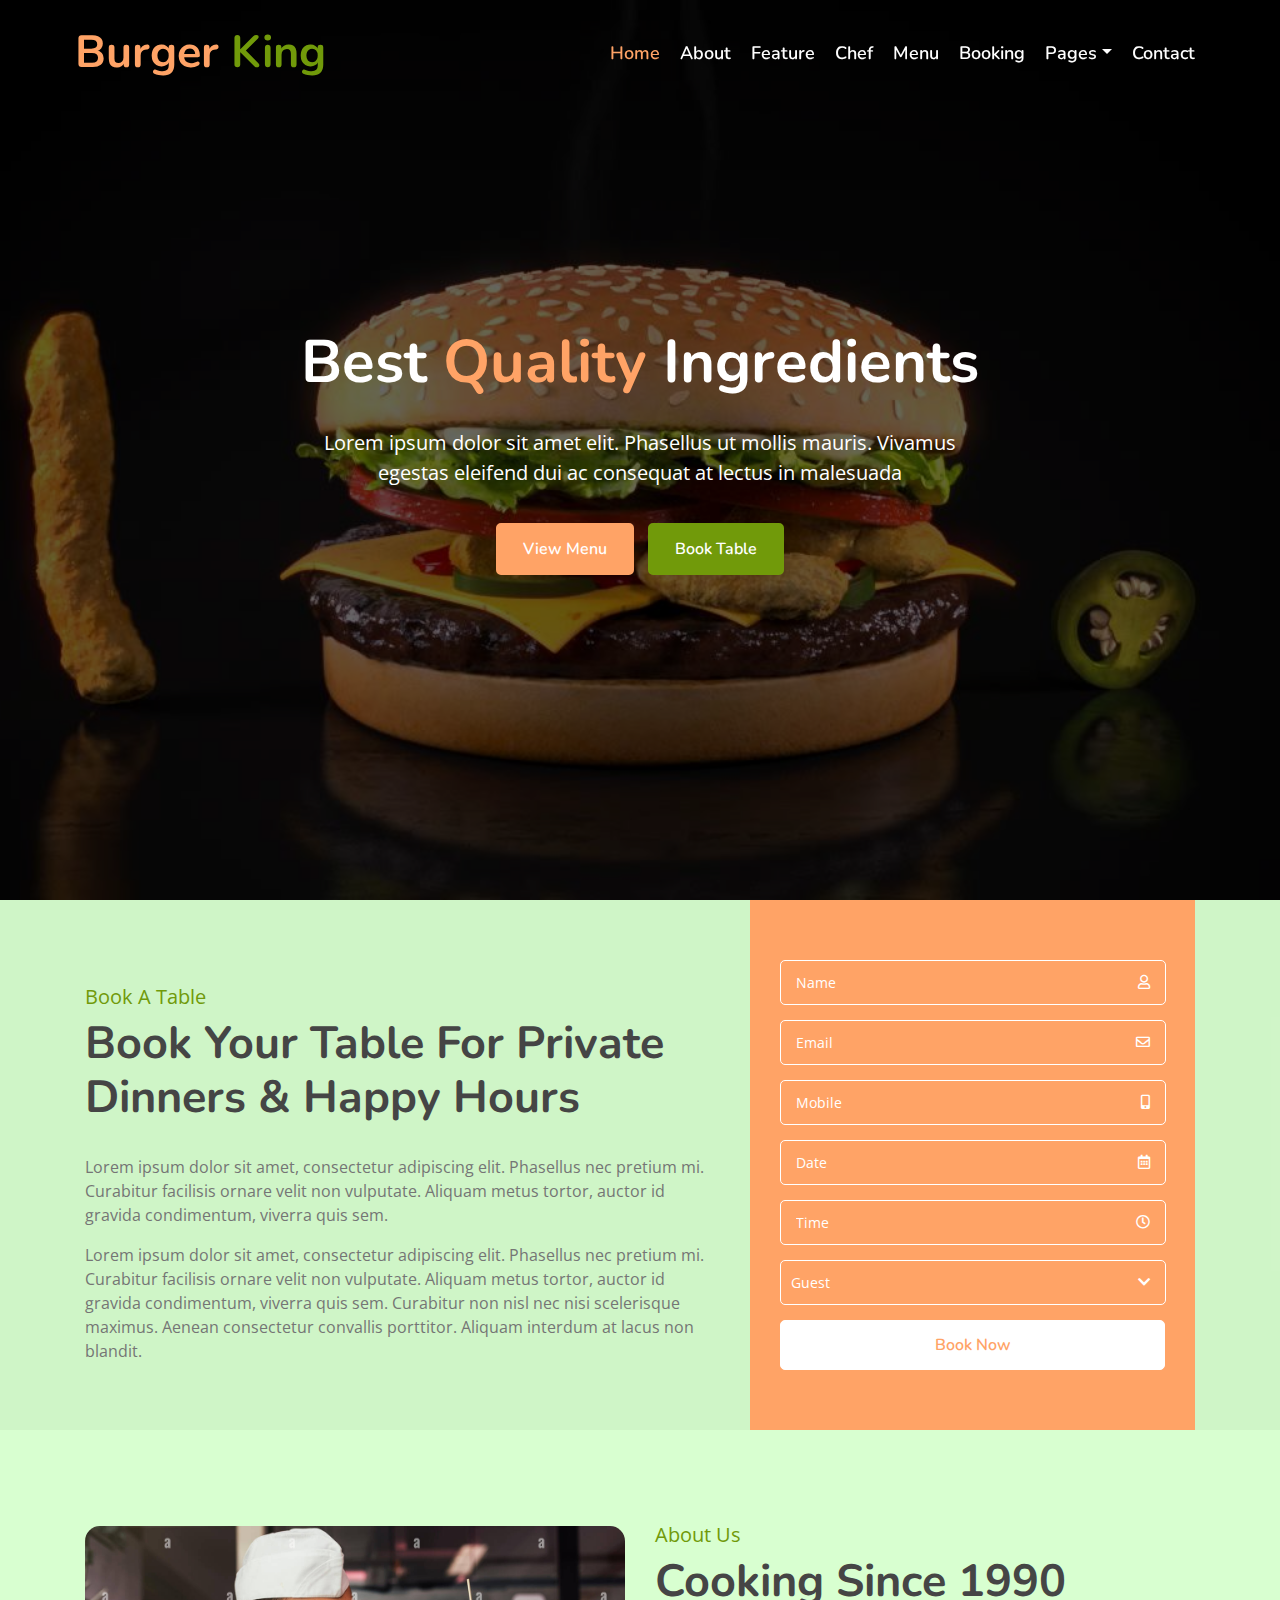
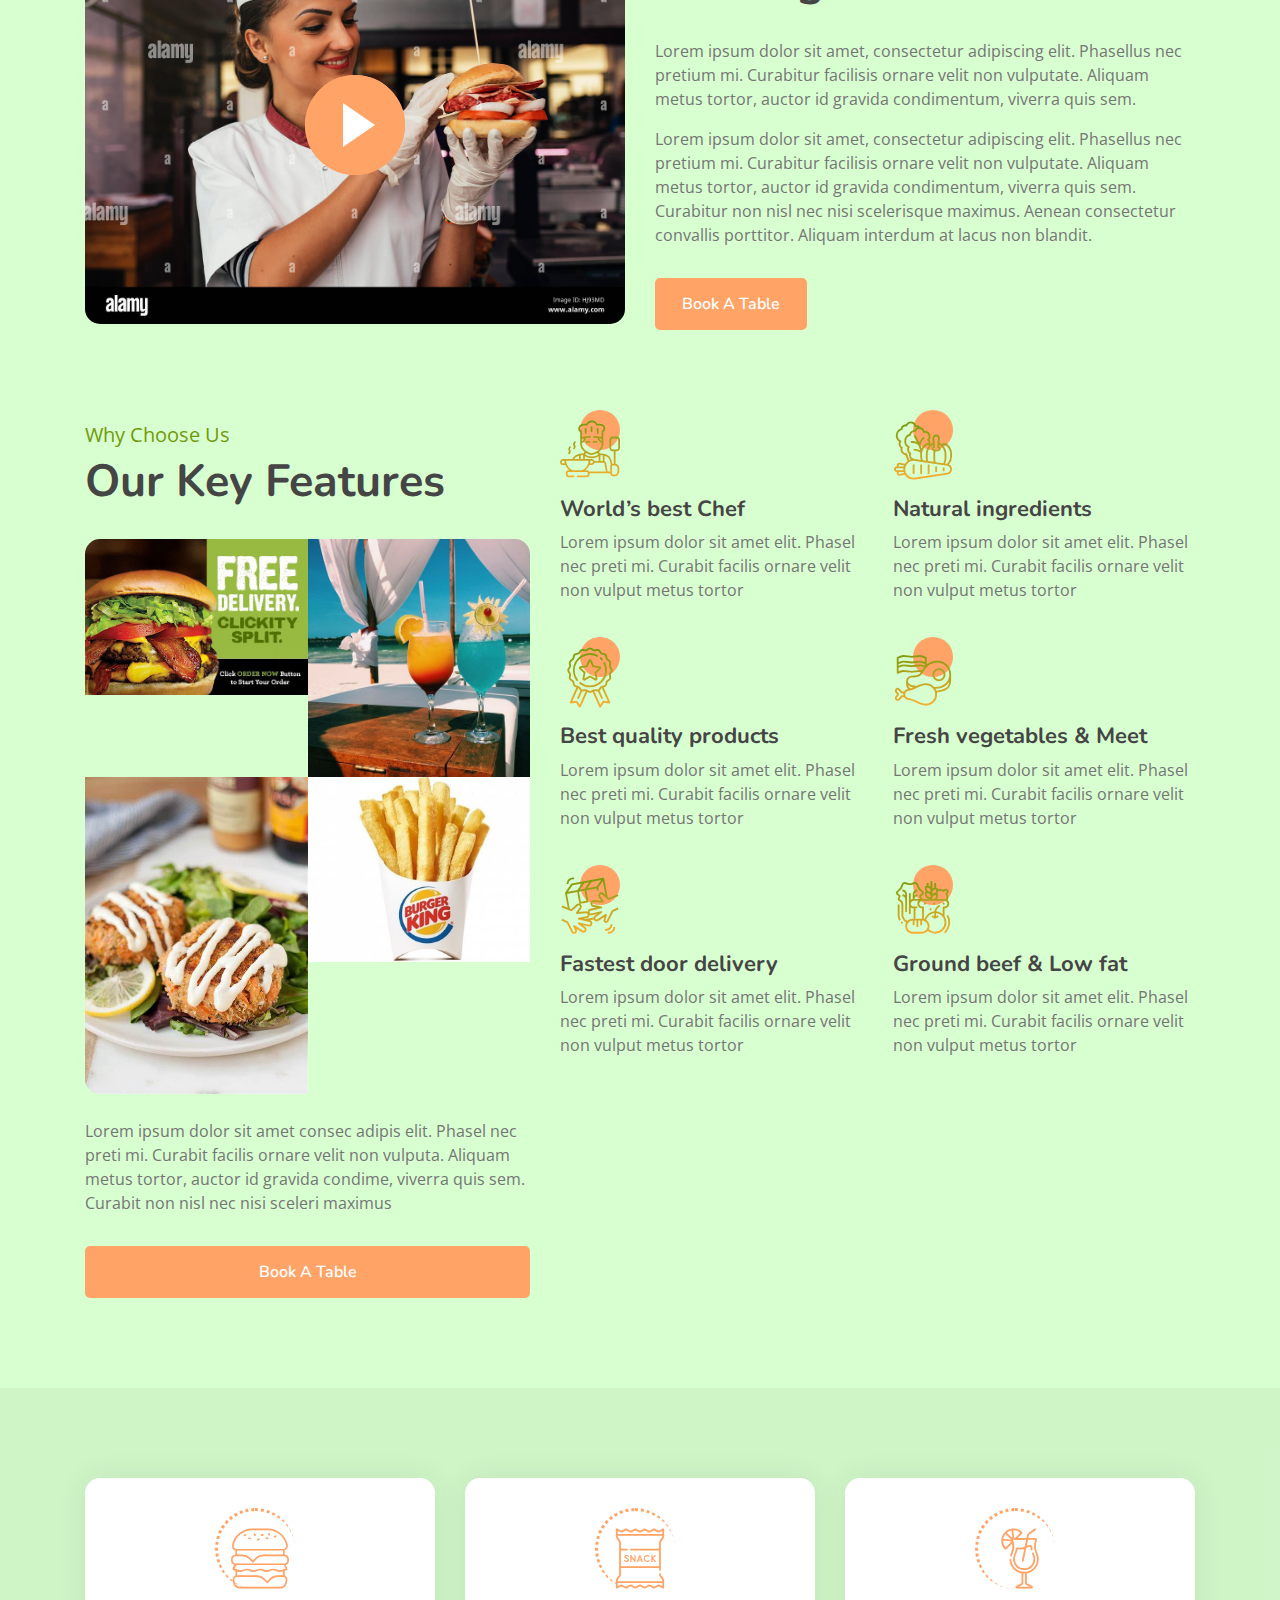
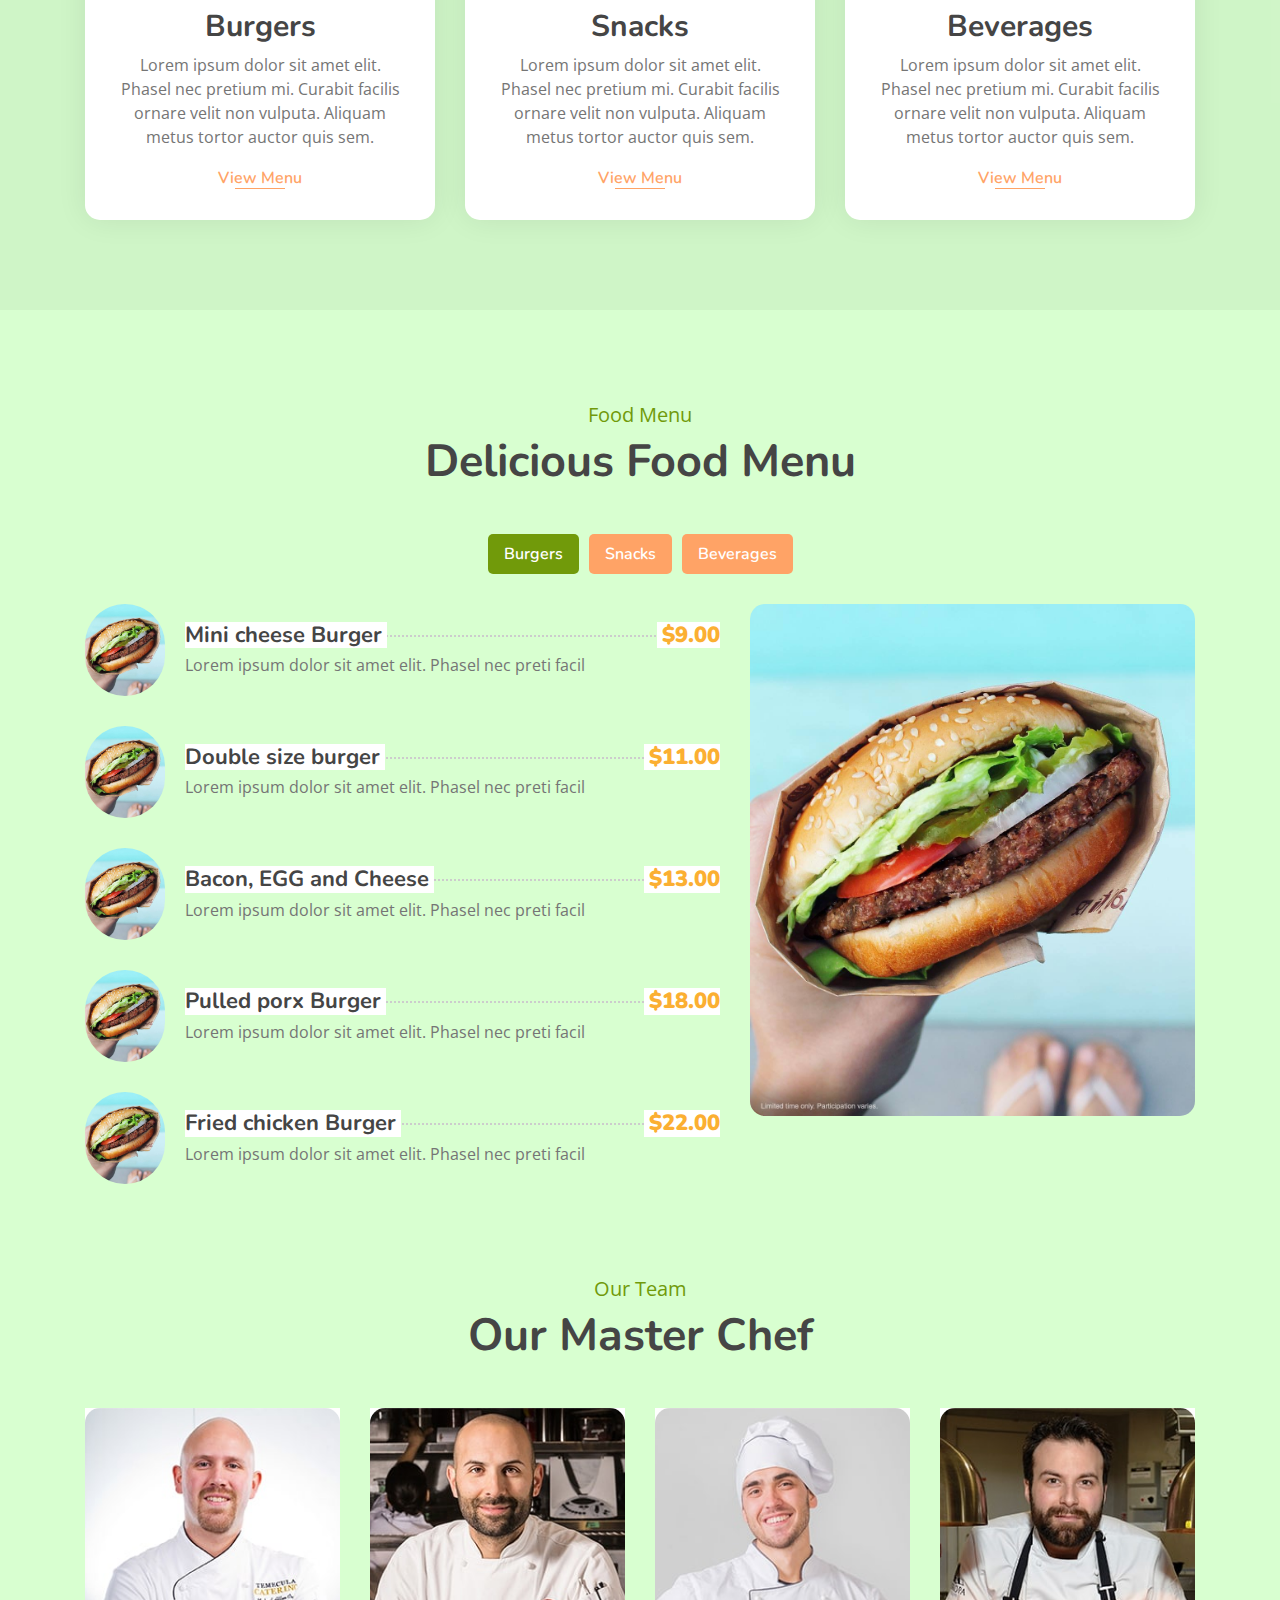
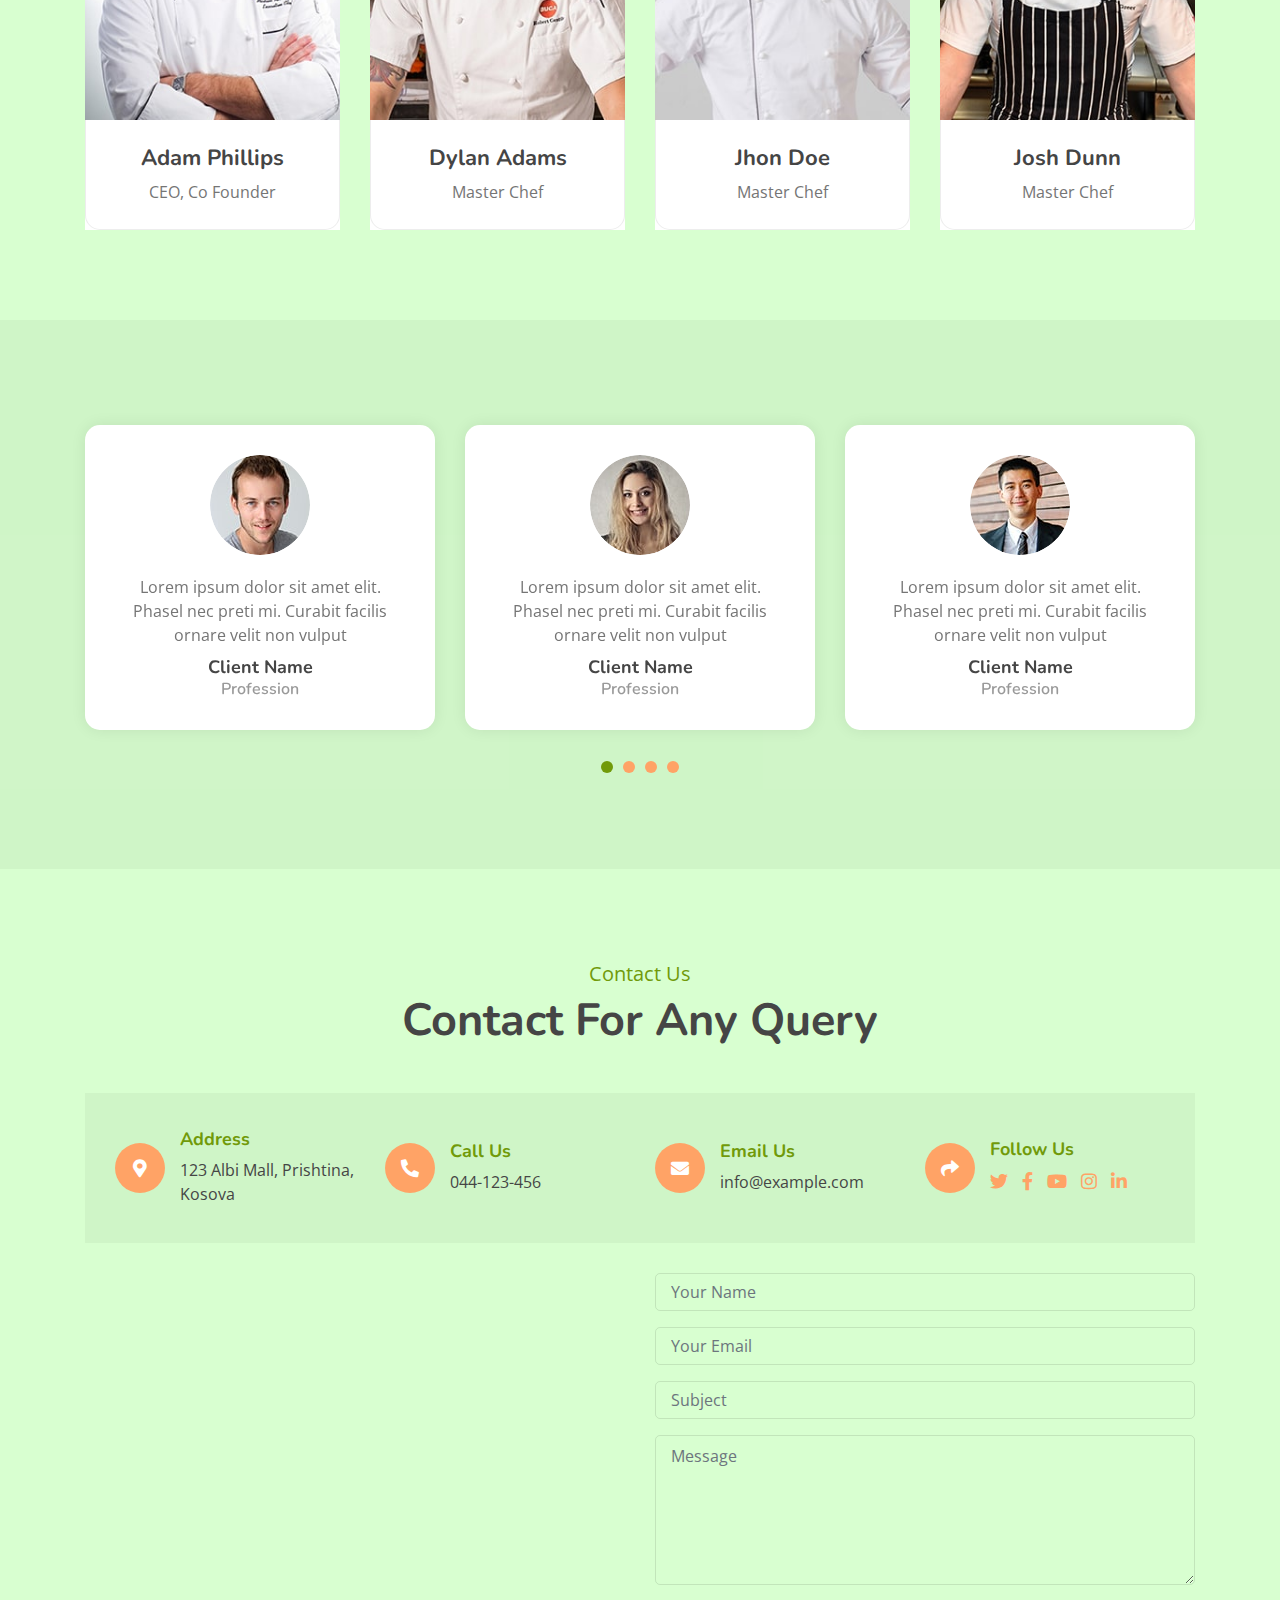
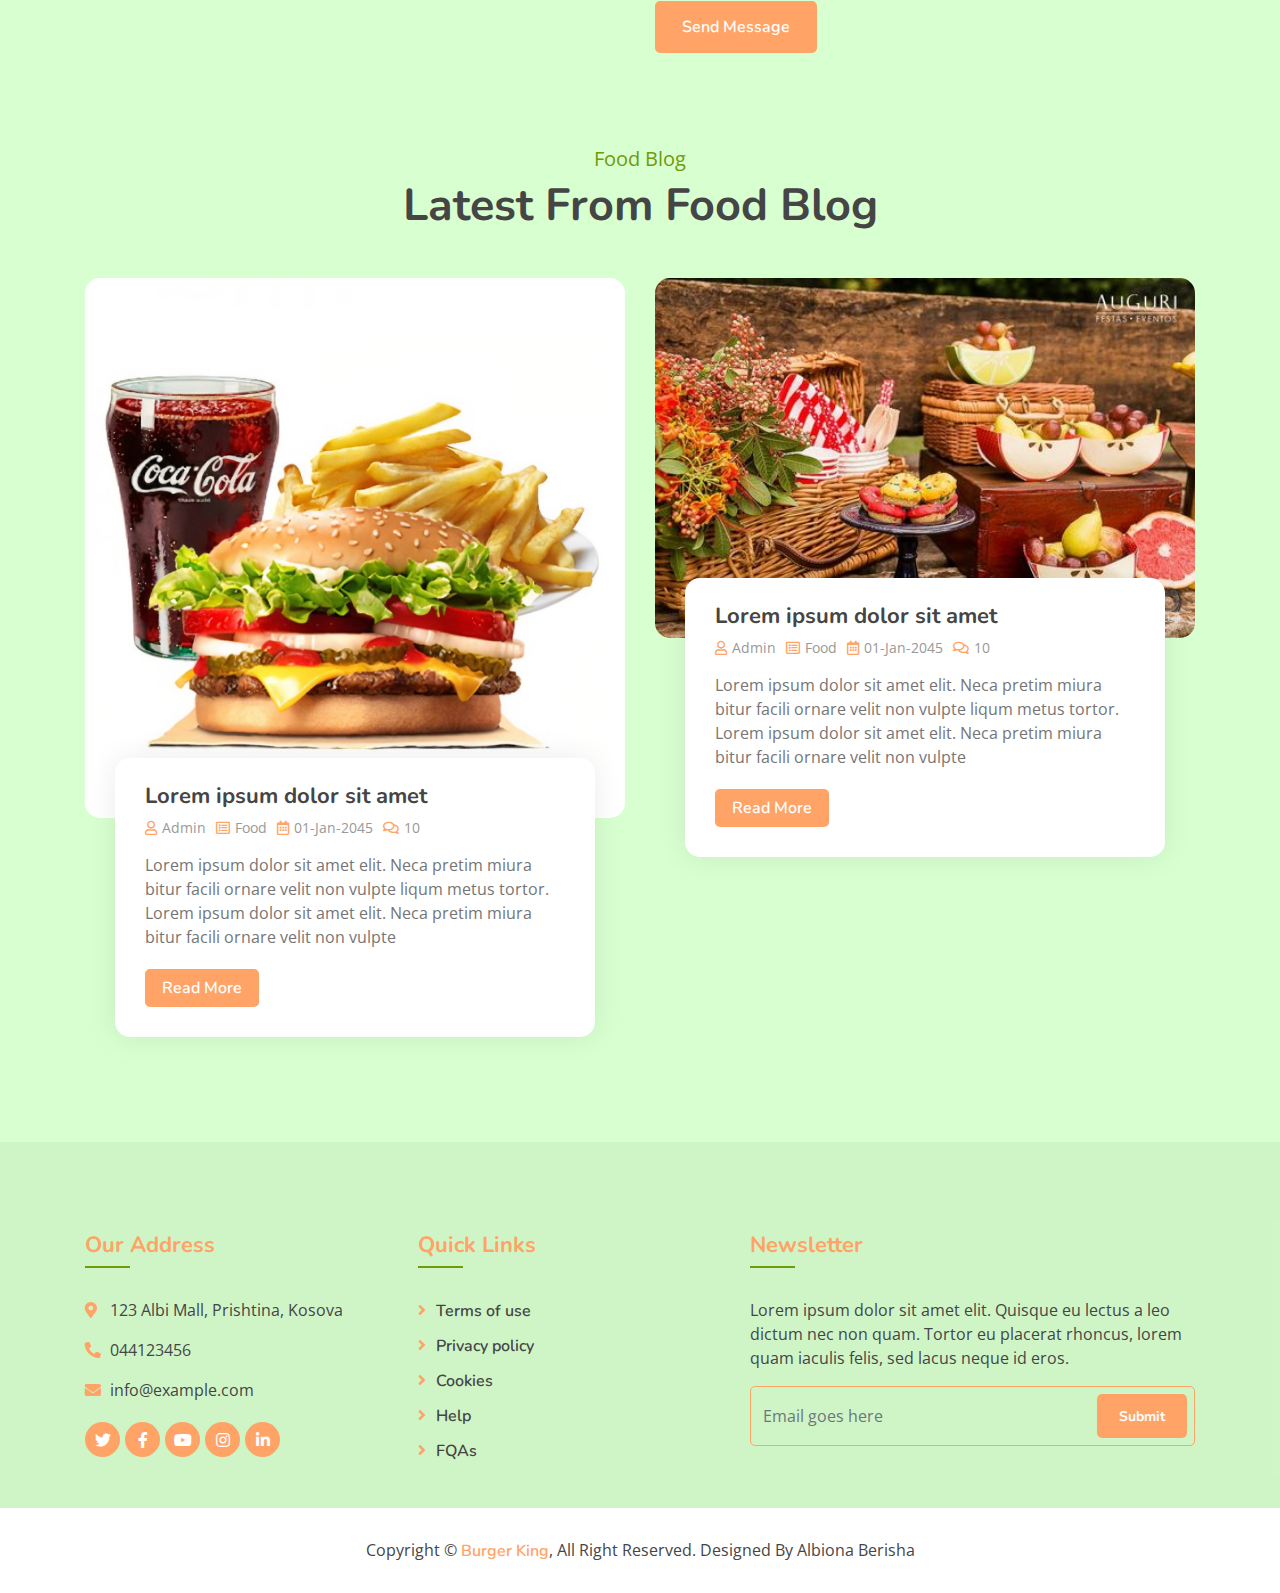
<file: index.html>
<!DOCTYPE html>
<html lang="en">
    <head>
        <meta charset="utf-8">
        <title>Burger King</title>
        <meta content="width=device-width, initial-scale=1.0" name="viewport">
        <meta content="Free Website Template" name="keywords">
        <meta content="Free Website Template" name="description">

        <!-- Favicon -->
        <link href="img/favicon.ico" rel="icon">

        <!-- Google Font -->
        <link href="https://fonts.googleapis.com/css?family=Open+Sans:300,400|Nunito:600,700" rel="stylesheet"> 
        
        <!-- CSS Libraries -->
        <link href="https://stackpath.bootstrapcdn.com/bootstrap/4.4.1/css/bootstrap.min.css" rel="stylesheet">
        <link href="https://cdnjs.cloudflare.com/ajax/libs/font-awesome/5.10.0/css/all.min.css" rel="stylesheet">
        <link href="lib/animate/animate.min.css" rel="stylesheet">
        <link href="lib/owlcarousel/assets/owl.carousel.min.css" rel="stylesheet">
        <link href="lib/flaticon/font/flaticon.css" rel="stylesheet">
        <link href="lib/tempusdominus/css/tempusdominus-bootstrap-4.min.css" rel="stylesheet" />

        <!-- Template Stylesheet -->
        <link href="css/style.css" rel="stylesheet">
    </head>

    <body>
        <!-- Nav Bar Start -->
        <div class="navbar navbar-expand-lg bg-light navbar-light">
            <div class="container-fluid">
                <a href="index.html" class="navbar-brand">Burger <span>King</span></a>
                <button type="button" class="navbar-toggler" data-toggle="collapse" data-target="#navbarCollapse">
                    <span class="navbar-toggler-icon"></span>
                </button>

                <div class="collapse navbar-collapse justify-content-between" id="navbarCollapse">
                    <div class="navbar-nav ml-auto">
                        <a href="index.html" class="nav-item nav-link active">Home</a>
                        <a href="about.html" class="nav-item nav-link">About</a>
                        <a href="feature.html" class="nav-item nav-link">Feature</a>
                        <a href="team.html" class="nav-item nav-link">Chef</a>
                        <a href="menu.html" class="nav-item nav-link">Menu</a>
                        <a href="booking.html" class="nav-item nav-link">Booking</a>
                        <div class="nav-item dropdown">
                            <a href="#" class="nav-link dropdown-toggle" data-toggle="dropdown">Pages</a>
                            <div class="dropdown-menu">
                                <a href="blog.html" class="dropdown-item">Blog Grid</a>
                                <a href="single.html" class="dropdown-item">Blog Detail</a>
                            </div>
                        </div>
                        <a href="contact.html" class="nav-item nav-link">Contact</a>
                    </div>
                </div>
            </div>
        </div>
        <!-- Nav Bar End -->


        <!-- Carousel Start -->
        <div class="carousel">
            <div class="container-fluid">
                <div class="owl-carousel">
                    <div class="carousel-item">
                        <div class="carousel-img">
                            <img src="img/carousel-1.jpg" alt="Image">
                        </div>
                        <div class="carousel-text">
                            <h1>Best <span>Quality</span> Ingredients</h1>
                            <p>
                                Lorem ipsum dolor sit amet elit. Phasellus ut mollis mauris. Vivamus egestas eleifend dui ac consequat at lectus in malesuada
                            </p>
                            <div class="carousel-btn">
                                <a class="btn custom-btn" href="">View Menu</a>
                                <a class="btn custom-btn" href="">Book Table</a>
                            </div>
                        </div>
                    </div>
                    <div class="carousel-item">
                        <div class="carousel-img">
                            <img src="img/carousel-2.jpg" alt="Image">
                        </div>
                        <div class="carousel-text">
                            <h1>World’s <span>Best</span> Chef</h1>
                            <p>
                                Morbi sagittis turpis id suscipit feugiat. Suspendisse eu augue urna. Morbi sagittis, orci sodales varius fermentum, tortor
                            </p>
                            <div class="carousel-btn">
                                <a class="btn custom-btn" href="">View Menu</a>
                                <a class="btn custom-btn" href="">Book Table</a>
                            </div>
                        </div>
                    </div>
                    <div class="carousel-item">
                        <div class="carousel-img">
                            <img src="img/carousel-3.jpg" alt="Image">
                        </div>
                        <div class="carousel-text">
                            <h1>Fastest Order <span>Delivery</span></h1>
                            <p>
                                Sed ultrices, est eget feugiat accumsan, dui nibh egestas tortor, ut rhoncus nibh ligula euismod quam. Proin pellentesque odio
                            </p>
                            <div class="carousel-btn">
                                <a class="btn custom-btn" href="">View Menu</a>
                                <a class="btn custom-btn" href="">Book Table</a>
                            </div>
                        </div>
                    </div>
                </div>
            </div>
        </div>
        <!-- Carousel End -->
        
        
        <!-- Booking Start -->
        <div class="booking">
            <div class="container">
                <div class="row align-items-center">
                    <div class="col-lg-7">
                        <div class="booking-content">
                            <div class="section-header">
                                <p>Book A Table</p>
                                <h2>Book Your Table For Private Dinners & Happy Hours</h2>
                            </div>
                            <div class="about-text">
                                <p>
                                    Lorem ipsum dolor sit amet, consectetur adipiscing elit. Phasellus nec pretium mi. Curabitur facilisis ornare velit non vulputate. Aliquam metus tortor, auctor id gravida condimentum, viverra quis sem.
                                </p>
                                <p>
                                    Lorem ipsum dolor sit amet, consectetur adipiscing elit. Phasellus nec pretium mi. Curabitur facilisis ornare velit non vulputate. Aliquam metus tortor, auctor id gravida condimentum, viverra quis sem. Curabitur non nisl nec nisi scelerisque maximus. Aenean consectetur convallis porttitor. Aliquam interdum at lacus non blandit.
                                </p>
                            </div>
                        </div>
                    </div>
                    <div class="col-lg-5">
                        <div class="booking-form">
                            <form>
                                <div class="control-group">
                                    <div class="input-group">
                                        <input type="text" class="form-control" placeholder="Name" required="required" />
                                        <div class="input-group-append">
                                            <div class="input-group-text"><i class="far fa-user"></i></div>
                                        </div>
                                    </div>
                                </div>
                                <div class="control-group">
                                    <div class="input-group">
                                        <input type="email" class="form-control" placeholder="Email" required="required" />
                                        <div class="input-group-append">
                                            <div class="input-group-text"><i class="far fa-envelope"></i></div>
                                        </div>
                                    </div>
                                </div>
                                <div class="control-group">
                                    <div class="input-group">
                                        <input type="text" class="form-control" placeholder="Mobile" required="required" />
                                        <div class="input-group-append">
                                            <div class="input-group-text"><i class="fa fa-mobile-alt"></i></div>
                                        </div>
                                    </div>
                                </div>
                                <div class="control-group">
                                    <div class="input-group date" id="date" data-target-input="nearest">
                                        <input type="text" class="form-control datetimepicker-input" placeholder="Date" data-target="#date" data-toggle="datetimepicker"/>
                                        <div class="input-group-append" data-target="#date" data-toggle="datetimepicker">
                                            <div class="input-group-text"><i class="far fa-calendar-alt"></i></div>
                                        </div>
                                    </div>
                                </div>
                                <div class="control-group">
                                    <div class="input-group time" id="time" data-target-input="nearest">
                                        <input type="text" class="form-control datetimepicker-input" placeholder="Time" data-target="#time" data-toggle="datetimepicker"/>
                                        <div class="input-group-append" data-target="#time" data-toggle="datetimepicker">
                                            <div class="input-group-text"><i class="far fa-clock"></i></div>
                                        </div>
                                    </div>
                                </div>
                                <div class="control-group">
                                    <div class="input-group">
                                        <select class="custom-select form-control">
                                            <option selected>Guest</option>
                                            <option value="1">1 Guest</option>
                                            <option value="2">2 Guest</option>
                                            <option value="3">3 Guest</option>
                                            <option value="4">4 Guest</option>
                                            <option value="5">5 Guest</option>
                                            <option value="6">6 Guest</option>
                                            <option value="7">7 Guest</option>
                                            <option value="8">8 Guest</option>
                                            <option value="9">9 Guest</option>
                                            <option value="10">10 Guest</option>
                                        </select>
                                        <div class="input-group-append">
                                            <div class="input-group-text"><i class="fa fa-chevron-down"></i></div>
                                        </div>
                                    </div>
                                </div>
                                <div>
                                    <button class="btn custom-btn" type="submit">Book Now</button>
                                </div>
                            </form>
                        </div>
                    </div>
                </div>
            </div>
        </div>
        <!-- Booking End -->
        

        <!-- About Start -->
        <div class="about">
            <div class="container">
                <div class="row align-items-center">
                    <div class="col-lg-6">
                        <div class="about-img">
                            <img src="img/about.jpg" alt="Image">
                            <button type="button" class="btn-play" data-toggle="modal" data-src="https://www.youtube.com/embed/DWRcNpR6Kdc" data-target="#videoModal">
                                <span></span>
                            </button>
                        </div>
                    </div>
                    <div class="col-lg-6">
                        <div class="about-content">
                            <div class="section-header">
                                <p>About Us</p>
                                <h2>Cooking Since 1990</h2>
                            </div>
                            <div class="about-text">
                                <p>
                                    Lorem ipsum dolor sit amet, consectetur adipiscing elit. Phasellus nec pretium mi. Curabitur facilisis ornare velit non vulputate. Aliquam metus tortor, auctor id gravida condimentum, viverra quis sem.
                                </p>
                                <p>
                                    Lorem ipsum dolor sit amet, consectetur adipiscing elit. Phasellus nec pretium mi. Curabitur facilisis ornare velit non vulputate. Aliquam metus tortor, auctor id gravida condimentum, viverra quis sem. Curabitur non nisl nec nisi scelerisque maximus. Aenean consectetur convallis porttitor. Aliquam interdum at lacus non blandit.
                                </p>
                                <a class="btn custom-btn" href="">Book A Table</a>
                            </div>
                        </div>
                    </div>
                </div>
            </div>
        </div>
        <!-- About End -->
        
        
        <!-- Video Modal Start-->
        <div class="modal fade" id="videoModal" tabindex="-1" role="dialog" aria-labelledby="exampleModalLabel" aria-hidden="true">
            <div class="modal-dialog" role="document">
                <div class="modal-content">
                    <div class="modal-body">
                        <button type="button" class="close" data-dismiss="modal" aria-label="Close">
                            <span aria-hidden="true">&times;</span>
                        </button>        
                        <!-- 16:9 aspect ratio -->
                        <div class="embed-responsive embed-responsive-16by9">
                            <iframe class="embed-responsive-item" src="" id="video"  allowscriptaccess="always" allow="autoplay"></iframe>
                        </div>
                    </div>
                </div>
            </div>
        </div> 
        <!-- Video Modal End -->
        
        
        <!-- Feature Start -->
        <div class="feature">
            <div class="container">
                <div class="row">
                    <div class="col-lg-5">
                        <div class="section-header">
                            <p>Why Choose Us</p>
                            <h2>Our Key Features</h2>
                        </div>
                        <div class="feature-text">
                            <div class="feature-img">
                                <div class="row">
                                    <div class="col-6">
                                        <img src="img/feature-1.jpg" alt="Image">
                                    </div>
                                    <div class="col-6">
                                        <img src="img/feature-2.jpg" alt="Image">
                                    </div>
                                    <div class="col-6">
                                        <img src="img/feature-3.jpg" alt="Image">
                                    </div>
                                    <div class="col-6">
                                        <img src="img/feature-4.jpg" alt="Image">
                                    </div>
                                </div>
                            </div>
                            <p>
                                Lorem ipsum dolor sit amet consec adipis elit. Phasel nec preti mi. Curabit facilis ornare velit non vulputa. Aliquam metus tortor, auctor id gravida condime, viverra quis sem. Curabit non nisl nec nisi sceleri maximus 
                            </p>
                            <a class="btn custom-btn" href="">Book A Table</a>
                        </div>
                    </div>
                    <div class="col-lg-7">
                        <div class="row">
                            <div class="col-sm-6">
                                <div class="feature-item">
                                    <i class="flaticon-cooking"></i>
                                    <h3>World’s best Chef</h3>
                                    <p>
                                        Lorem ipsum dolor sit amet elit. Phasel nec preti mi. Curabit facilis ornare velit non vulput metus tortor
                                    </p>
                                </div>
                            </div>
                            <div class="col-sm-6">
                                <div class="feature-item">
                                    <i class="flaticon-vegetable"></i>
                                    <h3>Natural ingredients</h3>
                                    <p>
                                        Lorem ipsum dolor sit amet elit. Phasel nec preti mi. Curabit facilis ornare velit non vulput metus tortor
                                    </p>
                                </div>
                            </div>
                        </div>
                        <div class="row">
                            <div class="col-sm-6">
                                <div class="feature-item">
                                    <i class="flaticon-medal"></i>
                                    <h3>Best quality products</h3>
                                    <p>
                                        Lorem ipsum dolor sit amet elit. Phasel nec preti mi. Curabit facilis ornare velit non vulput metus tortor
                                    </p>
                                </div>
                            </div>
                            <div class="col-sm-6">
                                <div class="feature-item">
                                    <i class="flaticon-meat"></i>
                                    <h3>Fresh vegetables & Meet</h3>
                                    <p>
                                        Lorem ipsum dolor sit amet elit. Phasel nec preti mi. Curabit facilis ornare velit non vulput metus tortor
                                    </p>
                                </div>
                            </div>
                        </div>
                        <div class="row">
                            <div class="col-sm-6">
                                <div class="feature-item">
                                    <i class="flaticon-courier"></i>
                                    <h3>Fastest door delivery</h3>
                                    <p>
                                        Lorem ipsum dolor sit amet elit. Phasel nec preti mi. Curabit facilis ornare velit non vulput metus tortor
                                    </p>
                                </div>
                            </div>
                            <div class="col-sm-6">
                                <div class="feature-item">
                                    <i class="flaticon-fruits-and-vegetables"></i>
                                    <h3>Ground beef & Low fat</h3>
                                    <p>
                                        Lorem ipsum dolor sit amet elit. Phasel nec preti mi. Curabit facilis ornare velit non vulput metus tortor
                                    </p>
                                </div>
                            </div>
                        </div>
                    </div>
                </div>
            </div>
        </div>
        <!-- Feature End -->
        
        
        <!-- Food Start -->
        <div class="food">
            <div class="container">
                <div class="row align-items-center">
                    <div class="col-md-4">
                        <div class="food-item">
                            <i class="flaticon-burger"></i>
                            <h2>Burgers</h2>
                            <p>
                                Lorem ipsum dolor sit amet elit. Phasel nec pretium mi. Curabit facilis ornare velit non vulputa. Aliquam metus tortor auctor quis sem. 
                            </p>
                            <a href="">View Menu</a>
                        </div>
                    </div>
                    <div class="col-md-4">
                        <div class="food-item">
                            <i class="flaticon-snack"></i>
                            <h2>Snacks</h2>
                            <p>
                                Lorem ipsum dolor sit amet elit. Phasel nec pretium mi. Curabit facilis ornare velit non vulputa. Aliquam metus tortor auctor quis sem. 
                            </p>
                            <a href="">View Menu</a>
                        </div>
                    </div>
                    <div class="col-md-4">
                        <div class="food-item">
                            <i class="flaticon-cocktail"></i>
                            <h2>Beverages</h2>
                            <p>
                                Lorem ipsum dolor sit amet elit. Phasel nec pretium mi. Curabit facilis ornare velit non vulputa. Aliquam metus tortor auctor quis sem. 
                            </p>
                            <a href="">View Menu</a>
                        </div>
                    </div>
                </div>
            </div>
        </div>
        <!-- Food End -->
        
        
        <!-- Menu Start -->
        <div class="menu">
            <div class="container">
                <div class="section-header text-center">
                    <p>Food Menu</p>
                    <h2>Delicious Food Menu</h2>
                </div>
                <div class="menu-tab">
                    <ul class="nav nav-pills justify-content-center">
                        <li class="nav-item">
                            <a class="nav-link active" data-toggle="pill" href="#burgers">Burgers</a>
                        </li>
                        <li class="nav-item">
                            <a class="nav-link" data-toggle="pill" href="#snacks">Snacks</a>
                        </li>
                        <li class="nav-item">
                            <a class="nav-link" data-toggle="pill" href="#beverages">Beverages</a>
                        </li>
                    </ul>
                    <div class="tab-content">
                        <div id="burgers" class="container tab-pane active">
                            <div class="row">
                                <div class="col-lg-7 col-md-12">
                                    <div class="menu-item">
                                        <div class="menu-img">
                                            <img src="img/menu-burger.jpg" alt="Image">
                                        </div>
                                        <div class="menu-text">
                                            <h3><span>Mini cheese Burger</span> <strong>$9.00</strong></h3>
                                            <p>Lorem ipsum dolor sit amet elit. Phasel nec preti facil</p>
                                        </div>
                                    </div>
                                    <div class="menu-item">
                                        <div class="menu-img">
                                            <img src="img/menu-burger.jpg" alt="Image">
                                        </div>
                                        <div class="menu-text">
                                            <h3><span>Double size burger</span> <strong>$11.00</strong></h3>
                                            <p>Lorem ipsum dolor sit amet elit. Phasel nec preti facil</p>
                                        </div>
                                    </div>
                                    <div class="menu-item">
                                        <div class="menu-img">
                                            <img src="img/menu-burger.jpg" alt="Image">
                                        </div>
                                        <div class="menu-text">
                                            <h3><span>Bacon, EGG and Cheese</span> <strong>$13.00</strong></h3>
                                            <p>Lorem ipsum dolor sit amet elit. Phasel nec preti facil</p>
                                        </div>
                                    </div>
                                    <div class="menu-item">
                                        <div class="menu-img">
                                            <img src="img/menu-burger.jpg" alt="Image">
                                        </div>
                                        <div class="menu-text">
                                            <h3><span>Pulled porx Burger</span> <strong>$18.00</strong></h3>
                                            <p>Lorem ipsum dolor sit amet elit. Phasel nec preti facil</p>
                                        </div>
                                    </div>
                                    <div class="menu-item">
                                        <div class="menu-img">
                                            <img src="img/menu-burger.jpg" alt="Image">
                                        </div>
                                        <div class="menu-text">
                                            <h3><span>Fried chicken Burger</span> <strong>$22.00</strong></h3>
                                            <p>Lorem ipsum dolor sit amet elit. Phasel nec preti facil</p>
                                        </div>
                                    </div>
                                </div>
                                <div class="col-lg-5 d-none d-lg-block">
                                    <img src="img/menu-burger-img.jpg" alt="Image">
                                </div>
                            </div>
                        </div>
                        <div id="snacks" class="container tab-pane fade">
                            <div class="row">
                                <div class="col-lg-7 col-md-12">
                                    <div class="menu-item">
                                        <div class="menu-img">
                                            <img src="img/menu-snack.jpg" alt="Image">
                                        </div>
                                        <div class="menu-text">
                                            <h3><span>Corn Tikki - Spicy fried Aloo</span> <strong>$15.00</strong></h3>
                                            <p>Lorem ipsum dolor sit amet elit. Phasel nec preti facil</p>
                                        </div>
                                    </div>
                                    <div class="menu-item">
                                        <div class="menu-img">
                                            <img src="img/menu-snack.jpg" alt="Image">
                                        </div>
                                        <div class="menu-text">
                                            <h3><span>Bread besan Toast</span> <strong>$35.00</strong></h3>
                                            <p>Lorem ipsum dolor sit amet elit. Phasel nec preti facil</p>
                                        </div>
                                    </div>
                                    <div class="menu-item">
                                        <div class="menu-img">
                                            <img src="img/menu-snack.jpg" alt="Image">
                                        </div>
                                        <div class="menu-text">
                                            <h3><span>Healthy soya nugget snacks</span> <strong>$20.00</strong></h3>
                                            <p>Lorem ipsum dolor sit amet elit. Phasel nec preti facil</p>
                                        </div>
                                    </div>
                                    <div class="menu-item">
                                        <div class="menu-img">
                                            <img src="img/menu-snack.jpg" alt="Image">
                                        </div>
                                        <div class="menu-text">
                                            <h3><span>Tandoori Soya Chunks</span> <strong>$30.00</strong></h3>
                                            <p>Lorem ipsum dolor sit amet elit. Phasel nec preti facil</p>
                                        </div>
                                    </div>
                                </div>
                                <div class="col-lg-5 d-none d-lg-block">
                                    <img src="img/menu-snack-img.jpg" alt="Image">
                                </div>
                            </div>
                        </div>
                        <div id="beverages" class="container tab-pane fade">
                            <div class="row">
                                <div class="col-lg-7 col-md-12">
                                    <div class="menu-item">
                                        <div class="menu-img">
                                            <img src="img/menu-beverage.jpg" alt="Image">
                                        </div>
                                        <div class="menu-text">
                                            <h3><span>Single Cup Brew</span> <strong>$7.00</strong></h3>
                                            <p>Lorem ipsum dolor sit amet elit. Phasel nec preti facil</p>
                                        </div>
                                    </div>
                                    <div class="menu-item">
                                        <div class="menu-img">
                                            <img src="img/menu-beverage.jpg" alt="Image">
                                        </div>
                                        <div class="menu-text">
                                            <h3><span>Caffe Americano</span> <strong>$9.00</strong></h3>
                                            <p>Lorem ipsum dolor sit amet elit. Phasel nec preti facil</p>
                                        </div>
                                    </div>
                                    <div class="menu-item">
                                        <div class="menu-img">
                                            <img src="img/menu-beverage.jpg" alt="Image">
                                        </div>
                                        <div class="menu-text">
                                            <h3><span>Caramel Macchiato</span> <strong>$15.00</strong></h3>
                                            <p>Lorem ipsum dolor sit amet elit. Phasel nec preti facil</p>
                                        </div>
                                    </div>
                                    <div class="menu-item">
                                        <div class="menu-img">
                                            <img src="img/menu-beverage.jpg" alt="Image">
                                        </div>
                                        <div class="menu-text">
                                            <h3><span>Standard black coffee</span> <strong>$8.00</strong></h3>
                                            <p>Lorem ipsum dolor sit amet elit. Phasel nec preti facil</p>
                                        </div>
                                    </div>
                                    <div class="menu-item">
                                        <div class="menu-img">
                                            <img src="img/menu-beverage.jpg" alt="Image">
                                        </div>
                                        <div class="menu-text">
                                            <h3><span>Standard black coffee</span> <strong>$12.00</strong></h3>
                                            <p>Lorem ipsum dolor sit amet elit. Phasel nec preti facil</p>
                                        </div>
                                    </div>
                                </div>
                                <div class="col-lg-5 d-none d-lg-block">
                                    <img src="img/menu-beverage-img.jpg" alt="Image">
                                </div>
                            </div>
                        </div>
                    </div>
                </div>
            </div>
        </div>
        <!-- Menu End -->
        
        
        <!-- Team Start -->
        <div class="team">
            <div class="container">
                <div class="section-header text-center">
                    <p>Our Team</p>
                    <h2>Our Master Chef</h2>
                </div>
                <div class="row">
                    <div class="col-lg-3 col-md-6">
                        <div class="team-item">
                            <div class="team-img">
                                <img src="img/team-1.jpg" alt="Image">
                                <div class="team-social">
                                    <a href=""><i class="fab fa-twitter"></i></a>
                                    <a href=""><i class="fab fa-facebook-f"></i></a>
                                    <a href=""><i class="fab fa-linkedin-in"></i></a>
                                    <a href=""><i class="fab fa-instagram"></i></a>
                                </div>
                            </div>
                            <div class="team-text">
                                <h2>Adam Phillips</h2>
                                <p>CEO, Co Founder</p>
                            </div>
                        </div>
                    </div>
                    <div class="col-lg-3 col-md-6">
                        <div class="team-item">
                            <div class="team-img">
                                <img src="img/team-2.jpg" alt="Image">
                                <div class="team-social">
                                    <a href=""><i class="fab fa-twitter"></i></a>
                                    <a href=""><i class="fab fa-facebook-f"></i></a>
                                    <a href=""><i class="fab fa-linkedin-in"></i></a>
                                    <a href=""><i class="fab fa-instagram"></i></a>
                                </div>
                            </div>
                            <div class="team-text">
                                <h2>Dylan Adams</h2>
                                <p>Master Chef</p>
                            </div>
                        </div>
                    </div>
                    <div class="col-lg-3 col-md-6">
                        <div class="team-item">
                            <div class="team-img">
                                <img src="img/team-3.jpg" alt="Image">
                                <div class="team-social">
                                    <a href=""><i class="fab fa-twitter"></i></a>
                                    <a href=""><i class="fab fa-facebook-f"></i></a>
                                    <a href=""><i class="fab fa-linkedin-in"></i></a>
                                    <a href=""><i class="fab fa-instagram"></i></a>
                                </div>
                            </div>
                            <div class="team-text">
                                <h2>Jhon Doe</h2>
                                <p>Master Chef</p>
                            </div>
                        </div>
                    </div>
                    <div class="col-lg-3 col-md-6">
                        <div class="team-item">
                            <div class="team-img">
                                <img src="img/team-4.jpg" alt="Image">
                                <div class="team-social">
                                    <a href=""><i class="fab fa-twitter"></i></a>
                                    <a href=""><i class="fab fa-facebook-f"></i></a>
                                    <a href=""><i class="fab fa-linkedin-in"></i></a>
                                    <a href=""><i class="fab fa-instagram"></i></a>
                                </div>
                            </div>
                            <div class="team-text">
                                <h2>Josh Dunn</h2>
                                <p>Master Chef</p>
                            </div>
                        </div>
                    </div>
                </div>
            </div>
        </div>
        <!-- Team End -->
        
        
        <!-- Testimonial Start -->
        <div class="testimonial">
            <div class="container">
                <div class="owl-carousel testimonials-carousel">
                    <div class="testimonial-item">
                        <div class="testimonial-img">
                            <img src="img/testimonial-1.jpg" alt="Image">
                        </div>
                        <p>
                            Lorem ipsum dolor sit amet elit. Phasel nec preti mi. Curabit facilis ornare velit non vulput
                        </p>
                        <h2>Client Name</h2>
                        <h3>Profession</h3>
                    </div>
                    <div class="testimonial-item">
                        <div class="testimonial-img">
                            <img src="img/testimonial-2.jpg" alt="Image">
                        </div>
                        <p>
                            Lorem ipsum dolor sit amet elit. Phasel nec preti mi. Curabit facilis ornare velit non vulput
                        </p>
                        <h2>Client Name</h2>
                        <h3>Profession</h3>
                    </div>
                    <div class="testimonial-item">
                        <div class="testimonial-img">
                            <img src="img/testimonial-3.jpg" alt="Image">
                        </div>
                        <p>
                            Lorem ipsum dolor sit amet elit. Phasel nec preti mi. Curabit facilis ornare velit non vulput
                        </p>
                        <h2>Client Name</h2>
                        <h3>Profession</h3>
                    </div>
                    <div class="testimonial-item">
                        <div class="testimonial-img">
                            <img src="img/testimonial-4.jpg" alt="Image">
                        </div>
                        <p>
                            Lorem ipsum dolor sit amet elit. Phasel nec preti mi. Curabit facilis ornare velit non vulput
                        </p>
                        <h2>Client Name</h2>
                        <h3>Profession</h3>
                    </div>
                </div>
            </div>
        </div>
        <!-- Testimonial End -->
        
        
        <!-- Contact Start -->
        <div class="contact">
            <div class="container">
                <div class="section-header text-center">
                    <p>Contact Us</p>
                    <h2>Contact For Any Query</h2>
                </div>
                <div class="row align-items-center contact-information">
                    <div class="col-md-6 col-lg-3">
                        <div class="contact-info">
                            <div class="contact-icon">
                                <i class="fa fa-map-marker-alt"></i>
                            </div>
                            <div class="contact-text">
                                <h3>Address</h3>
                                <p>123 Albi Mall, Prishtina, Kosova</p>
                            </div>
                        </div>
                    </div>
                    <div class="col-md-6 col-lg-3">
                        <div class="contact-info">
                            <div class="contact-icon">
                                <i class="fa fa-phone-alt"></i>
                            </div>
                            <div class="contact-text">
                                <h3>Call Us</h3>
                                <p>044-123-456</p>
                            </div>
                        </div>
                    </div>
                    <div class="col-md-6 col-lg-3">
                        <div class="contact-info">
                            <div class="contact-icon">
                                <i class="fa fa-envelope"></i>
                            </div>
                            <div class="contact-text">
                                <h3>Email Us</h3>
                                <p>info@example.com</p>
                            </div>
                        </div>
                    </div>
                    <div class="col-md-6 col-lg-3">
                        <div class="contact-info">
                            <div class="contact-icon">
                                <i class="fa fa-share"></i>
                            </div>
                            <div class="contact-text">
                                <h3>Follow Us</h3>
                                <div class="contact-social">
                                    <a href=""><i class="fab fa-twitter"></i></a>
                                    <a href=""><i class="fab fa-facebook-f"></i></a>
                                    <a href=""><i class="fab fa-youtube"></i></a>
                                    <a href=""><i class="fab fa-instagram"></i></a>
                                    <a href=""><i class="fab fa-linkedin-in"></i></a>
                                </div>
                            </div>
                        </div>
                    </div>
                </div>
                <div class="row contact-form">
                    <div class="col-md-6">
                        <iframe src="https://www.google.com/maps/embed?pb=!1m18!1m12!1m3!1d3001156.4288297426!2d-78.01371936852176!3d42.72876761954724!2m3!1f0!2f0!3f0!3m2!1i1024!2i768!4f13.1!3m3!1m2!1s0x4ccc4bf0f123a5a9%3A0xddcfc6c1de189567!2sNew%20York%2C%20USA!5e0!3m2!1sen!2sbd!4v1600663868074!5m2!1sen!2sbd" frameborder="0" style="border:0;" allowfullscreen="" aria-hidden="false" tabindex="0"></iframe>
                    </div>
                    <div class="col-md-6">
                        <div id="success"></div>
                        <form name="sentMessage" id="contactForm" novalidate="novalidate">
                            <div class="control-group">
                                <input type="text" class="form-control" id="name" placeholder="Your Name" required="required" data-validation-required-message="Please enter your name" />
                                <p class="help-block text-danger"></p>
                            </div>
                            <div class="control-group">
                                <input type="email" class="form-control" id="email" placeholder="Your Email" required="required" data-validation-required-message="Please enter your email" />
                                <p class="help-block text-danger"></p>
                            </div>
                            <div class="control-group">
                                <input type="text" class="form-control" id="subject" placeholder="Subject" required="required" data-validation-required-message="Please enter a subject" />
                                <p class="help-block text-danger"></p>
                            </div>
                            <div class="control-group">
                                <textarea class="form-control" id="message" placeholder="Message" required="required" data-validation-required-message="Please enter your message"></textarea>
                                <p class="help-block text-danger"></p>
                            </div>
                            <div>
                                <button class="btn custom-btn" type="submit" id="sendMessageButton">Send Message</button>
                            </div>
                        </form>
                    </div>
                </div>
            </div>
        </div>
        <!-- Contact End -->


        <!-- Blog Start -->
        <div class="blog">
            <div class="container">
                <div class="section-header text-center">
                    <p>Food Blog</p>
                    <h2>Latest From Food Blog</h2>
                </div>
                <div class="row">
                    <div class="col-md-6">
                        <div class="blog-item">
                            <div class="blog-img">
                                <img src="img/blog-1.jpg" alt="Blog">
                            </div>
                            <div class="blog-content">
                                <h2 class="blog-title">Lorem ipsum dolor sit amet</h2>
                                <div class="blog-meta">
                                    <p><i class="far fa-user"></i>Admin</p>
                                    <p><i class="far fa-list-alt"></i>Food</p>
                                    <p><i class="far fa-calendar-alt"></i>01-Jan-2045</p>
                                    <p><i class="far fa-comments"></i>10</p>
                                </div>
                                <div class="blog-text">
                                    <p>
                                        Lorem ipsum dolor sit amet elit. Neca pretim miura bitur facili ornare velit non vulpte liqum metus tortor. Lorem ipsum dolor sit amet elit. Neca pretim miura bitur facili ornare velit non vulpte
                                    </p>
                                    <a class="btn custom-btn" href="">Read More</a>
                                </div>
                            </div>
                        </div>
                    </div>
                    <div class="col-md-6">
                        <div class="blog-item">
                            <div class="blog-img">
                                <img src="img/blog-2.jpg" alt="Blog">
                            </div>
                            <div class="blog-content">
                                <h2 class="blog-title">Lorem ipsum dolor sit amet</h2>
                                <div class="blog-meta">
                                    <p><i class="far fa-user"></i>Admin</p>
                                    <p><i class="far fa-list-alt"></i>Food</p>
                                    <p><i class="far fa-calendar-alt"></i>01-Jan-2045</p>
                                    <p><i class="far fa-comments"></i>10</p>
                                </div>
                                <div class="blog-text">
                                    <p>
                                        Lorem ipsum dolor sit amet elit. Neca pretim miura bitur facili ornare velit non vulpte liqum metus tortor. Lorem ipsum dolor sit amet elit. Neca pretim miura bitur facili ornare velit non vulpte
                                    </p>
                                    <a class="btn custom-btn" href="">Read More</a>
                                </div>
                            </div>
                        </div>
                    </div>
                </div>
            </div>
        </div>
        <!-- Blog End -->


        <!-- Footer Start -->
        <div class="footer">
            <div class="container">
                <div class="row">
                    <div class="col-lg-7">
                        <div class="row">
                            <div class="col-md-6">
                                <div class="footer-contact">
                                    <h2>Our Address</h2>
                                    <p><i class="fa fa-map-marker-alt"></i>123 Albi Mall,  Prishtina, Kosova</p>
                                    <p><i class="fa fa-phone-alt"></i>044123456</p>
                                    <p><i class="fa fa-envelope"></i>info@example.com</p>
                                    <div class="footer-social">
                                        <a href=""><i class="fab fa-twitter"></i></a>
                                        <a href=""><i class="fab fa-facebook-f"></i></a>
                                        <a href=""><i class="fab fa-youtube"></i></a>
                                        <a href=""><i class="fab fa-instagram"></i></a>
                                        <a href=""><i class="fab fa-linkedin-in"></i></a>
                                    </div>
                                </div>
                            </div>
                            <div class="col-md-6">
                                <div class="footer-link">
                                    <h2>Quick Links</h2>
                                    <a href="">Terms of use</a>
                                    <a href="">Privacy policy</a>
                                    <a href="">Cookies</a>
                                    <a href="">Help</a>
                                    <a href="">FQAs</a>
                                </div>
                            </div>
                        </div>
                    </div>
                    <div class="col-lg-5">
                        <div class="footer-newsletter">
                            <h2>Newsletter</h2>
                            <p>
                                Lorem ipsum dolor sit amet elit. Quisque eu lectus a leo dictum nec non quam. Tortor eu placerat rhoncus, lorem quam iaculis felis, sed lacus neque id eros.
                            </p>
                            <div class="form">
                                <input class="form-control" placeholder="Email goes here">
                                <button class="btn custom-btn">Submit</button>
                            </div>
                        </div>
                    </div>
                </div>
            </div>
            <div class="copyright">
                <div class="container">
                    <p>Copyright &copy; <a href="#">Burger King</a>, All Right Reserved.</p>
                    <p>Designed By Albiona Berisha</a></p>
                </div>
            </div>
        </div>
        <!-- Footer End -->

        <a href="#" class="back-to-top"><i class="fa fa-chevron-up"></i></a>

        <!-- JavaScript Libraries -->
        <script src="https://code.jquery.com/jquery-3.4.1.min.js"></script>
        <script src="https://stackpath.bootstrapcdn.com/bootstrap/4.4.1/js/bootstrap.bundle.min.js"></script>
        <script src="lib/easing/easing.min.js"></script>
        <script src="lib/owlcarousel/owl.carousel.min.js"></script>
        <script src="lib/tempusdominus/js/moment.min.js"></script>
        <script src="lib/tempusdominus/js/moment-timezone.min.js"></script>
        <script src="lib/tempusdominus/js/tempusdominus-bootstrap-4.min.js"></script>
        
        <!-- Contact Javascript File -->
        <script src="mail/jqBootstrapValidation.min.js"></script>
        <script src="mail/contact.js"></script>

        <!-- Template Javascript -->
        <script src="js/main.js"></script>
    </body>
</html>
</file>
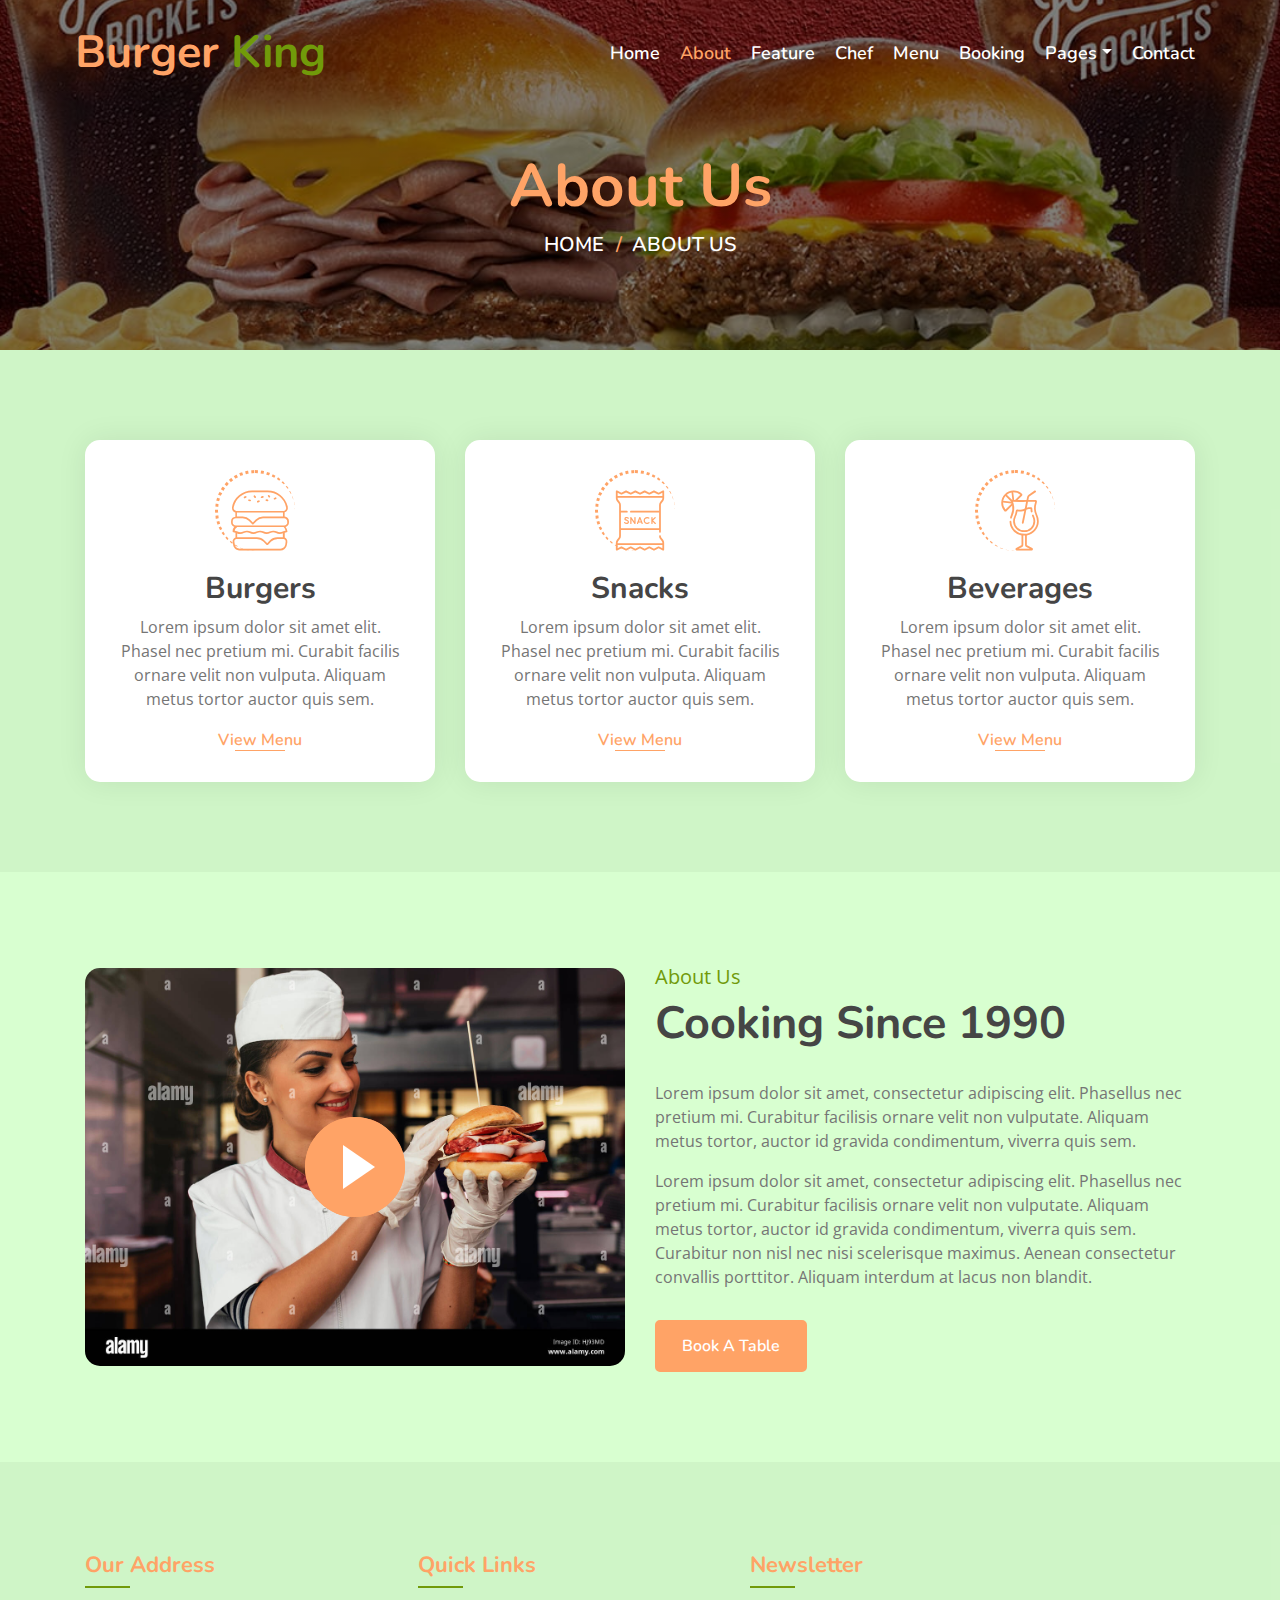
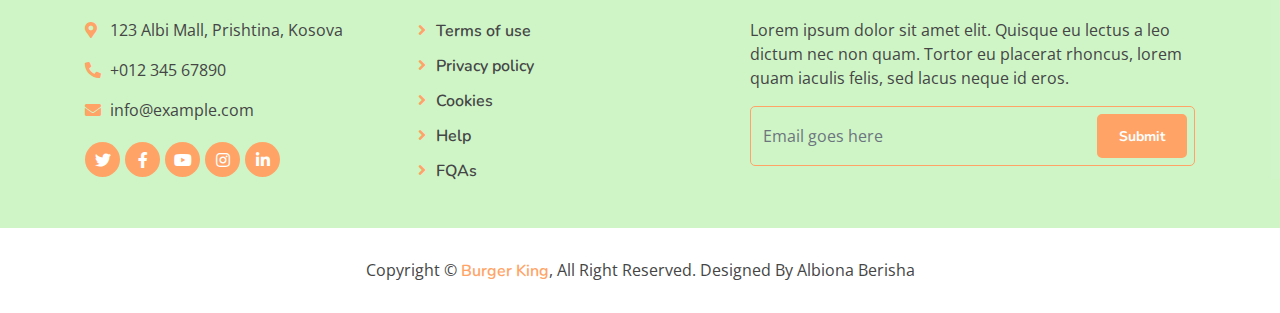
<file: about.html>
<!DOCTYPE html>
<html lang="en">
    <head>
        <meta charset="utf-8">
        <title>Burger King</title>
        <meta content="width=device-width, initial-scale=1.0" name="viewport">
        <meta content="Free Website Template" name="keywords">
        <meta content="Free Website Template" name="description">

        <!-- Favicon -->
        <link href="img/favicon.ico" rel="icon">

        <!-- Google Font -->
        <link href="https://fonts.googleapis.com/css?family=Open+Sans:300,400|Nunito:600,700" rel="stylesheet"> 
        
        <!-- CSS Libraries -->
        <link href="https://stackpath.bootstrapcdn.com/bootstrap/4.4.1/css/bootstrap.min.css" rel="stylesheet">
        <link href="https://cdnjs.cloudflare.com/ajax/libs/font-awesome/5.10.0/css/all.min.css" rel="stylesheet">
        <link href="lib/animate/animate.min.css" rel="stylesheet">
        <link href="lib/owlcarousel/assets/owl.carousel.min.css" rel="stylesheet">
        <link href="lib/flaticon/font/flaticon.css" rel="stylesheet">
        <link href="lib/tempusdominus/css/tempusdominus-bootstrap-4.min.css" rel="stylesheet" />

        <!-- Template Stylesheet -->
        <link href="css/style.css" rel="stylesheet">
    </head>

    <body>
        <!-- Nav Bar Start -->
        <div class="navbar navbar-expand-lg bg-light navbar-light">
            <div class="container-fluid">
                <a href="index.html" class="navbar-brand">Burger <span>King</span></a>
                <button type="button" class="navbar-toggler" data-toggle="collapse" data-target="#navbarCollapse">
                    <span class="navbar-toggler-icon"></span>
                </button>

                <div class="collapse navbar-collapse justify-content-between" id="navbarCollapse">
                    <div class="navbar-nav ml-auto">
                        <a href="index.html" class="nav-item nav-link">Home</a>
                        <a href="about.html" class="nav-item nav-link active">About</a>
                        <a href="feature.html" class="nav-item nav-link">Feature</a>
                        <a href="team.html" class="nav-item nav-link">Chef</a>
                        <a href="menu.html" class="nav-item nav-link">Menu</a>
                        <a href="booking.html" class="nav-item nav-link">Booking</a>
                        <div class="nav-item dropdown">
                            <a href="#" class="nav-link dropdown-toggle" data-toggle="dropdown">Pages</a>
                            <div class="dropdown-menu">
                                <a href="blog.html" class="dropdown-item">Blog Grid</a>
                                <a href="single.html" class="dropdown-item">Blog Detail</a>
                            </div>
                        </div>
                        <a href="contact.html" class="nav-item nav-link">Contact</a>
                    </div>
                </div>
            </div>
        </div>
        <!-- Nav Bar End -->
        
        
        <!-- Page Header Start -->
        <div class="page-header mb-0">
            <div class="container">
                <div class="row">
                    <div class="col-12">
                        <h2>About Us</h2>
                    </div>
                    <div class="col-12">
                        <a href="">Home</a>
                        <a href="">About Us</a>
                    </div>
                </div>
            </div>
        </div>
        <!-- Page Header End -->
        
        
        <!-- Food Start -->
        <div class="food mt-0">
            <div class="container">
                <div class="row align-items-center">
                    <div class="col-md-4">
                        <div class="food-item">
                            <i class="flaticon-burger"></i>
                            <h2>Burgers</h2>
                            <p>
                                Lorem ipsum dolor sit amet elit. Phasel nec pretium mi. Curabit facilis ornare velit non vulputa. Aliquam metus tortor auctor quis sem. 
                            </p>
                            <a href="">View Menu</a>
                        </div>
                    </div>
                    <div class="col-md-4">
                        <div class="food-item">
                            <i class="flaticon-snack"></i>
                            <h2>Snacks</h2>
                            <p>
                                Lorem ipsum dolor sit amet elit. Phasel nec pretium mi. Curabit facilis ornare velit non vulputa. Aliquam metus tortor auctor quis sem. 
                            </p>
                            <a href="">View Menu</a>
                        </div>
                    </div>
                    <div class="col-md-4">
                        <div class="food-item">
                            <i class="flaticon-cocktail"></i>
                            <h2>Beverages</h2>
                            <p>
                                Lorem ipsum dolor sit amet elit. Phasel nec pretium mi. Curabit facilis ornare velit non vulputa. Aliquam metus tortor auctor quis sem. 
                            </p>
                            <a href="">View Menu</a>
                        </div>
                    </div>
                </div>
            </div>
        </div>
        <!-- Food End -->
        

        <!-- About Start -->
        <div class="about">
            <div class="container">
                <div class="row align-items-center">
                    <div class="col-lg-6">
                        <div class="about-img">
                            <img src="img/about.jpg" alt="Image">
                            <button type="button" class="btn-play" data-toggle="modal" data-src="https://www.youtube.com/embed/DWRcNpR6Kdc" data-target="#videoModal">
                                <span></span>
                            </button>
                        </div>
                    </div>
                    <div class="col-lg-6">
                        <div class="about-content">
                            <div class="section-header">
                                <p>About Us</p>
                                <h2>Cooking Since 1990</h2>
                            </div>
                            <div class="about-text">
                                <p>
                                    Lorem ipsum dolor sit amet, consectetur adipiscing elit. Phasellus nec pretium mi. Curabitur facilisis ornare velit non vulputate. Aliquam metus tortor, auctor id gravida condimentum, viverra quis sem.
                                </p>
                                <p>
                                    Lorem ipsum dolor sit amet, consectetur adipiscing elit. Phasellus nec pretium mi. Curabitur facilisis ornare velit non vulputate. Aliquam metus tortor, auctor id gravida condimentum, viverra quis sem. Curabitur non nisl nec nisi scelerisque maximus. Aenean consectetur convallis porttitor. Aliquam interdum at lacus non blandit.
                                </p>
                                <a class="btn custom-btn" href="">Book A Table</a>
                            </div>
                        </div>
                    </div>
                </div>
            </div>
        </div>
        <!-- About End -->
        
        
        <!-- Video Modal Start-->
        <div class="modal fade" id="videoModal" tabindex="-1" role="dialog" aria-labelledby="exampleModalLabel" aria-hidden="true">
            <div class="modal-dialog" role="document">
                <div class="modal-content">
                    <div class="modal-body">
                        <button type="button" class="close" data-dismiss="modal" aria-label="Close">
                            <span aria-hidden="true">&times;</span>
                        </button>        
                        <!-- 16:9 aspect ratio -->
                        <div class="embed-responsive embed-responsive-16by9">
                            <iframe class="embed-responsive-item" src="" id="video"  allowscriptaccess="always" allow="autoplay"></iframe>
                        </div>
                    </div>
                </div>
            </div>
        </div> 
        <!-- Video Modal End -->


        <!-- Footer Start -->
        <div class="footer">
            <div class="container">
                <div class="row">
                    <div class="col-lg-7">
                        <div class="row">
                            <div class="col-md-6">
                                <div class="footer-contact">
                                    <h2>Our Address</h2>
                                    <p><i class="fa fa-map-marker-alt"></i>123 Albi Mall, Prishtina, Kosova</p>
                                    <p><i class="fa fa-phone-alt"></i>+012 345 67890</p>
                                    <p><i class="fa fa-envelope"></i>info@example.com</p>
                                    <div class="footer-social">
                                        <a href=""><i class="fab fa-twitter"></i></a>
                                        <a href=""><i class="fab fa-facebook-f"></i></a>
                                        <a href=""><i class="fab fa-youtube"></i></a>
                                        <a href=""><i class="fab fa-instagram"></i></a>
                                        <a href=""><i class="fab fa-linkedin-in"></i></a>
                                    </div>
                                </div>
                            </div>
                            <div class="col-md-6">
                                <div class="footer-link">
                                    <h2>Quick Links</h2>
                                    <a href="">Terms of use</a>
                                    <a href="">Privacy policy</a>
                                    <a href="">Cookies</a>
                                    <a href="">Help</a>
                                    <a href="">FQAs</a>
                                </div>
                            </div>
                        </div>
                    </div>
                    <div class="col-lg-5">
                        <div class="footer-newsletter">
                            <h2>Newsletter</h2>
                            <p>
                                Lorem ipsum dolor sit amet elit. Quisque eu lectus a leo dictum nec non quam. Tortor eu placerat rhoncus, lorem quam iaculis felis, sed lacus neque id eros.
                            </p>
                            <div class="form">
                                <input class="form-control" placeholder="Email goes here">
                                <button class="btn custom-btn">Submit</button>
                            </div>
                        </div>
                    </div>
                </div>
            </div>
            <div class="copyright">
                <div class="container">
                    <p>Copyright &copy; <a href="#">Burger King</a>, All Right Reserved.</p>
                    <p>Designed By Albiona Berisha</a></p>
                </div>
            </div>
        </div>
        <!-- Footer End -->

        <a href="#" class="back-to-top"><i class="fa fa-chevron-up"></i></a>

        <!-- JavaScript Libraries -->
        <script src="https://code.jquery.com/jquery-3.4.1.min.js"></script>
        <script src="https://stackpath.bootstrapcdn.com/bootstrap/4.4.1/js/bootstrap.bundle.min.js"></script>
        <script src="lib/easing/easing.min.js"></script>
        <script src="lib/owlcarousel/owl.carousel.min.js"></script>
        <script src="lib/tempusdominus/js/moment.min.js"></script>
        <script src="lib/tempusdominus/js/moment-timezone.min.js"></script>
        <script src="lib/tempusdominus/js/tempusdominus-bootstrap-4.min.js"></script>
        
        <!-- Contact Javascript File -->
        <script src="mail/jqBootstrapValidation.min.js"></script>
        <script src="mail/contact.js"></script>

        <!-- Template Javascript -->
        <script src="js/main.js"></script>
    </body>
</html>
</file>
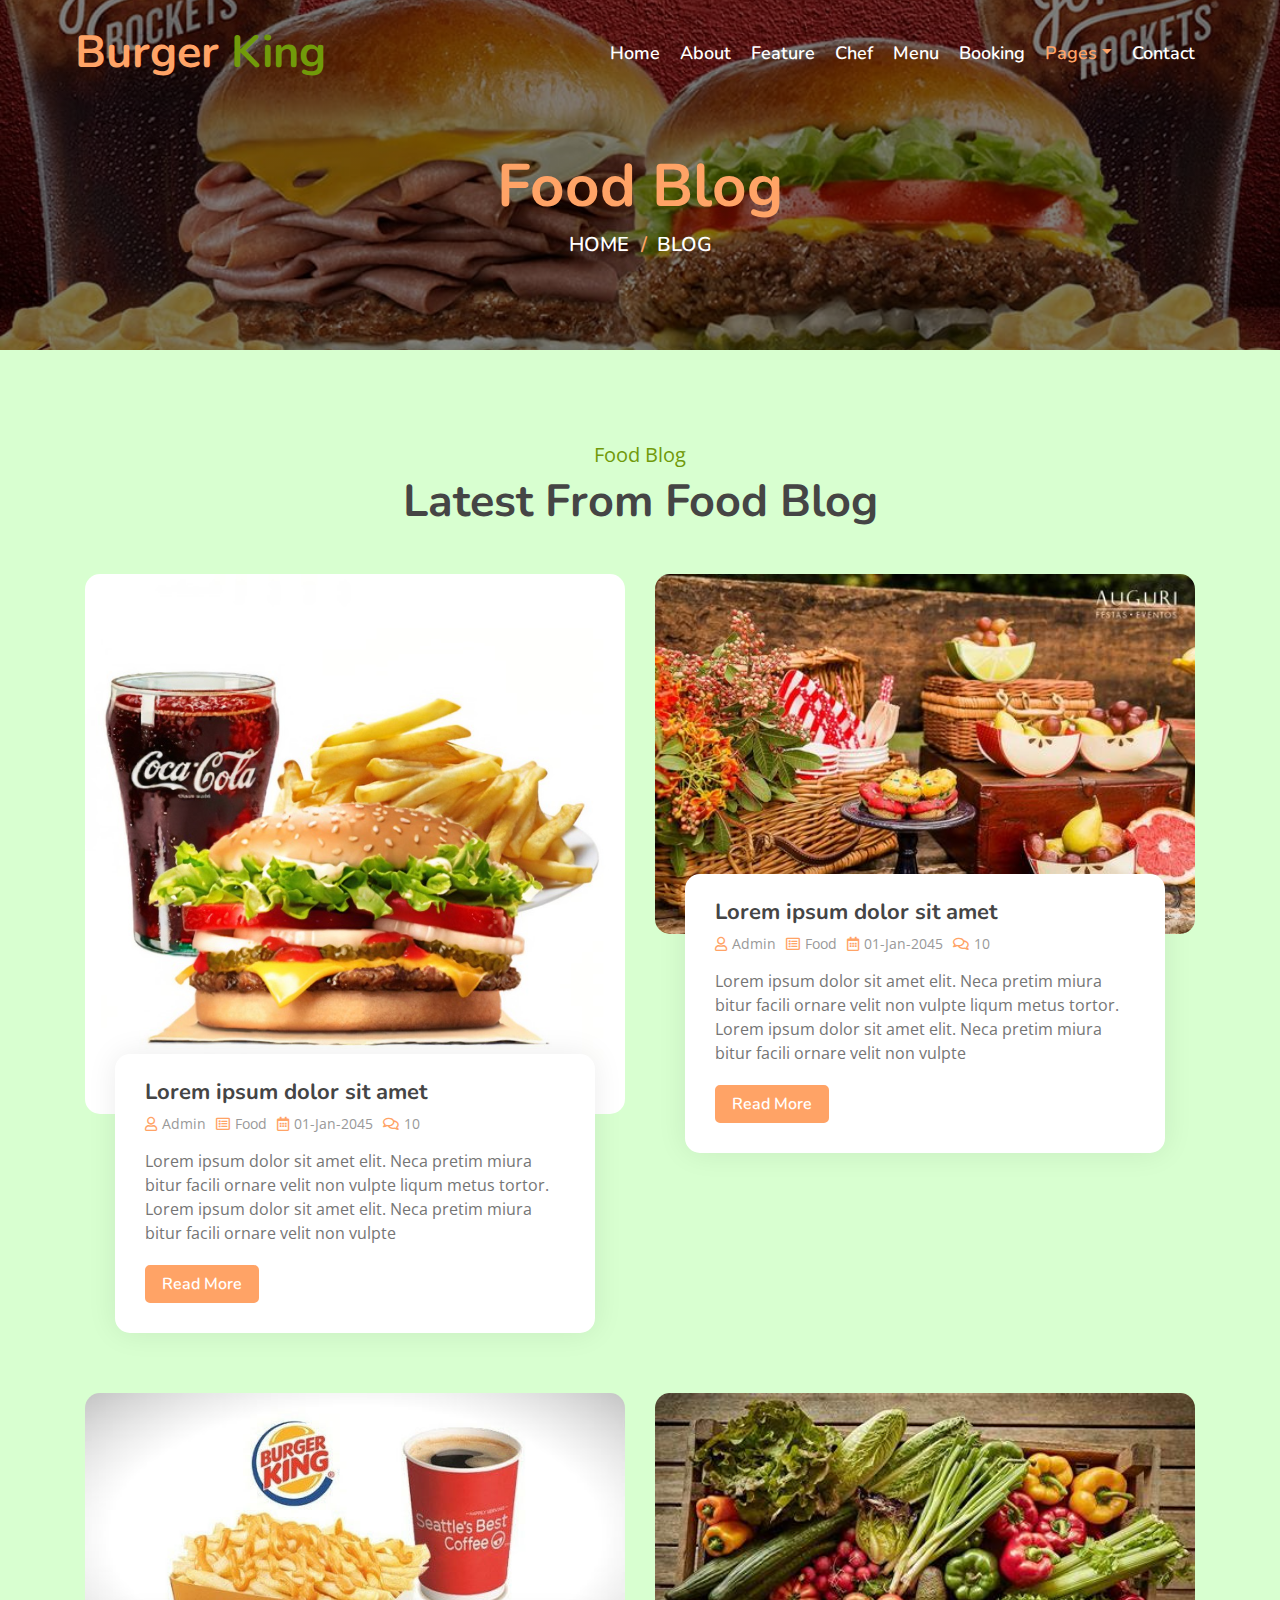
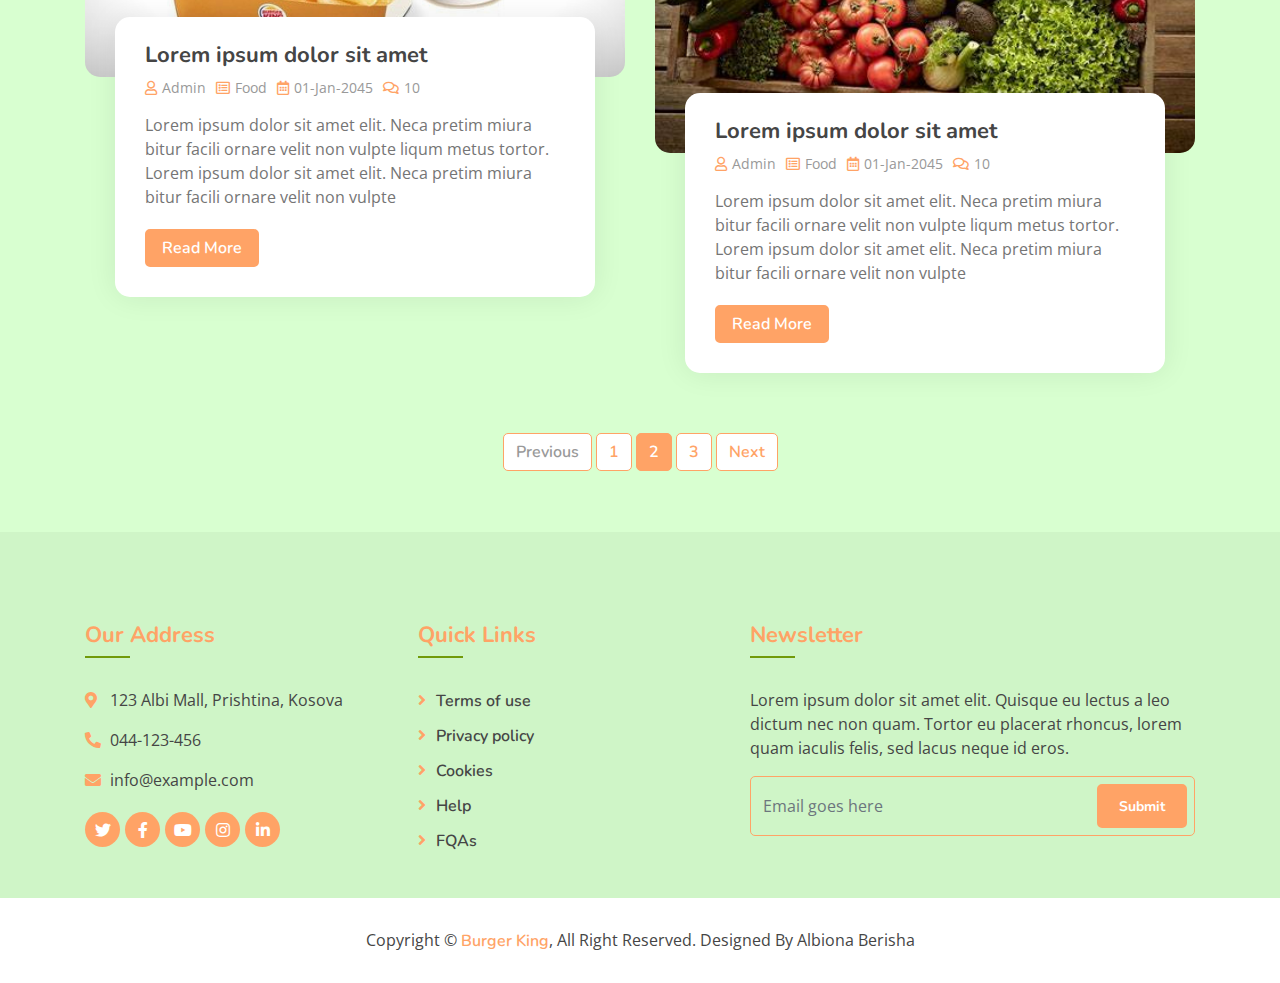
<file: blog.html>
<!DOCTYPE html>
<html lang="en">
    <head>
        <meta charset="utf-8">
        <title>Burger King</title>
        <meta content="width=device-width, initial-scale=1.0" name="viewport">
        <meta content="Free Website Template" name="keywords">
        <meta content="Free Website Template" name="description">

        <!-- Favicon -->
        <link href="img/favicon.ico" rel="icon">

        <!-- Google Font -->
        <link href="https://fonts.googleapis.com/css?family=Open+Sans:300,400|Nunito:600,700" rel="stylesheet"> 
        
        <!-- CSS Libraries -->
        <link href="https://stackpath.bootstrapcdn.com/bootstrap/4.4.1/css/bootstrap.min.css" rel="stylesheet">
        <link href="https://cdnjs.cloudflare.com/ajax/libs/font-awesome/5.10.0/css/all.min.css" rel="stylesheet">
        <link href="lib/animate/animate.min.css" rel="stylesheet">
        <link href="lib/owlcarousel/assets/owl.carousel.min.css" rel="stylesheet">
        <link href="lib/flaticon/font/flaticon.css" rel="stylesheet">
        <link href="lib/tempusdominus/css/tempusdominus-bootstrap-4.min.css" rel="stylesheet" />

        <!-- Template Stylesheet -->
        <link href="css/style.css" rel="stylesheet">
    </head>

    <body>
        <!-- Nav Bar Start -->
        <div class="navbar navbar-expand-lg bg-light navbar-light">
            <div class="container-fluid">
                <a href="index.html" class="navbar-brand">Burger <span>King</span></a>
                <button type="button" class="navbar-toggler" data-toggle="collapse" data-target="#navbarCollapse">
                    <span class="navbar-toggler-icon"></span>
                </button>

                <div class="collapse navbar-collapse justify-content-between" id="navbarCollapse">
                    <div class="navbar-nav ml-auto">
                        <a href="index.html" class="nav-item nav-link">Home</a>
                        <a href="about.html" class="nav-item nav-link">About</a>
                        <a href="feature.html" class="nav-item nav-link">Feature</a>
                        <a href="team.html" class="nav-item nav-link">Chef</a>
                        <a href="menu.html" class="nav-item nav-link">Menu</a>
                        <a href="booking.html" class="nav-item nav-link">Booking</a>
                        <div class="nav-item dropdown">
                            <a href="#" class="nav-link dropdown-toggle active" data-toggle="dropdown">Pages</a>
                            <div class="dropdown-menu">
                                <a href="blog.html" class="dropdown-item">Blog Grid</a>
                                <a href="single.html" class="dropdown-item">Blog Detail</a>
                            </div>
                        </div>
                        <a href="contact.html" class="nav-item nav-link">Contact</a>
                    </div>
                </div>
            </div>
        </div>
        <!-- Nav Bar End -->
        
        
        <!-- Page Header Start -->
        <div class="page-header">
            <div class="container">
                <div class="row">
                    <div class="col-12">
                        <h2>Food Blog</h2>
                    </div>
                    <div class="col-12">
                        <a href="">Home</a>
                        <a href="">Blog</a>
                    </div>
                </div>
            </div>
        </div>
        <!-- Page Header End -->
        
        
        <!-- Blog Start -->
        <div class="blog">
            <div class="container">
                <div class="section-header text-center">
                    <p>Food Blog</p>
                    <h2>Latest From Food Blog</h2>
                </div>
                <div class="row">
                    <div class="col-md-6">
                        <div class="blog-item">
                            <div class="blog-img">
                                <img src="img/blog-1.jpg" alt="Blog">
                            </div>
                            <div class="blog-content">
                                <h2 class="blog-title">Lorem ipsum dolor sit amet</h2>
                                <div class="blog-meta">
                                    <p><i class="far fa-user"></i>Admin</p>
                                    <p><i class="far fa-list-alt"></i>Food</p>
                                    <p><i class="far fa-calendar-alt"></i>01-Jan-2045</p>
                                    <p><i class="far fa-comments"></i>10</p>
                                </div>
                                <div class="blog-text">
                                    <p>
                                        Lorem ipsum dolor sit amet elit. Neca pretim miura bitur facili ornare velit non vulpte liqum metus tortor. Lorem ipsum dolor sit amet elit. Neca pretim miura bitur facili ornare velit non vulpte
                                    </p>
                                    <a class="btn custom-btn" href="">Read More</a>
                                </div>
                            </div>
                        </div>
                    </div>
                    <div class="col-md-6">
                        <div class="blog-item">
                            <div class="blog-img">
                                <img src="img/blog-2.jpg" alt="Blog">
                            </div>
                            <div class="blog-content">
                                <h2 class="blog-title">Lorem ipsum dolor sit amet</h2>
                                <div class="blog-meta">
                                    <p><i class="far fa-user"></i>Admin</p>
                                    <p><i class="far fa-list-alt"></i>Food</p>
                                    <p><i class="far fa-calendar-alt"></i>01-Jan-2045</p>
                                    <p><i class="far fa-comments"></i>10</p>
                                </div>
                                <div class="blog-text">
                                    <p>
                                        Lorem ipsum dolor sit amet elit. Neca pretim miura bitur facili ornare velit non vulpte liqum metus tortor. Lorem ipsum dolor sit amet elit. Neca pretim miura bitur facili ornare velit non vulpte
                                    </p>
                                    <a class="btn custom-btn" href="">Read More</a>
                                </div>
                            </div>
                        </div>
                    </div>
                    <div class="col-md-6">
                        <div class="blog-item">
                            <div class="blog-img">
                                <img src="img/blog-3.jpg" alt="Blog">
                            </div>
                            <div class="blog-content">
                                <h2 class="blog-title">Lorem ipsum dolor sit amet</h2>
                                <div class="blog-meta">
                                    <p><i class="far fa-user"></i>Admin</p>
                                    <p><i class="far fa-list-alt"></i>Food</p>
                                    <p><i class="far fa-calendar-alt"></i>01-Jan-2045</p>
                                    <p><i class="far fa-comments"></i>10</p>
                                </div>
                                <div class="blog-text">
                                    <p>
                                        Lorem ipsum dolor sit amet elit. Neca pretim miura bitur facili ornare velit non vulpte liqum metus tortor. Lorem ipsum dolor sit amet elit. Neca pretim miura bitur facili ornare velit non vulpte
                                    </p>
                                    <a class="btn custom-btn" href="">Read More</a>
                                </div>
                            </div>
                        </div>
                    </div>
                    <div class="col-md-6">
                        <div class="blog-item">
                            <div class="blog-img">
                                <img src="img/blog-4.jpg" alt="Blog">
                            </div>
                            <div class="blog-content">
                                <h2 class="blog-title">Lorem ipsum dolor sit amet</h2>
                                <div class="blog-meta">
                                    <p><i class="far fa-user"></i>Admin</p>
                                    <p><i class="far fa-list-alt"></i>Food</p>
                                    <p><i class="far fa-calendar-alt"></i>01-Jan-2045</p>
                                    <p><i class="far fa-comments"></i>10</p>
                                </div>
                                <div class="blog-text">
                                    <p>
                                        Lorem ipsum dolor sit amet elit. Neca pretim miura bitur facili ornare velit non vulpte liqum metus tortor. Lorem ipsum dolor sit amet elit. Neca pretim miura bitur facili ornare velit non vulpte
                                    </p>
                                    <a class="btn custom-btn" href="">Read More</a>
                                </div>
                            </div>
                        </div>
                    </div>
                </div>
                <div class="row">
                    <div class="col-12">
                        <ul class="pagination justify-content-center">
                            <li class="page-item disabled"><a class="page-link" href="#">Previous</a></li>
                            <li class="page-item"><a class="page-link" href="#">1</a></li>
                            <li class="page-item active"><a class="page-link" href="#">2</a></li>
                            <li class="page-item"><a class="page-link" href="#">3</a></li>
                            <li class="page-item"><a class="page-link" href="#">Next</a></li>
                        </ul> 
                    </div>
                </div>
            </div>
        </div>
        <!-- Blog End -->


        <!-- Footer Start -->
        <div class="footer">
            <div class="container">
                <div class="row">
                    <div class="col-lg-7">
                        <div class="row">
                            <div class="col-md-6">
                                <div class="footer-contact">
                                    <h2>Our Address</h2>
                                    <p><i class="fa fa-map-marker-alt"></i>123 Albi Mall, Prishtina, Kosova</p>
                                    <p><i class="fa fa-phone-alt"></i>044-123-456</p>
                                    <p><i class="fa fa-envelope"></i>info@example.com</p>
                                    <div class="footer-social">
                                        <a href=""><i class="fab fa-twitter"></i></a>
                                        <a href=""><i class="fab fa-facebook-f"></i></a>
                                        <a href=""><i class="fab fa-youtube"></i></a>
                                        <a href=""><i class="fab fa-instagram"></i></a>
                                        <a href=""><i class="fab fa-linkedin-in"></i></a>
                                    </div>
                                </div>
                            </div>
                            <div class="col-md-6">
                                <div class="footer-link">
                                    <h2>Quick Links</h2>
                                    <a href="">Terms of use</a>
                                    <a href="">Privacy policy</a>
                                    <a href="">Cookies</a>
                                    <a href="">Help</a>
                                    <a href="">FQAs</a>
                                </div>
                            </div>
                        </div>
                    </div>
                    <div class="col-lg-5">
                        <div class="footer-newsletter">
                            <h2>Newsletter</h2>
                            <p>
                                Lorem ipsum dolor sit amet elit. Quisque eu lectus a leo dictum nec non quam. Tortor eu placerat rhoncus, lorem quam iaculis felis, sed lacus neque id eros.
                            </p>
                            <div class="form">
                                <input class="form-control" placeholder="Email goes here">
                                <button class="btn custom-btn">Submit</button>
                            </div>
                        </div>
                    </div>
                </div>
            </div>
            <div class="copyright">
                <div class="container">
                    <p>Copyright &copy; <a href="#">Burger King</a>, All Right Reserved.</p>
                    <p>Designed By Albiona Berisha</a></p>
                </div>
            </div>
        </div>
        <!-- Footer End -->

        <a href="#" class="back-to-top"><i class="fa fa-chevron-up"></i></a>

        <!-- JavaScript Libraries -->
        <script src="https://code.jquery.com/jquery-3.4.1.min.js"></script>
        <script src="https://stackpath.bootstrapcdn.com/bootstrap/4.4.1/js/bootstrap.bundle.min.js"></script>
        <script src="lib/easing/easing.min.js"></script>
        <script src="lib/owlcarousel/owl.carousel.min.js"></script>
        <script src="lib/tempusdominus/js/moment.min.js"></script>
        <script src="lib/tempusdominus/js/moment-timezone.min.js"></script>
        <script src="lib/tempusdominus/js/tempusdominus-bootstrap-4.min.js"></script>
        
        <!-- Contact Javascript File -->
        <script src="mail/jqBootstrapValidation.min.js"></script>
        <script src="mail/contact.js"></script>

        <!-- Template Javascript -->
        <script src="js/main.js"></script>
    </body>
</html>
</file>
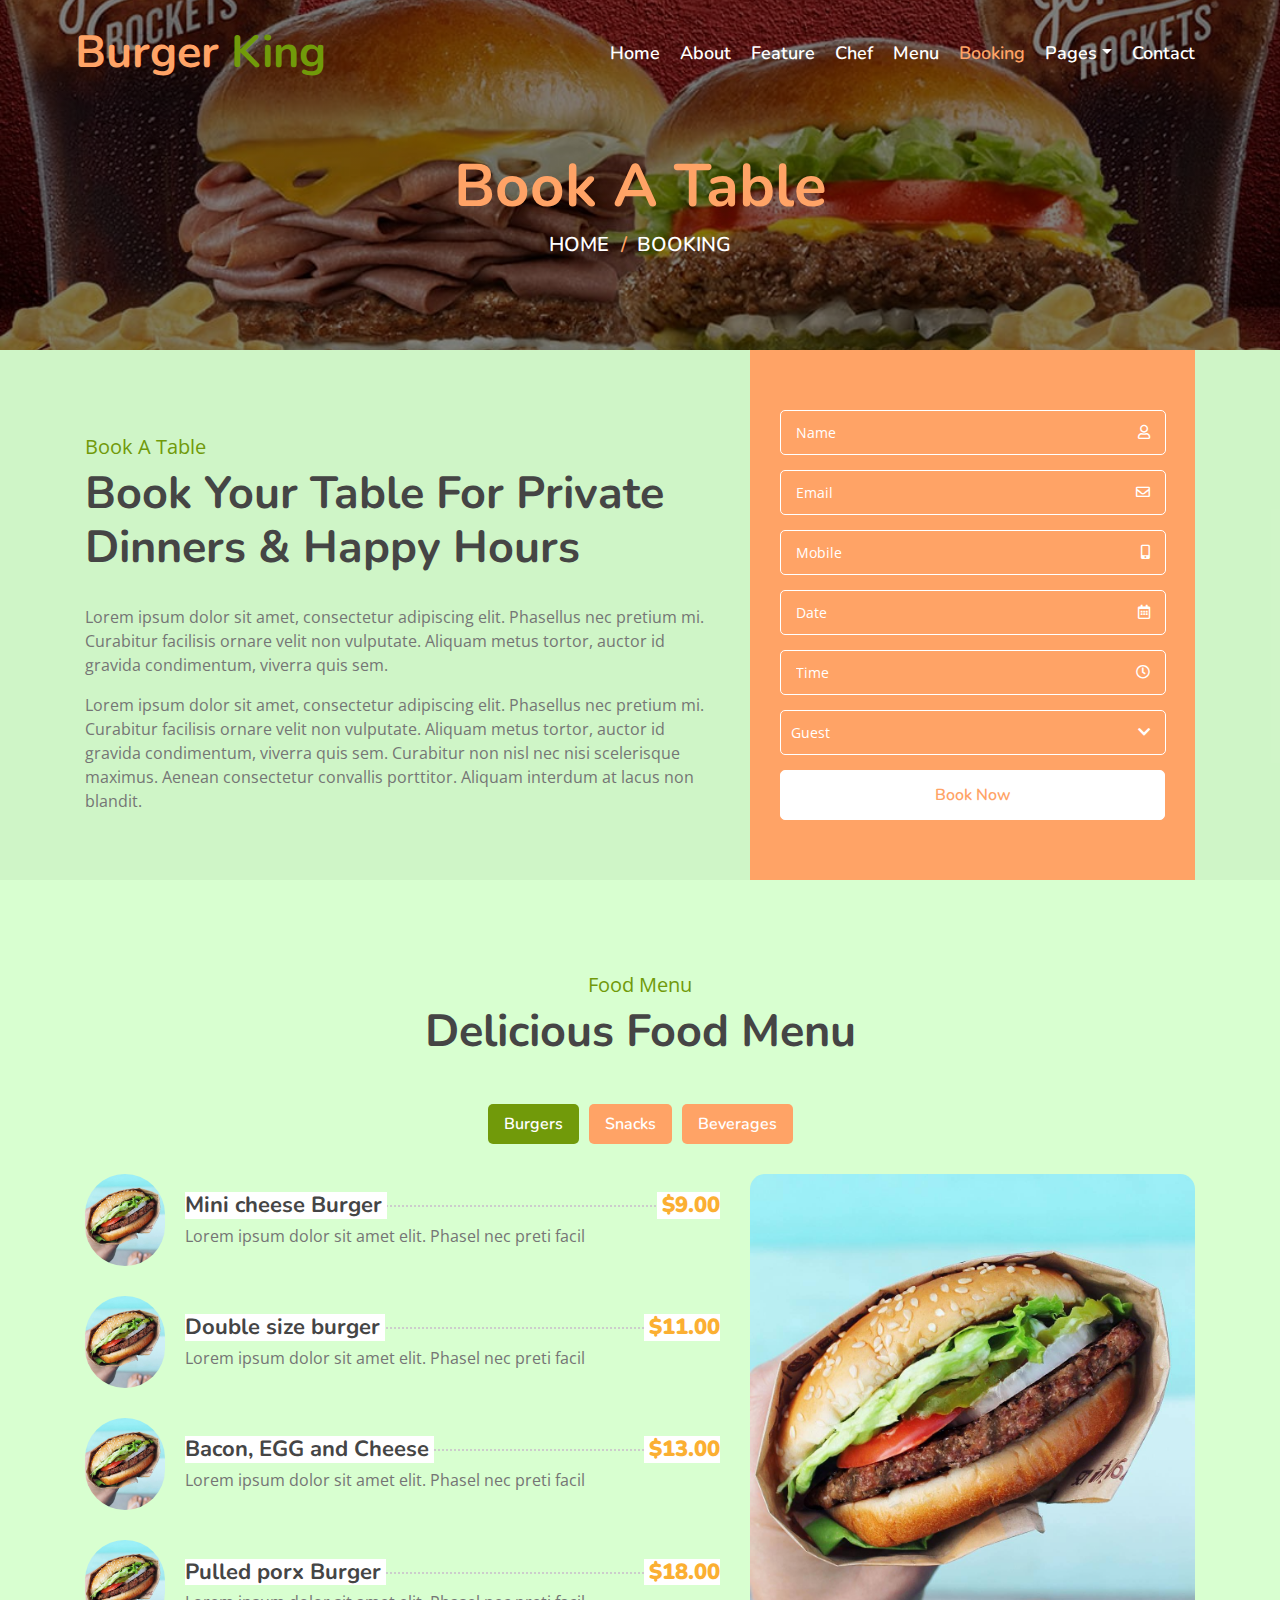
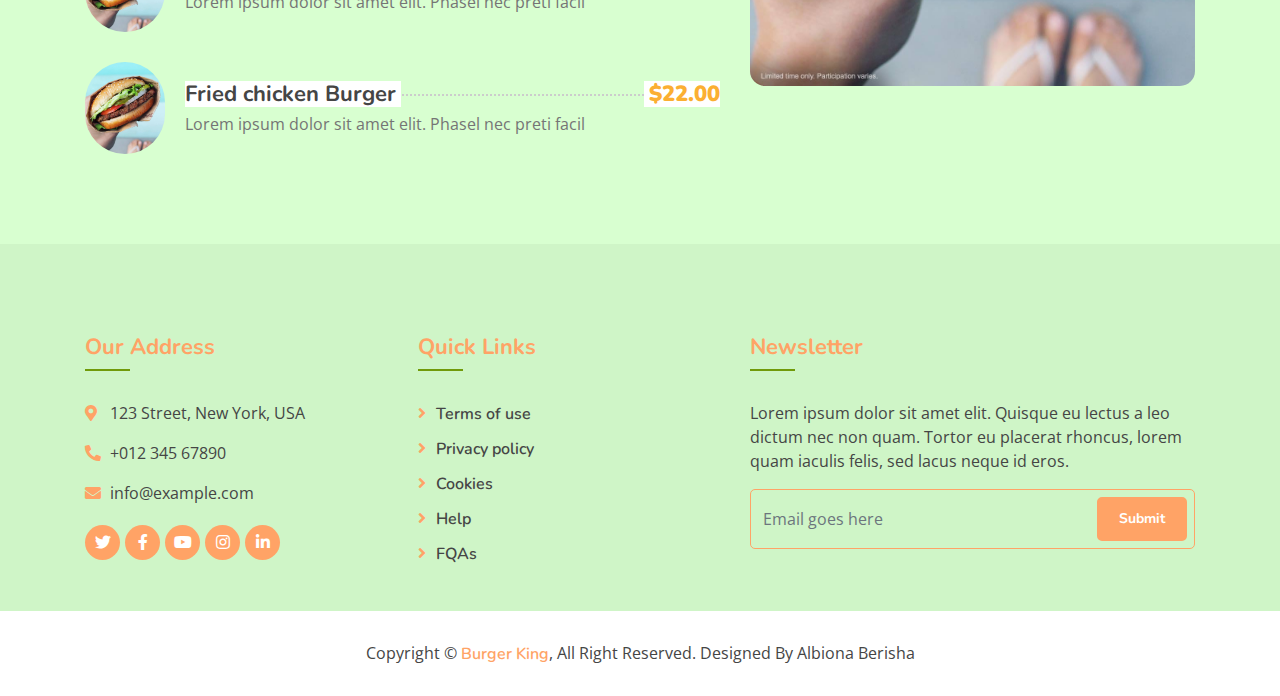
<file: booking.html>
<!DOCTYPE html>
<html lang="en">
    <head>
        <meta charset="utf-8">
        <title>Burger King</title>
        <meta content="width=device-width, initial-scale=1.0" name="viewport">
        <meta content="Free Website Template" name="keywords">
        <meta content="Free Website Template" name="description">

        <!-- Favicon -->
        <link href="img/favicon.ico" rel="icon">

        <!-- Google Font -->
        <link href="https://fonts.googleapis.com/css?family=Open+Sans:300,400|Nunito:600,700" rel="stylesheet"> 
        
        <!-- CSS Libraries -->
        <link href="https://stackpath.bootstrapcdn.com/bootstrap/4.4.1/css/bootstrap.min.css" rel="stylesheet">
        <link href="https://cdnjs.cloudflare.com/ajax/libs/font-awesome/5.10.0/css/all.min.css" rel="stylesheet">
        <link href="lib/animate/animate.min.css" rel="stylesheet">
        <link href="lib/owlcarousel/assets/owl.carousel.min.css" rel="stylesheet">
        <link href="lib/flaticon/font/flaticon.css" rel="stylesheet">
        <link href="lib/tempusdominus/css/tempusdominus-bootstrap-4.min.css" rel="stylesheet" />

        <!-- Template Stylesheet -->
        <link href="css/style.css" rel="stylesheet">
    </head>

    <body>
        <!-- Nav Bar Start -->
        <div class="navbar navbar-expand-lg bg-light navbar-light">
            <div class="container-fluid">
                <a href="index.html" class="navbar-brand">Burger <span>King</span></a>
                <button type="button" class="navbar-toggler" data-toggle="collapse" data-target="#navbarCollapse">
                    <span class="navbar-toggler-icon"></span>
                </button>

                <div class="collapse navbar-collapse justify-content-between" id="navbarCollapse">
                    <div class="navbar-nav ml-auto">
                        <a href="index.html" class="nav-item nav-link">Home</a>
                        <a href="about.html" class="nav-item nav-link">About</a>
                        <a href="feature.html" class="nav-item nav-link">Feature</a>
                        <a href="team.html" class="nav-item nav-link">Chef</a>
                        <a href="menu.html" class="nav-item nav-link">Menu</a>
                        <a href="booking.html" class="nav-item nav-link active">Booking</a>
                        <div class="nav-item dropdown">
                            <a href="#" class="nav-link dropdown-toggle" data-toggle="dropdown">Pages</a>
                            <div class="dropdown-menu">
                                <a href="blog.html" class="dropdown-item">Blog Grid</a>
                                <a href="single.html" class="dropdown-item">Blog Detail</a>
                            </div>
                        </div>
                        <a href="contact.html" class="nav-item nav-link">Contact</a>
                    </div>
                </div>
            </div>
        </div>
        <!-- Nav Bar End -->
        
        
        <!-- Page Header Start -->
        <div class="page-header mb-0">
            <div class="container">
                <div class="row">
                    <div class="col-12">
                        <h2>Book A Table</h2>
                    </div>
                    <div class="col-12">
                        <a href="">Home</a>
                        <a href="">Booking</a>
                    </div>
                </div>
            </div>
        </div>
        <!-- Page Header End -->
        

        <!-- Booking Start -->
        <div class="booking">
            <div class="container">
                <div class="row align-items-center">
                    <div class="col-lg-7">
                        <div class="booking-content">
                            <div class="section-header">
                                <p>Book A Table</p>
                                <h2>Book Your Table For Private Dinners & Happy Hours</h2>
                            </div>
                            <div class="about-text">
                                <p>
                                    Lorem ipsum dolor sit amet, consectetur adipiscing elit. Phasellus nec pretium mi. Curabitur facilisis ornare velit non vulputate. Aliquam metus tortor, auctor id gravida condimentum, viverra quis sem.
                                </p>
                                <p>
                                    Lorem ipsum dolor sit amet, consectetur adipiscing elit. Phasellus nec pretium mi. Curabitur facilisis ornare velit non vulputate. Aliquam metus tortor, auctor id gravida condimentum, viverra quis sem. Curabitur non nisl nec nisi scelerisque maximus. Aenean consectetur convallis porttitor. Aliquam interdum at lacus non blandit.
                                </p>
                            </div>
                        </div>
                    </div>
                    <div class="col-lg-5">
                        <div class="booking-form">
                            <form>
                                <div class="control-group">
                                    <div class="input-group">
                                        <input type="text" class="form-control" placeholder="Name" required="required" />
                                        <div class="input-group-append">
                                            <div class="input-group-text"><i class="far fa-user"></i></div>
                                        </div>
                                    </div>
                                </div>
                                <div class="control-group">
                                    <div class="input-group">
                                        <input type="email" class="form-control" placeholder="Email" required="required" />
                                        <div class="input-group-append">
                                            <div class="input-group-text"><i class="far fa-envelope"></i></div>
                                        </div>
                                    </div>
                                </div>
                                <div class="control-group">
                                    <div class="input-group">
                                        <input type="text" class="form-control" placeholder="Mobile" required="required" />
                                        <div class="input-group-append">
                                            <div class="input-group-text"><i class="fa fa-mobile-alt"></i></div>
                                        </div>
                                    </div>
                                </div>
                                <div class="control-group">
                                    <div class="input-group date" id="date" data-target-input="nearest">
                                        <input type="text" class="form-control datetimepicker-input" placeholder="Date" data-target="#date" data-toggle="datetimepicker"/>
                                        <div class="input-group-append" data-target="#date" data-toggle="datetimepicker">
                                            <div class="input-group-text"><i class="far fa-calendar-alt"></i></div>
                                        </div>
                                    </div>
                                </div>
                                <div class="control-group">
                                    <div class="input-group time" id="time" data-target-input="nearest">
                                        <input type="text" class="form-control datetimepicker-input" placeholder="Time" data-target="#time" data-toggle="datetimepicker"/>
                                        <div class="input-group-append" data-target="#time" data-toggle="datetimepicker">
                                            <div class="input-group-text"><i class="far fa-clock"></i></div>
                                        </div>
                                    </div>
                                </div>
                                <div class="control-group">
                                    <div class="input-group">
                                        <select class="custom-select form-control">
                                            <option selected>Guest</option>
                                            <option value="1">1 Guest</option>
                                            <option value="2">2 Guest</option>
                                            <option value="3">3 Guest</option>
                                            <option value="4">4 Guest</option>
                                            <option value="5">5 Guest</option>
                                            <option value="6">6 Guest</option>
                                            <option value="7">7 Guest</option>
                                            <option value="8">8 Guest</option>
                                            <option value="9">9 Guest</option>
                                            <option value="10">10 Guest</option>
                                        </select>
                                        <div class="input-group-append">
                                            <div class="input-group-text"><i class="fa fa-chevron-down"></i></div>
                                        </div>
                                    </div>
                                </div>
                                <div>
                                    <button class="btn custom-btn" type="submit">Book Now</button>
                                </div>
                            </form>
                        </div>
                    </div>
                </div>
            </div>
        </div>
        <!-- Booking End -->
        
        
        <!-- Menu Start -->
        <div class="menu">
            <div class="container">
                <div class="section-header text-center">
                    <p>Food Menu</p>
                    <h2>Delicious Food Menu</h2>
                </div>
                <div class="menu-tab">
                    <ul class="nav nav-pills justify-content-center">
                        <li class="nav-item">
                            <a class="nav-link active" data-toggle="pill" href="#burgers">Burgers</a>
                        </li>
                        <li class="nav-item">
                            <a class="nav-link" data-toggle="pill" href="#snacks">Snacks</a>
                        </li>
                        <li class="nav-item">
                            <a class="nav-link" data-toggle="pill" href="#beverages">Beverages</a>
                        </li>
                    </ul>
                    <div class="tab-content">
                        <div id="burgers" class="container tab-pane active">
                            <div class="row">
                                <div class="col-lg-7 col-md-12">
                                    <div class="menu-item">
                                        <div class="menu-img">
                                            <img src="img/menu-burger.jpg" alt="Image">
                                        </div>
                                        <div class="menu-text">
                                            <h3><span>Mini cheese Burger</span> <strong>$9.00</strong></h3>
                                            <p>Lorem ipsum dolor sit amet elit. Phasel nec preti facil</p>
                                        </div>
                                    </div>
                                    <div class="menu-item">
                                        <div class="menu-img">
                                            <img src="img/menu-burger.jpg" alt="Image">
                                        </div>
                                        <div class="menu-text">
                                            <h3><span>Double size burger</span> <strong>$11.00</strong></h3>
                                            <p>Lorem ipsum dolor sit amet elit. Phasel nec preti facil</p>
                                        </div>
                                    </div>
                                    <div class="menu-item">
                                        <div class="menu-img">
                                            <img src="img/menu-burger.jpg" alt="Image">
                                        </div>
                                        <div class="menu-text">
                                            <h3><span>Bacon, EGG and Cheese</span> <strong>$13.00</strong></h3>
                                            <p>Lorem ipsum dolor sit amet elit. Phasel nec preti facil</p>
                                        </div>
                                    </div>
                                    <div class="menu-item">
                                        <div class="menu-img">
                                            <img src="img/menu-burger.jpg" alt="Image">
                                        </div>
                                        <div class="menu-text">
                                            <h3><span>Pulled porx Burger</span> <strong>$18.00</strong></h3>
                                            <p>Lorem ipsum dolor sit amet elit. Phasel nec preti facil</p>
                                        </div>
                                    </div>
                                    <div class="menu-item">
                                        <div class="menu-img">
                                            <img src="img/menu-burger.jpg" alt="Image">
                                        </div>
                                        <div class="menu-text">
                                            <h3><span>Fried chicken Burger</span> <strong>$22.00</strong></h3>
                                            <p>Lorem ipsum dolor sit amet elit. Phasel nec preti facil</p>
                                        </div>
                                    </div>
                                </div>
                                <div class="col-lg-5 d-none d-lg-block">
                                    <img src="img/menu-burger-img.jpg" alt="Image">
                                </div>
                            </div>
                        </div>
                        <div id="snacks" class="container tab-pane fade">
                            <div class="row">
                                <div class="col-lg-7 col-md-12">
                                    <div class="menu-item">
                                        <div class="menu-img">
                                            <img src="img/menu-snack.jpg" alt="Image">
                                        </div>
                                        <div class="menu-text">
                                            <h3><span>Corn Tikki - Spicy fried Aloo</span> <strong>$15.00</strong></h3>
                                            <p>Lorem ipsum dolor sit amet elit. Phasel nec preti facil</p>
                                        </div>
                                    </div>
                                    <div class="menu-item">
                                        <div class="menu-img">
                                            <img src="img/menu-snack.jpg" alt="Image">
                                        </div>
                                        <div class="menu-text">
                                            <h3><span>Bread besan Toast</span> <strong>$35.00</strong></h3>
                                            <p>Lorem ipsum dolor sit amet elit. Phasel nec preti facil</p>
                                        </div>
                                    </div>
                                    <div class="menu-item">
                                        <div class="menu-img">
                                            <img src="img/menu-snack.jpg" alt="Image">
                                        </div>
                                        <div class="menu-text">
                                            <h3><span>Healthy soya nugget snacks</span> <strong>$20.00</strong></h3>
                                            <p>Lorem ipsum dolor sit amet elit. Phasel nec preti facil</p>
                                        </div>
                                    </div>
                                    <div class="menu-item">
                                        <div class="menu-img">
                                            <img src="img/menu-snack.jpg" alt="Image">
                                        </div>
                                        <div class="menu-text">
                                            <h3><span>Tandoori Soya Chunks</span> <strong>$30.00</strong></h3>
                                            <p>Lorem ipsum dolor sit amet elit. Phasel nec preti facil</p>
                                        </div>
                                    </div>
                                </div>
                                <div class="col-lg-5 d-none d-lg-block">
                                    <img src="img/menu-snack-img.jpg" alt="Image">
                                </div>
                            </div>
                        </div>
                        <div id="beverages" class="container tab-pane fade">
                            <div class="row">
                                <div class="col-lg-7 col-md-12">
                                    <div class="menu-item">
                                        <div class="menu-img">
                                            <img src="img/menu-beverage.jpg" alt="Image">
                                        </div>
                                        <div class="menu-text">
                                            <h3><span>Single Cup Brew</span> <strong>$7.00</strong></h3>
                                            <p>Lorem ipsum dolor sit amet elit. Phasel nec preti facil</p>
                                        </div>
                                    </div>
                                    <div class="menu-item">
                                        <div class="menu-img">
                                            <img src="img/menu-beverage.jpg" alt="Image">
                                        </div>
                                        <div class="menu-text">
                                            <h3><span>Caffe Americano</span> <strong>$9.00</strong></h3>
                                            <p>Lorem ipsum dolor sit amet elit. Phasel nec preti facil</p>
                                        </div>
                                    </div>
                                    <div class="menu-item">
                                        <div class="menu-img">
                                            <img src="img/menu-beverage.jpg" alt="Image">
                                        </div>
                                        <div class="menu-text">
                                            <h3><span>Caramel Macchiato</span> <strong>$15.00</strong></h3>
                                            <p>Lorem ipsum dolor sit amet elit. Phasel nec preti facil</p>
                                        </div>
                                    </div>
                                    <div class="menu-item">
                                        <div class="menu-img">
                                            <img src="img/menu-beverage.jpg" alt="Image">
                                        </div>
                                        <div class="menu-text">
                                            <h3><span>Standard black coffee</span> <strong>$8.00</strong></h3>
                                            <p>Lorem ipsum dolor sit amet elit. Phasel nec preti facil</p>
                                        </div>
                                    </div>
                                    <div class="menu-item">
                                        <div class="menu-img">
                                            <img src="img/menu-beverage.jpg" alt="Image">
                                        </div>
                                        <div class="menu-text">
                                            <h3><span>Standard black coffee</span> <strong>$12.00</strong></h3>
                                            <p>Lorem ipsum dolor sit amet elit. Phasel nec preti facil</p>
                                        </div>
                                    </div>
                                </div>
                                <div class="col-lg-5 d-none d-lg-block">
                                    <img src="img/menu-beverage-img.jpg" alt="Image">
                                </div>
                            </div>
                        </div>
                    </div>
                </div>
            </div>
        </div>
        <!-- Menu End -->


        <!-- Footer Start -->
        <div class="footer">
            <div class="container">
                <div class="row">
                    <div class="col-lg-7">
                        <div class="row">
                            <div class="col-md-6">
                                <div class="footer-contact">
                                    <h2>Our Address</h2>
                                    <p><i class="fa fa-map-marker-alt"></i>123 Street, New York, USA</p>
                                    <p><i class="fa fa-phone-alt"></i>+012 345 67890</p>
                                    <p><i class="fa fa-envelope"></i>info@example.com</p>
                                    <div class="footer-social">
                                        <a href=""><i class="fab fa-twitter"></i></a>
                                        <a href=""><i class="fab fa-facebook-f"></i></a>
                                        <a href=""><i class="fab fa-youtube"></i></a>
                                        <a href=""><i class="fab fa-instagram"></i></a>
                                        <a href=""><i class="fab fa-linkedin-in"></i></a>
                                    </div>
                                </div>
                            </div>
                            <div class="col-md-6">
                                <div class="footer-link">
                                    <h2>Quick Links</h2>
                                    <a href="">Terms of use</a>
                                    <a href="">Privacy policy</a>
                                    <a href="">Cookies</a>
                                    <a href="">Help</a>
                                    <a href="">FQAs</a>
                                </div>
                            </div>
                        </div>
                    </div>
                    <div class="col-lg-5">
                        <div class="footer-newsletter">
                            <h2>Newsletter</h2>
                            <p>
                                Lorem ipsum dolor sit amet elit. Quisque eu lectus a leo dictum nec non quam. Tortor eu placerat rhoncus, lorem quam iaculis felis, sed lacus neque id eros.
                            </p>
                            <div class="form">
                                <input class="form-control" placeholder="Email goes here">
                                <button class="btn custom-btn">Submit</button>
                            </div>
                        </div>
                    </div>
                </div>
            </div>
            <div class="copyright">
                <div class="container">
                    <p>Copyright &copy; <a href="#">Burger King</a>, All Right Reserved.</p>
                    <p>Designed By Albiona Berisha</a></p>
                </div>
            </div>
        </div>
        <!-- Footer End -->

        <a href="#" class="back-to-top"><i class="fa fa-chevron-up"></i></a>

        <!-- JavaScript Libraries -->
        <script src="https://code.jquery.com/jquery-3.4.1.min.js"></script>
        <script src="https://stackpath.bootstrapcdn.com/bootstrap/4.4.1/js/bootstrap.bundle.min.js"></script>
        <script src="lib/easing/easing.min.js"></script>
        <script src="lib/owlcarousel/owl.carousel.min.js"></script>
        <script src="lib/tempusdominus/js/moment.min.js"></script>
        <script src="lib/tempusdominus/js/moment-timezone.min.js"></script>
        <script src="lib/tempusdominus/js/tempusdominus-bootstrap-4.min.js"></script>
        
        <!-- Contact Javascript File -->
        <script src="mail/jqBootstrapValidation.min.js"></script>
        <script src="mail/contact.js"></script>

        <!-- Template Javascript -->
        <script src="js/main.js"></script>
    </body>
</html>
</file>
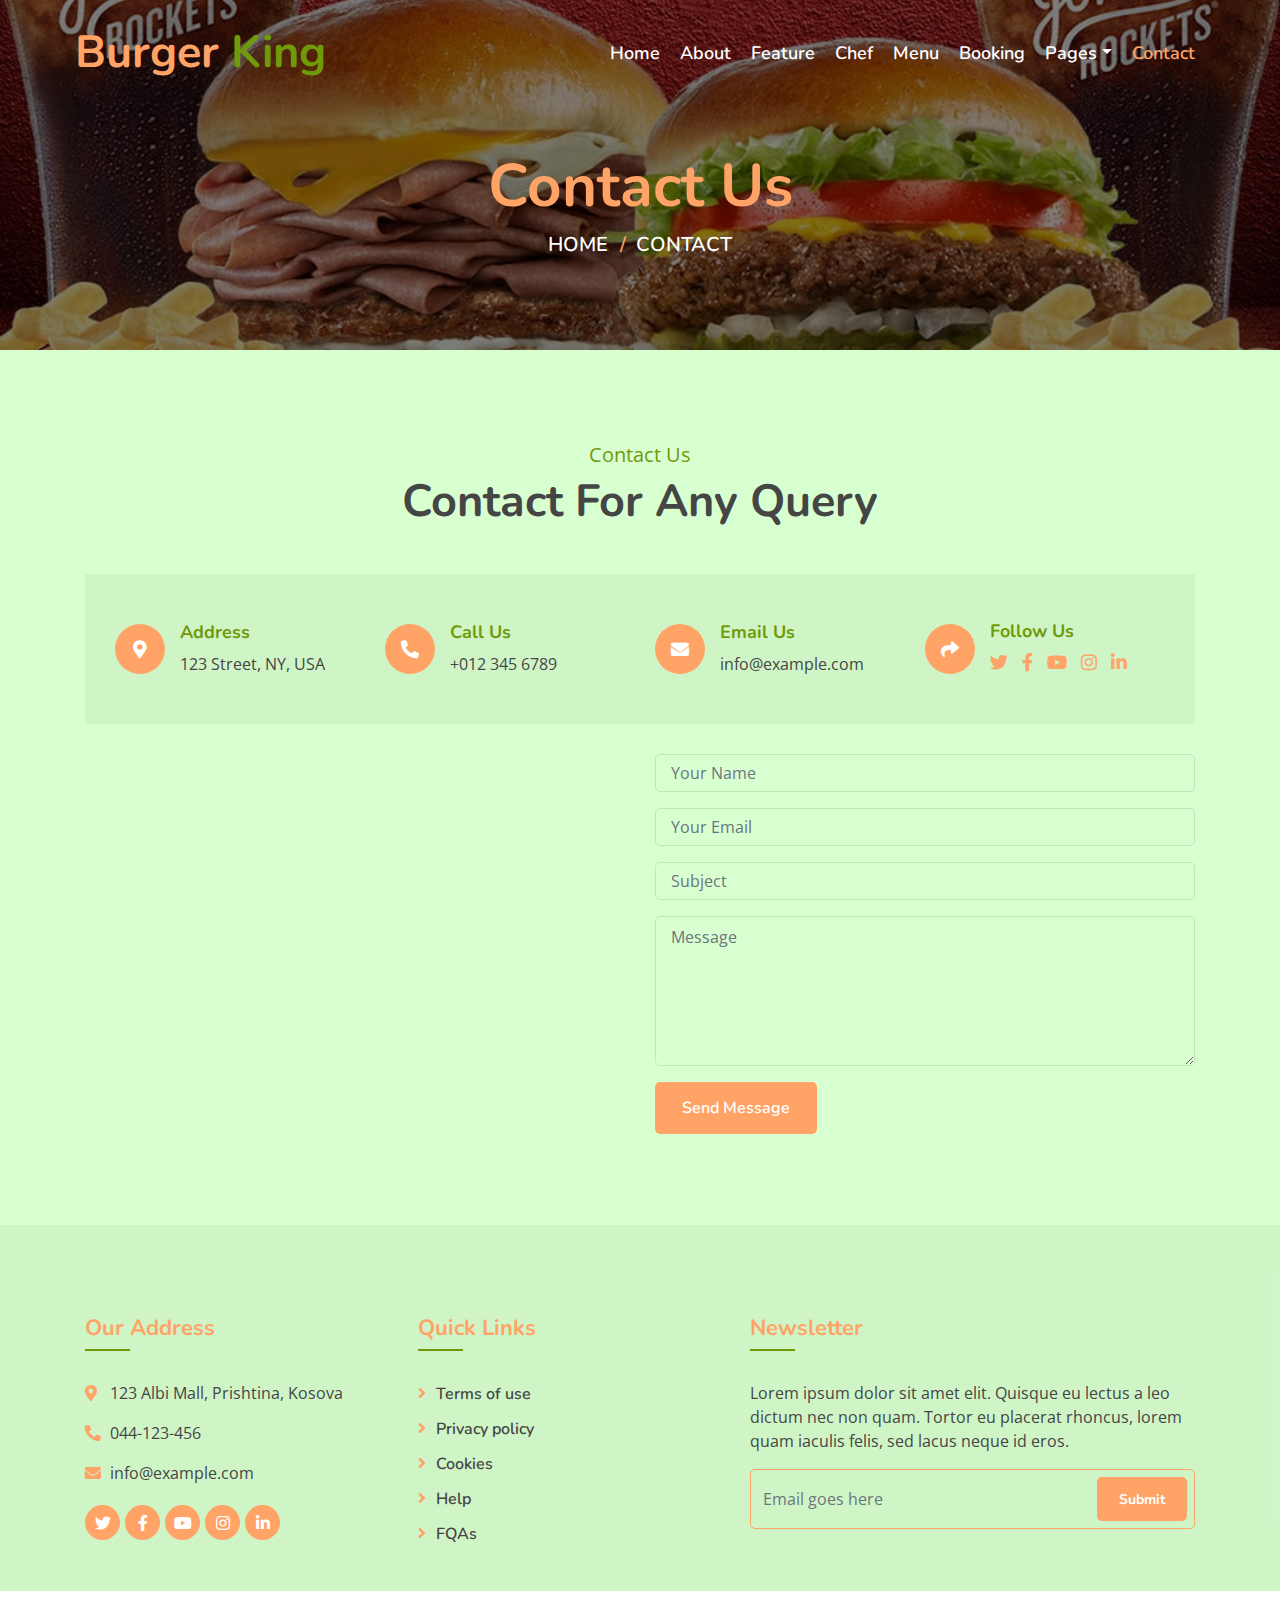
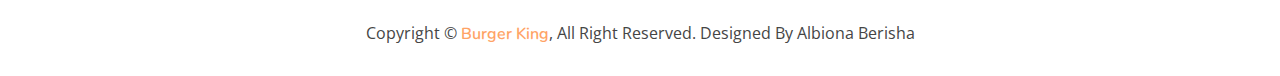
<file: contact.html>
<!DOCTYPE html>
<html lang="en">
    <head>
        <meta charset="utf-8">
        <title>Burger King </title>
        <meta content="width=device-width, initial-scale=1.0" name="viewport">
        <meta content="Free Website Template" name="keywords">
        <meta content="Free Website Template" name="description">

        <!-- Favicon -->
        <link href="img/favicon.ico" rel="icon">

        <!-- Google Font -->
        <link href="https://fonts.googleapis.com/css?family=Open+Sans:300,400|Nunito:600,700" rel="stylesheet"> 
        
        <!-- CSS Libraries -->
        <link href="https://stackpath.bootstrapcdn.com/bootstrap/4.4.1/css/bootstrap.min.css" rel="stylesheet">
        <link href="https://cdnjs.cloudflare.com/ajax/libs/font-awesome/5.10.0/css/all.min.css" rel="stylesheet">
        <link href="lib/animate/animate.min.css" rel="stylesheet">
        <link href="lib/owlcarousel/assets/owl.carousel.min.css" rel="stylesheet">
        <link href="lib/flaticon/font/flaticon.css" rel="stylesheet">
        <link href="lib/tempusdominus/css/tempusdominus-bootstrap-4.min.css" rel="stylesheet" />

        <!-- Template Stylesheet -->
        <link href="css/style.css" rel="stylesheet">
    </head>

    <body>
        <!-- Nav Bar Start -->
        <div class="navbar navbar-expand-lg bg-light navbar-light">
            <div class="container-fluid">
                <a href="index.html" class="navbar-brand">Burger <span>King</span></a>
                <button type="button" class="navbar-toggler" data-toggle="collapse" data-target="#navbarCollapse">
                    <span class="navbar-toggler-icon"></span>
                </button>

                <div class="collapse navbar-collapse justify-content-between" id="navbarCollapse">
                    <div class="navbar-nav ml-auto">
                        <a href="index.html" class="nav-item nav-link">Home</a>
                        <a href="about.html" class="nav-item nav-link">About</a>
                        <a href="feature.html" class="nav-item nav-link">Feature</a>
                        <a href="team.html" class="nav-item nav-link">Chef</a>
                        <a href="menu.html" class="nav-item nav-link">Menu</a>
                        <a href="booking.html" class="nav-item nav-link">Booking</a>
                        <div class="nav-item dropdown">
                            <a href="#" class="nav-link dropdown-toggle" data-toggle="dropdown">Pages</a>
                            <div class="dropdown-menu">
                                <a href="blog.html" class="dropdown-item">Blog Grid</a>
                                <a href="single.html" class="dropdown-item">Blog Detail</a>
                            </div>
                        </div>
                        <a href="contact.html" class="nav-item nav-link active">Contact</a>
                    </div>
                </div>
            </div>
        </div>
        <!-- Nav Bar End -->
        
        
        <!-- Page Header Start -->
        <div class="page-header">
            <div class="container">
                <div class="row">
                    <div class="col-12">
                        <h2>Contact Us</h2>
                    </div>
                    <div class="col-12">
                        <a href="">Home</a>
                        <a href="">Contact</a>
                    </div>
                </div>
            </div>
        </div>
        <!-- Page Header End -->
        
        
        <!-- Contact Start -->
        <div class="contact">
            <div class="container">
                <div class="section-header text-center">
                    <p>Contact Us</p>
                    <h2>Contact For Any Query</h2>
                </div>
                <div class="row align-items-center contact-information">
                    <div class="col-md-6 col-lg-3">
                        <div class="contact-info">
                            <div class="contact-icon">
                                <i class="fa fa-map-marker-alt"></i>
                            </div>
                            <div class="contact-text">
                                <h3>Address</h3>
                                <p>123 Street, NY, USA</p>
                            </div>
                        </div>
                    </div>
                    <div class="col-md-6 col-lg-3">
                        <div class="contact-info">
                            <div class="contact-icon">
                                <i class="fa fa-phone-alt"></i>
                            </div>
                            <div class="contact-text">
                                <h3>Call Us</h3>
                                <p>+012 345 6789</p>
                            </div>
                        </div>
                    </div>
                    <div class="col-md-6 col-lg-3">
                        <div class="contact-info">
                            <div class="contact-icon">
                                <i class="fa fa-envelope"></i>
                            </div>
                            <div class="contact-text">
                                <h3>Email Us</h3>
                                <p>info@example.com</p>
                            </div>
                        </div>
                    </div>
                    <div class="col-md-6 col-lg-3">
                        <div class="contact-info">
                            <div class="contact-icon">
                                <i class="fa fa-share"></i>
                            </div>
                            <div class="contact-text">
                                <h3>Follow Us</h3>
                                <div class="contact-social">
                                    <a href=""><i class="fab fa-twitter"></i></a>
                                    <a href=""><i class="fab fa-facebook-f"></i></a>
                                    <a href=""><i class="fab fa-youtube"></i></a>
                                    <a href=""><i class="fab fa-instagram"></i></a>
                                    <a href=""><i class="fab fa-linkedin-in"></i></a>
                                </div>
                            </div>
                        </div>
                    </div>
                </div>
                <div class="row contact-form">
                    <div class="col-md-6">
                        <iframe src="https://www.google.com/maps/embed?pb=!1m18!1m12!1m3!1d3001156.4288297426!2d-78.01371936852176!3d42.72876761954724!2m3!1f0!2f0!3f0!3m2!1i1024!2i768!4f13.1!3m3!1m2!1s0x4ccc4bf0f123a5a9%3A0xddcfc6c1de189567!2sNew%20York%2C%20USA!5e0!3m2!1sen!2sbd!4v1600663868074!5m2!1sen!2sbd" frameborder="0" style="border:0;" allowfullscreen="" aria-hidden="false" tabindex="0"></iframe>
                    </div>
                    <div class="col-md-6">
                        <div id="success"></div>
                        <form name="sentMessage" id="contactForm" novalidate="novalidate">
                            <div class="control-group">
                                <input type="text" class="form-control" id="name" placeholder="Your Name" required="required" data-validation-required-message="Please enter your name" />
                                <p class="help-block text-danger"></p>
                            </div>
                            <div class="control-group">
                                <input type="email" class="form-control" id="email" placeholder="Your Email" required="required" data-validation-required-message="Please enter your email" />
                                <p class="help-block text-danger"></p>
                            </div>
                            <div class="control-group">
                                <input type="text" class="form-control" id="subject" placeholder="Subject" required="required" data-validation-required-message="Please enter a subject" />
                                <p class="help-block text-danger"></p>
                            </div>
                            <div class="control-group">
                                <textarea class="form-control" id="message" placeholder="Message" required="required" data-validation-required-message="Please enter your message"></textarea>
                                <p class="help-block text-danger"></p>
                            </div>
                            <div>
                                <button class="btn custom-btn" type="submit" id="sendMessageButton">Send Message</button>
                            </div>
                        </form>
                    </div>
                </div>
            </div>
        </div>
        <!-- Contact End -->


        <!-- Footer Start -->
        <div class="footer">
            <div class="container">
                <div class="row">
                    <div class="col-lg-7">
                        <div class="row">
                            <div class="col-md-6">
                                <div class="footer-contact">
                                    <h2>Our Address</h2>
                                    <p><i class="fa fa-map-marker-alt"></i>123 Albi Mall, Prishtina, Kosova</p>
                                    <p><i class="fa fa-phone-alt"></i>044-123-456</p>
                                    <p><i class="fa fa-envelope"></i>info@example.com</p>
                                    <div class="footer-social">
                                        <a href=""><i class="fab fa-twitter"></i></a>
                                        <a href=""><i class="fab fa-facebook-f"></i></a>
                                        <a href=""><i class="fab fa-youtube"></i></a>
                                        <a href=""><i class="fab fa-instagram"></i></a>
                                        <a href=""><i class="fab fa-linkedin-in"></i></a>
                                    </div>
                                </div>
                            </div>
                            <div class="col-md-6">
                                <div class="footer-link">
                                    <h2>Quick Links</h2>
                                    <a href="">Terms of use</a>
                                    <a href="">Privacy policy</a>
                                    <a href="">Cookies</a>
                                    <a href="">Help</a>
                                    <a href="">FQAs</a>
                                </div>
                            </div>
                        </div>
                    </div>
                    <div class="col-lg-5">
                        <div class="footer-newsletter">
                            <h2>Newsletter</h2>
                            <p>
                                Lorem ipsum dolor sit amet elit. Quisque eu lectus a leo dictum nec non quam. Tortor eu placerat rhoncus, lorem quam iaculis felis, sed lacus neque id eros.
                            </p>
                            <div class="form">
                                <input class="form-control" placeholder="Email goes here">
                                <button class="btn custom-btn">Submit</button>
                            </div>
                        </div>
                    </div>
                </div>
            </div>
            <div class="copyright">
                <div class="container">
                    <p>Copyright &copy; <a href="#">Burger King</a>, All Right Reserved.</p>
                    <p>Designed By Albiona Berisha</a></p>
                </div>
            </div>
        </div>
        <!-- Footer End -->

        <a href="#" class="back-to-top"><i class="fa fa-chevron-up"></i></a>

        <!-- JavaScript Libraries -->
        <script src="https://code.jquery.com/jquery-3.4.1.min.js"></script>
        <script src="https://stackpath.bootstrapcdn.com/bootstrap/4.4.1/js/bootstrap.bundle.min.js"></script>
        <script src="lib/easing/easing.min.js"></script>
        <script src="lib/owlcarousel/owl.carousel.min.js"></script>
        <script src="lib/tempusdominus/js/moment.min.js"></script>
        <script src="lib/tempusdominus/js/moment-timezone.min.js"></script>
        <script src="lib/tempusdominus/js/tempusdominus-bootstrap-4.min.js"></script>
        
        <!-- Contact Javascript File -->
        <script src="mail/jqBootstrapValidation.min.js"></script>
        <script src="mail/contact.js"></script>

        <!-- Template Javascript -->
        <script src="js/main.js"></script>
    </body>
</html>
</file>
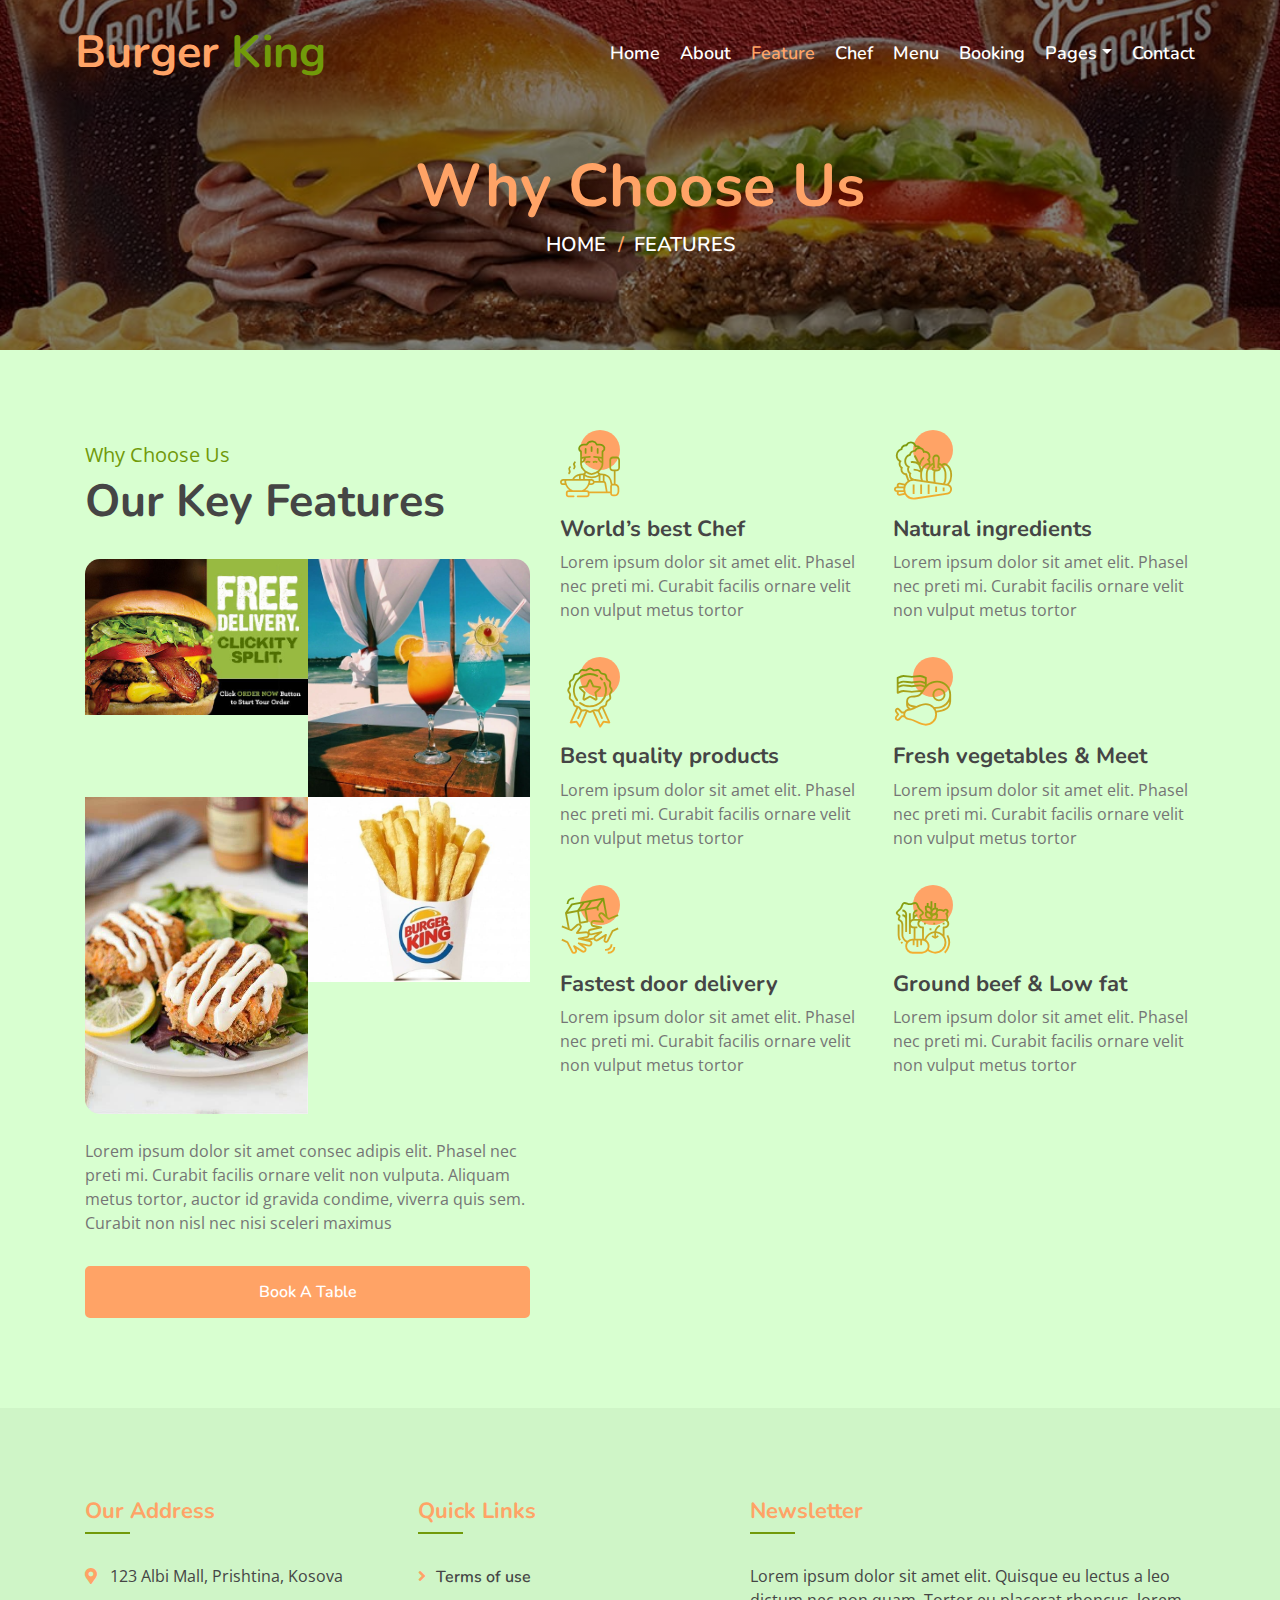
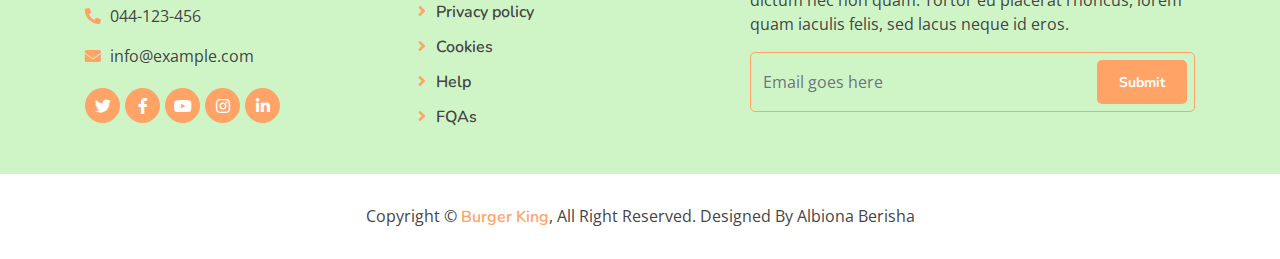
<file: feature.html>
<!DOCTYPE html>
<html lang="en">
    <head>
        <meta charset="utf-8">
        <title>Burger King </title>
        <meta content="width=device-width, initial-scale=1.0" name="viewport">
        <meta content="Free Website Template" name="keywords">
        <meta content="Free Website Template" name="description">

        <!-- Favicon -->
        <link href="img/favicon.ico" rel="icon">

        <!-- Google Font -->
        <link href="https://fonts.googleapis.com/css?family=Open+Sans:300,400|Nunito:600,700" rel="stylesheet"> 
        
        <!-- CSS Libraries -->
        <link href="https://stackpath.bootstrapcdn.com/bootstrap/4.4.1/css/bootstrap.min.css" rel="stylesheet">
        <link href="https://cdnjs.cloudflare.com/ajax/libs/font-awesome/5.10.0/css/all.min.css" rel="stylesheet">
        <link href="lib/animate/animate.min.css" rel="stylesheet">
        <link href="lib/owlcarousel/assets/owl.carousel.min.css" rel="stylesheet">
        <link href="lib/flaticon/font/flaticon.css" rel="stylesheet">
        <link href="lib/tempusdominus/css/tempusdominus-bootstrap-4.min.css" rel="stylesheet" />

        <!-- Template Stylesheet -->
        <link href="css/style.css" rel="stylesheet">
    </head>

    <body>
        <!-- Nav Bar Start -->
        <div class="navbar navbar-expand-lg bg-light navbar-light">
            <div class="container-fluid">
                <a href="index.html" class="navbar-brand">Burger <span>King</span></a>
                <button type="button" class="navbar-toggler" data-toggle="collapse" data-target="#navbarCollapse">
                    <span class="navbar-toggler-icon"></span>
                </button>

                <div class="collapse navbar-collapse justify-content-between" id="navbarCollapse">
                    <div class="navbar-nav ml-auto">
                        <a href="index.html" class="nav-item nav-link">Home</a>
                        <a href="about.html" class="nav-item nav-link">About</a>
                        <a href="feature.html" class="nav-item nav-link active">Feature</a>
                        <a href="team.html" class="nav-item nav-link">Chef</a>
                        <a href="menu.html" class="nav-item nav-link">Menu</a>
                        <a href="booking.html" class="nav-item nav-link">Booking</a>
                        <div class="nav-item dropdown">
                            <a href="#" class="nav-link dropdown-toggle" data-toggle="dropdown">Pages</a>
                            <div class="dropdown-menu">
                                <a href="blog.html" class="dropdown-item">Blog Grid</a>
                                <a href="single.html" class="dropdown-item">Blog Detail</a>
                            </div>
                        </div>
                        <a href="contact.html" class="nav-item nav-link">Contact</a>
                    </div>
                </div>
            </div>
        </div>
        <!-- Nav Bar End -->
        
        
        <!-- Page Header Start -->
        <div class="page-header">
            <div class="container">
                <div class="row">
                    <div class="col-12">
                        <h2>Why Choose Us</h2>
                    </div>
                    <div class="col-12">
                        <a href="">Home</a>
                        <a href="">Features</a>
                    </div>
                </div>
            </div>
        </div>
        <!-- Page Header End -->
        

        <!-- Feature Start -->
        <div class="feature">
            <div class="container">
                <div class="row">
                    <div class="col-lg-5">
                        <div class="section-header">
                            <p>Why Choose Us</p>
                            <h2>Our Key Features</h2>
                        </div>
                        <div class="feature-text">
                            <div class="feature-img">
                                <div class="row">
                                    <div class="col-6">
                                        <img src="img/feature-1.jpg" alt="Image">
                                    </div>
                                    <div class="col-6">
                                        <img src="img/feature-2.jpg" alt="Image">
                                    </div>
                                    <div class="col-6">
                                        <img src="img/feature-3.jpg" alt="Image">
                                    </div>
                                    <div class="col-6">
                                        <img src="img/feature-4.jpg" alt="Image">
                                    </div>
                                </div>
                            </div>
                            <p>
                                Lorem ipsum dolor sit amet consec adipis elit. Phasel nec preti mi. Curabit facilis ornare velit non vulputa. Aliquam metus tortor, auctor id gravida condime, viverra quis sem. Curabit non nisl nec nisi sceleri maximus 
                            </p>
                            <a class="btn custom-btn" href="">Book A Table</a>
                        </div>
                    </div>
                    <div class="col-lg-7">
                        <div class="row">
                            <div class="col-sm-6">
                                <div class="feature-item">
                                    <i class="flaticon-cooking"></i>
                                    <h3>World’s best Chef</h3>
                                    <p>
                                        Lorem ipsum dolor sit amet elit. Phasel nec preti mi. Curabit facilis ornare velit non vulput metus tortor
                                    </p>
                                </div>
                            </div>
                            <div class="col-sm-6">
                                <div class="feature-item">
                                    <i class="flaticon-vegetable"></i>
                                    <h3>Natural ingredients</h3>
                                    <p>
                                        Lorem ipsum dolor sit amet elit. Phasel nec preti mi. Curabit facilis ornare velit non vulput metus tortor
                                    </p>
                                </div>
                            </div>
                        </div>
                        <div class="row">
                            <div class="col-sm-6">
                                <div class="feature-item">
                                    <i class="flaticon-medal"></i>
                                    <h3>Best quality products</h3>
                                    <p>
                                        Lorem ipsum dolor sit amet elit. Phasel nec preti mi. Curabit facilis ornare velit non vulput metus tortor
                                    </p>
                                </div>
                            </div>
                            <div class="col-sm-6">
                                <div class="feature-item">
                                    <i class="flaticon-meat"></i>
                                    <h3>Fresh vegetables & Meet</h3>
                                    <p>
                                        Lorem ipsum dolor sit amet elit. Phasel nec preti mi. Curabit facilis ornare velit non vulput metus tortor
                                    </p>
                                </div>
                            </div>
                        </div>
                        <div class="row">
                            <div class="col-sm-6">
                                <div class="feature-item">
                                    <i class="flaticon-courier"></i>
                                    <h3>Fastest door delivery</h3>
                                    <p>
                                        Lorem ipsum dolor sit amet elit. Phasel nec preti mi. Curabit facilis ornare velit non vulput metus tortor
                                    </p>
                                </div>
                            </div>
                            <div class="col-sm-6">
                                <div class="feature-item">
                                    <i class="flaticon-fruits-and-vegetables"></i>
                                    <h3>Ground beef & Low fat</h3>
                                    <p>
                                        Lorem ipsum dolor sit amet elit. Phasel nec preti mi. Curabit facilis ornare velit non vulput metus tortor
                                    </p>
                                </div>
                            </div>
                        </div>
                    </div>
                </div>
            </div>
        </div>
        <!-- Feature End -->


        <!-- Footer Start -->
        <div class="footer">
            <div class="container">
                <div class="row">
                    <div class="col-lg-7">
                        <div class="row">
                            <div class="col-md-6">
                                <div class="footer-contact">
                                    <h2>Our Address</h2>
                                    <p><i class="fa fa-map-marker-alt"></i>123 Albi Mall, Prishtina, Kosova</p>
                                    <p><i class="fa fa-phone-alt"></i>044-123-456</p>
                                    <p><i class="fa fa-envelope"></i>info@example.com</p>
                                    <div class="footer-social">
                                        <a href=""><i class="fab fa-twitter"></i></a>
                                        <a href=""><i class="fab fa-facebook-f"></i></a>
                                        <a href=""><i class="fab fa-youtube"></i></a>
                                        <a href=""><i class="fab fa-instagram"></i></a>
                                        <a href=""><i class="fab fa-linkedin-in"></i></a>
                                    </div>
                                </div>
                            </div>
                            <div class="col-md-6">
                                <div class="footer-link">
                                    <h2>Quick Links</h2>
                                    <a href="">Terms of use</a>
                                    <a href="">Privacy policy</a>
                                    <a href="">Cookies</a>
                                    <a href="">Help</a>
                                    <a href="">FQAs</a>
                                </div>
                            </div>
                        </div>
                    </div>
                    <div class="col-lg-5">
                        <div class="footer-newsletter">
                            <h2>Newsletter</h2>
                            <p>
                                Lorem ipsum dolor sit amet elit. Quisque eu lectus a leo dictum nec non quam. Tortor eu placerat rhoncus, lorem quam iaculis felis, sed lacus neque id eros.
                            </p>
                            <div class="form">
                                <input class="form-control" placeholder="Email goes here">
                                <button class="btn custom-btn">Submit</button>
                            </div>
                        </div>
                    </div>
                </div>
            </div>
            <div class="copyright">
                <div class="container">
                    <p>Copyright &copy; <a href="#">Burger King</a>, All Right Reserved.</p>
                    <p>Designed By Albiona Berisha</p>
                </div>
            </div>
        </div>
        <!-- Footer End -->

        <a href="#" class="back-to-top"><i class="fa fa-chevron-up"></i></a>

        <!-- JavaScript Libraries -->
        <script src="https://code.jquery.com/jquery-3.4.1.min.js"></script>
        <script src="https://stackpath.bootstrapcdn.com/bootstrap/4.4.1/js/bootstrap.bundle.min.js"></script>
        <script src="lib/easing/easing.min.js"></script>
        <script src="lib/owlcarousel/owl.carousel.min.js"></script>
        <script src="lib/tempusdominus/js/moment.min.js"></script>
        <script src="lib/tempusdominus/js/moment-timezone.min.js"></script>
        <script src="lib/tempusdominus/js/tempusdominus-bootstrap-4.min.js"></script>
        
        <!-- Contact Javascript File -->
        <script src="mail/jqBootstrapValidation.min.js"></script>
        <script src="mail/contact.js"></script>

        <!-- Template Javascript -->
        <script src="js/main.js"></script>
    </body>
</html>
</file>
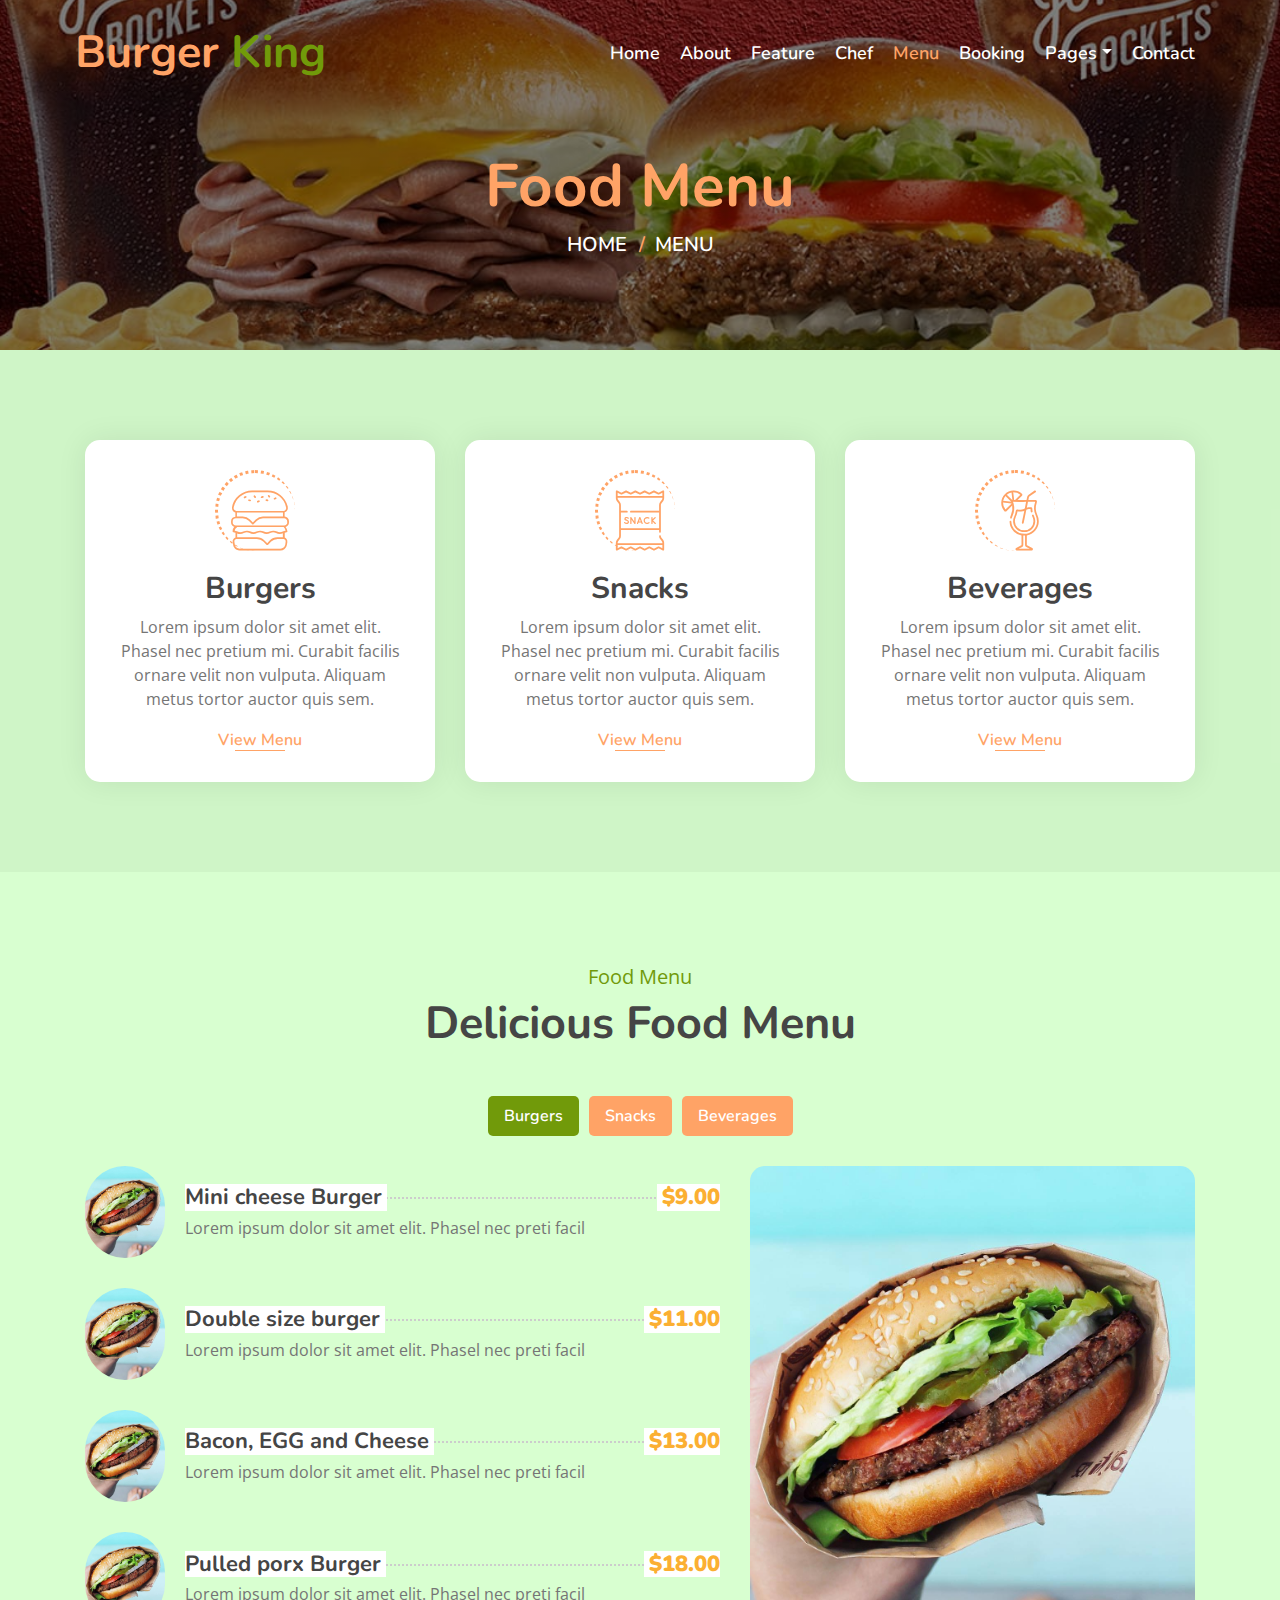
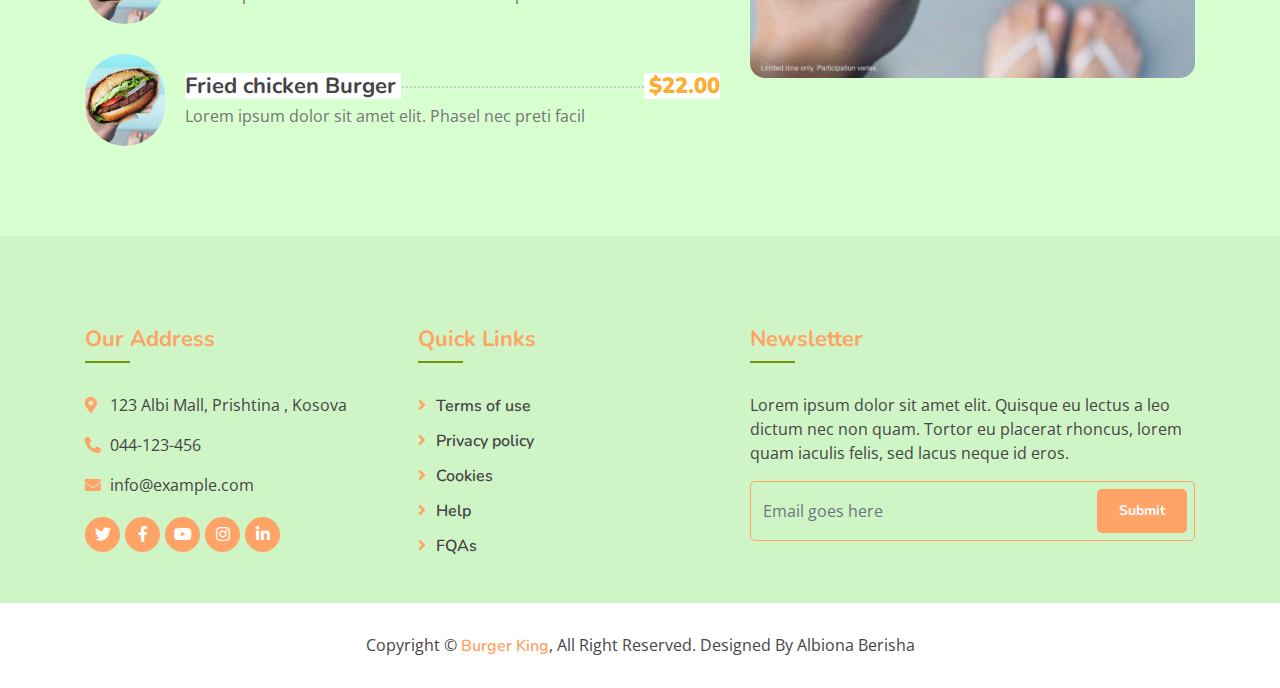
<file: menu.html>
<!DOCTYPE html>
<html lang="en">
    <head>
        <meta charset="utf-8">
        <title>Burger King</title>
        <meta content="width=device-width, initial-scale=1.0" name="viewport">
        <meta content="Free Website Template" name="keywords">
        <meta content="Free Website Template" name="description">

        <!-- Favicon -->
        <link href="img/favicon.ico" rel="icon">

        <!-- Google Font -->
        <link href="https://fonts.googleapis.com/css?family=Open+Sans:300,400|Nunito:600,700" rel="stylesheet"> 
        
        <!-- CSS Libraries -->
        <link href="https://stackpath.bootstrapcdn.com/bootstrap/4.4.1/css/bootstrap.min.css" rel="stylesheet">
        <link href="https://cdnjs.cloudflare.com/ajax/libs/font-awesome/5.10.0/css/all.min.css" rel="stylesheet">
        <link href="lib/animate/animate.min.css" rel="stylesheet">
        <link href="lib/owlcarousel/assets/owl.carousel.min.css" rel="stylesheet">
        <link href="lib/flaticon/font/flaticon.css" rel="stylesheet">
        <link href="lib/tempusdominus/css/tempusdominus-bootstrap-4.min.css" rel="stylesheet" />

        <!-- Template Stylesheet -->
        <link href="css/style.css" rel="stylesheet">
    </head>

    <body>
        <!-- Nav Bar Start -->
        <div class="navbar navbar-expand-lg bg-light navbar-light">
            <div class="container-fluid">
                <a href="index.html" class="navbar-brand">Burger <span>King</span></a>
                <button type="button" class="navbar-toggler" data-toggle="collapse" data-target="#navbarCollapse">
                    <span class="navbar-toggler-icon"></span>
                </button>

                <div class="collapse navbar-collapse justify-content-between" id="navbarCollapse">
                    <div class="navbar-nav ml-auto">
                        <a href="index.html" class="nav-item nav-link">Home</a>
                        <a href="about.html" class="nav-item nav-link">About</a>
                        <a href="feature.html" class="nav-item nav-link">Feature</a>
                        <a href="team.html" class="nav-item nav-link">Chef</a>
                        <a href="menu.html" class="nav-item nav-link active">Menu</a>
                        <a href="booking.html" class="nav-item nav-link">Booking</a>
                        <div class="nav-item dropdown">
                            <a href="#" class="nav-link dropdown-toggle" data-toggle="dropdown">Pages</a>
                            <div class="dropdown-menu">
                                <a href="blog.html" class="dropdown-item">Blog Grid</a>
                                <a href="single.html" class="dropdown-item">Blog Detail</a>
                            </div>
                        </div>
                        <a href="contact.html" class="nav-item nav-link">Contact</a>
                    </div>
                </div>
            </div>
        </div>
        <!-- Nav Bar End -->
        
        
        <!-- Page Header Start -->
        <div class="page-header mb-0">
            <div class="container">
                <div class="row">
                    <div class="col-12">
                        <h2>Food Menu</h2>
                    </div>
                    <div class="col-12">
                        <a href="">Home</a>
                        <a href="">Menu</a>
                    </div>
                </div>
            </div>
        </div>
        <!-- Page Header End -->
        
        
        <!-- Food Start -->
        <div class="food mt-0">
            <div class="container">
                <div class="row align-items-center">
                    <div class="col-md-4">
                        <div class="food-item">
                            <i class="flaticon-burger"></i>
                            <h2>Burgers</h2>
                            <p>
                                Lorem ipsum dolor sit amet elit. Phasel nec pretium mi. Curabit facilis ornare velit non vulputa. Aliquam metus tortor auctor quis sem. 
                            </p>
                            <a href="">View Menu</a>
                        </div>
                    </div>
                    <div class="col-md-4">
                        <div class="food-item">
                            <i class="flaticon-snack"></i>
                            <h2>Snacks</h2>
                            <p>
                                Lorem ipsum dolor sit amet elit. Phasel nec pretium mi. Curabit facilis ornare velit non vulputa. Aliquam metus tortor auctor quis sem. 
                            </p>
                            <a href="">View Menu</a>
                        </div>
                    </div>
                    <div class="col-md-4">
                        <div class="food-item">
                            <i class="flaticon-cocktail"></i>
                            <h2>Beverages</h2>
                            <p>
                                Lorem ipsum dolor sit amet elit. Phasel nec pretium mi. Curabit facilis ornare velit non vulputa. Aliquam metus tortor auctor quis sem. 
                            </p>
                            <a href="">View Menu</a>
                        </div>
                    </div>
                </div>
            </div>
        </div>
        <!-- Food End -->
        

        <!-- Menu Start -->
        <div class="menu">
            <div class="container">
                <div class="section-header text-center">
                    <p>Food Menu</p>
                    <h2>Delicious Food Menu</h2>
                </div>
                <div class="menu-tab">
                    <ul class="nav nav-pills justify-content-center">
                        <li class="nav-item">
                            <a class="nav-link active" data-toggle="pill" href="#burgers">Burgers</a>
                        </li>
                        <li class="nav-item">
                            <a class="nav-link" data-toggle="pill" href="#snacks">Snacks</a>
                        </li>
                        <li class="nav-item">
                            <a class="nav-link" data-toggle="pill" href="#beverages">Beverages</a>
                        </li>
                    </ul>
                    <div class="tab-content">
                        <div id="burgers" class="container tab-pane active">
                            <div class="row">
                                <div class="col-lg-7 col-md-12">
                                    <div class="menu-item">
                                        <div class="menu-img">
                                            <img src="img/menu-burger.jpg" alt="Image">
                                        </div>
                                        <div class="menu-text">
                                            <h3><span>Mini cheese Burger</span> <strong>$9.00</strong></h3>
                                            <p>Lorem ipsum dolor sit amet elit. Phasel nec preti facil</p>
                                        </div>
                                    </div>
                                    <div class="menu-item">
                                        <div class="menu-img">
                                            <img src="img/menu-burger.jpg" alt="Image">
                                        </div>
                                        <div class="menu-text">
                                            <h3><span>Double size burger</span> <strong>$11.00</strong></h3>
                                            <p>Lorem ipsum dolor sit amet elit. Phasel nec preti facil</p>
                                        </div>
                                    </div>
                                    <div class="menu-item">
                                        <div class="menu-img">
                                            <img src="img/menu-burger.jpg" alt="Image">
                                        </div>
                                        <div class="menu-text">
                                            <h3><span>Bacon, EGG and Cheese</span> <strong>$13.00</strong></h3>
                                            <p>Lorem ipsum dolor sit amet elit. Phasel nec preti facil</p>
                                        </div>
                                    </div>
                                    <div class="menu-item">
                                        <div class="menu-img">
                                            <img src="img/menu-burger.jpg" alt="Image">
                                        </div>
                                        <div class="menu-text">
                                            <h3><span>Pulled porx Burger</span> <strong>$18.00</strong></h3>
                                            <p>Lorem ipsum dolor sit amet elit. Phasel nec preti facil</p>
                                        </div>
                                    </div>
                                    <div class="menu-item">
                                        <div class="menu-img">
                                            <img src="img/menu-burger.jpg" alt="Image">
                                        </div>
                                        <div class="menu-text">
                                            <h3><span>Fried chicken Burger</span> <strong>$22.00</strong></h3>
                                            <p>Lorem ipsum dolor sit amet elit. Phasel nec preti facil</p>
                                        </div>
                                    </div>
                                </div>
                                <div class="col-lg-5 d-none d-lg-block">
                                    <img src="img/menu-burger-img.jpg" alt="Image">
                                </div>
                            </div>
                        </div>
                        <div id="snacks" class="container tab-pane fade">
                            <div class="row">
                                <div class="col-lg-7 col-md-12">
                                    <div class="menu-item">
                                        <div class="menu-img">
                                            <img src="img/menu-snack.jpg" alt="Image">
                                        </div>
                                        <div class="menu-text">
                                            <h3><span>Corn Tikki - Spicy fried Aloo</span> <strong>$15.00</strong></h3>
                                            <p>Lorem ipsum dolor sit amet elit. Phasel nec preti facil</p>
                                        </div>
                                    </div>
                                    <div class="menu-item">
                                        <div class="menu-img">
                                            <img src="img/menu-snack.jpg" alt="Image">
                                        </div>
                                        <div class="menu-text">
                                            <h3><span>Bread besan Toast</span> <strong>$35.00</strong></h3>
                                            <p>Lorem ipsum dolor sit amet elit. Phasel nec preti facil</p>
                                        </div>
                                    </div>
                                    <div class="menu-item">
                                        <div class="menu-img">
                                            <img src="img/menu-snack.jpg" alt="Image">
                                        </div>
                                        <div class="menu-text">
                                            <h3><span>Healthy soya nugget snacks</span> <strong>$20.00</strong></h3>
                                            <p>Lorem ipsum dolor sit amet elit. Phasel nec preti facil</p>
                                        </div>
                                    </div>
                                    <div class="menu-item">
                                        <div class="menu-img">
                                            <img src="img/menu-snack.jpg" alt="Image">
                                        </div>
                                        <div class="menu-text">
                                            <h3><span>Tandoori Soya Chunks</span> <strong>$30.00</strong></h3>
                                            <p>Lorem ipsum dolor sit amet elit. Phasel nec preti facil</p>
                                        </div>
                                    </div>
                                </div>
                                <div class="col-lg-5 d-none d-lg-block">
                                    <img src="img/menu-snack-img.jpg" alt="Image">
                                </div>
                            </div>
                        </div>
                        <div id="beverages" class="container tab-pane fade">
                            <div class="row">
                                <div class="col-lg-7 col-md-12">
                                    <div class="menu-item">
                                        <div class="menu-img">
                                            <img src="img/menu-beverage.jpg" alt="Image">
                                        </div>
                                        <div class="menu-text">
                                            <h3><span>Single Cup Brew</span> <strong>$7.00</strong></h3>
                                            <p>Lorem ipsum dolor sit amet elit. Phasel nec preti facil</p>
                                        </div>
                                    </div>
                                    <div class="menu-item">
                                        <div class="menu-img">
                                            <img src="img/menu-beverage.jpg" alt="Image">
                                        </div>
                                        <div class="menu-text">
                                            <h3><span>Caffe Americano</span> <strong>$9.00</strong></h3>
                                            <p>Lorem ipsum dolor sit amet elit. Phasel nec preti facil</p>
                                        </div>
                                    </div>
                                    <div class="menu-item">
                                        <div class="menu-img">
                                            <img src="img/menu-beverage.jpg" alt="Image">
                                        </div>
                                        <div class="menu-text">
                                            <h3><span>Caramel Macchiato</span> <strong>$15.00</strong></h3>
                                            <p>Lorem ipsum dolor sit amet elit. Phasel nec preti facil</p>
                                        </div>
                                    </div>
                                    <div class="menu-item">
                                        <div class="menu-img">
                                            <img src="img/menu-beverage.jpg" alt="Image">
                                        </div>
                                        <div class="menu-text">
                                            <h3><span>Standard black coffee</span> <strong>$8.00</strong></h3>
                                            <p>Lorem ipsum dolor sit amet elit. Phasel nec preti facil</p>
                                        </div>
                                    </div>
                                    <div class="menu-item">
                                        <div class="menu-img">
                                            <img src="img/menu-beverage.jpg" alt="Image">
                                        </div>
                                        <div class="menu-text">
                                            <h3><span>Standard black coffee</span> <strong>$12.00</strong></h3>
                                            <p>Lorem ipsum dolor sit amet elit. Phasel nec preti facil</p>
                                        </div>
                                    </div>
                                </div>
                                <div class="col-lg-5 d-none d-lg-block">
                                    <img src="img/menu-beverage-img.jpg" alt="Image">
                                </div>
                            </div>
                        </div>
                    </div>
                </div>
            </div>
        </div>
        <!-- Menu End -->


        <!-- Footer Start -->
        <div class="footer">
            <div class="container">
                <div class="row">
                    <div class="col-lg-7">
                        <div class="row">
                            <div class="col-md-6">
                                <div class="footer-contact">
                                    <h2>Our Address</h2>
                                    <p><i class="fa fa-map-marker-alt"></i>123 Albi Mall, Prishtina , Kosova</p>
                                    <p><i class="fa fa-phone-alt"></i>044-123-456</p>
                                    <p><i class="fa fa-envelope"></i>info@example.com</p>
                                    <div class="footer-social">
                                        <a href=""><i class="fab fa-twitter"></i></a>
                                        <a href=""><i class="fab fa-facebook-f"></i></a>
                                        <a href=""><i class="fab fa-youtube"></i></a>
                                        <a href=""><i class="fab fa-instagram"></i></a>
                                        <a href=""><i class="fab fa-linkedin-in"></i></a>
                                    </div>
                                </div>
                            </div>
                            <div class="col-md-6">
                                <div class="footer-link">
                                    <h2>Quick Links</h2>
                                    <a href="">Terms of use</a>
                                    <a href="">Privacy policy</a>
                                    <a href="">Cookies</a>
                                    <a href="">Help</a>
                                    <a href="">FQAs</a>
                                </div>
                            </div>
                        </div>
                    </div>
                    <div class="col-lg-5">
                        <div class="footer-newsletter">
                            <h2>Newsletter</h2>
                            <p>
                                Lorem ipsum dolor sit amet elit. Quisque eu lectus a leo dictum nec non quam. Tortor eu placerat rhoncus, lorem quam iaculis felis, sed lacus neque id eros.
                            </p>
                            <div class="form">
                                <input class="form-control" placeholder="Email goes here">
                                <button class="btn custom-btn">Submit</button>
                            </div>
                        </div>
                    </div>
                </div>
            </div>
            <div class="copyright">
                <div class="container">
                    <p>Copyright &copy; <a href="#">Burger King</a>, All Right Reserved.</p>
                    <p>Designed By Albiona Berisha</p>
                </div>
            </div>
        </div>
        <!-- Footer End -->

        <a href="#" class="back-to-top"><i class="fa fa-chevron-up"></i></a>

        <!-- JavaScript Libraries -->
        <script src="https://code.jquery.com/jquery-3.4.1.min.js"></script>
        <script src="https://stackpath.bootstrapcdn.com/bootstrap/4.4.1/js/bootstrap.bundle.min.js"></script>
        <script src="lib/easing/easing.min.js"></script>
        <script src="lib/owlcarousel/owl.carousel.min.js"></script>
        <script src="lib/tempusdominus/js/moment.min.js"></script>
        <script src="lib/tempusdominus/js/moment-timezone.min.js"></script>
        <script src="lib/tempusdominus/js/tempusdominus-bootstrap-4.min.js"></script>
        
        <!-- Contact Javascript File -->
        <script src="mail/jqBootstrapValidation.min.js"></script>
        <script src="mail/contact.js"></script>

        <!-- Template Javascript -->
        <script src="js/main.js"></script>
    </body>
</html>
</file>
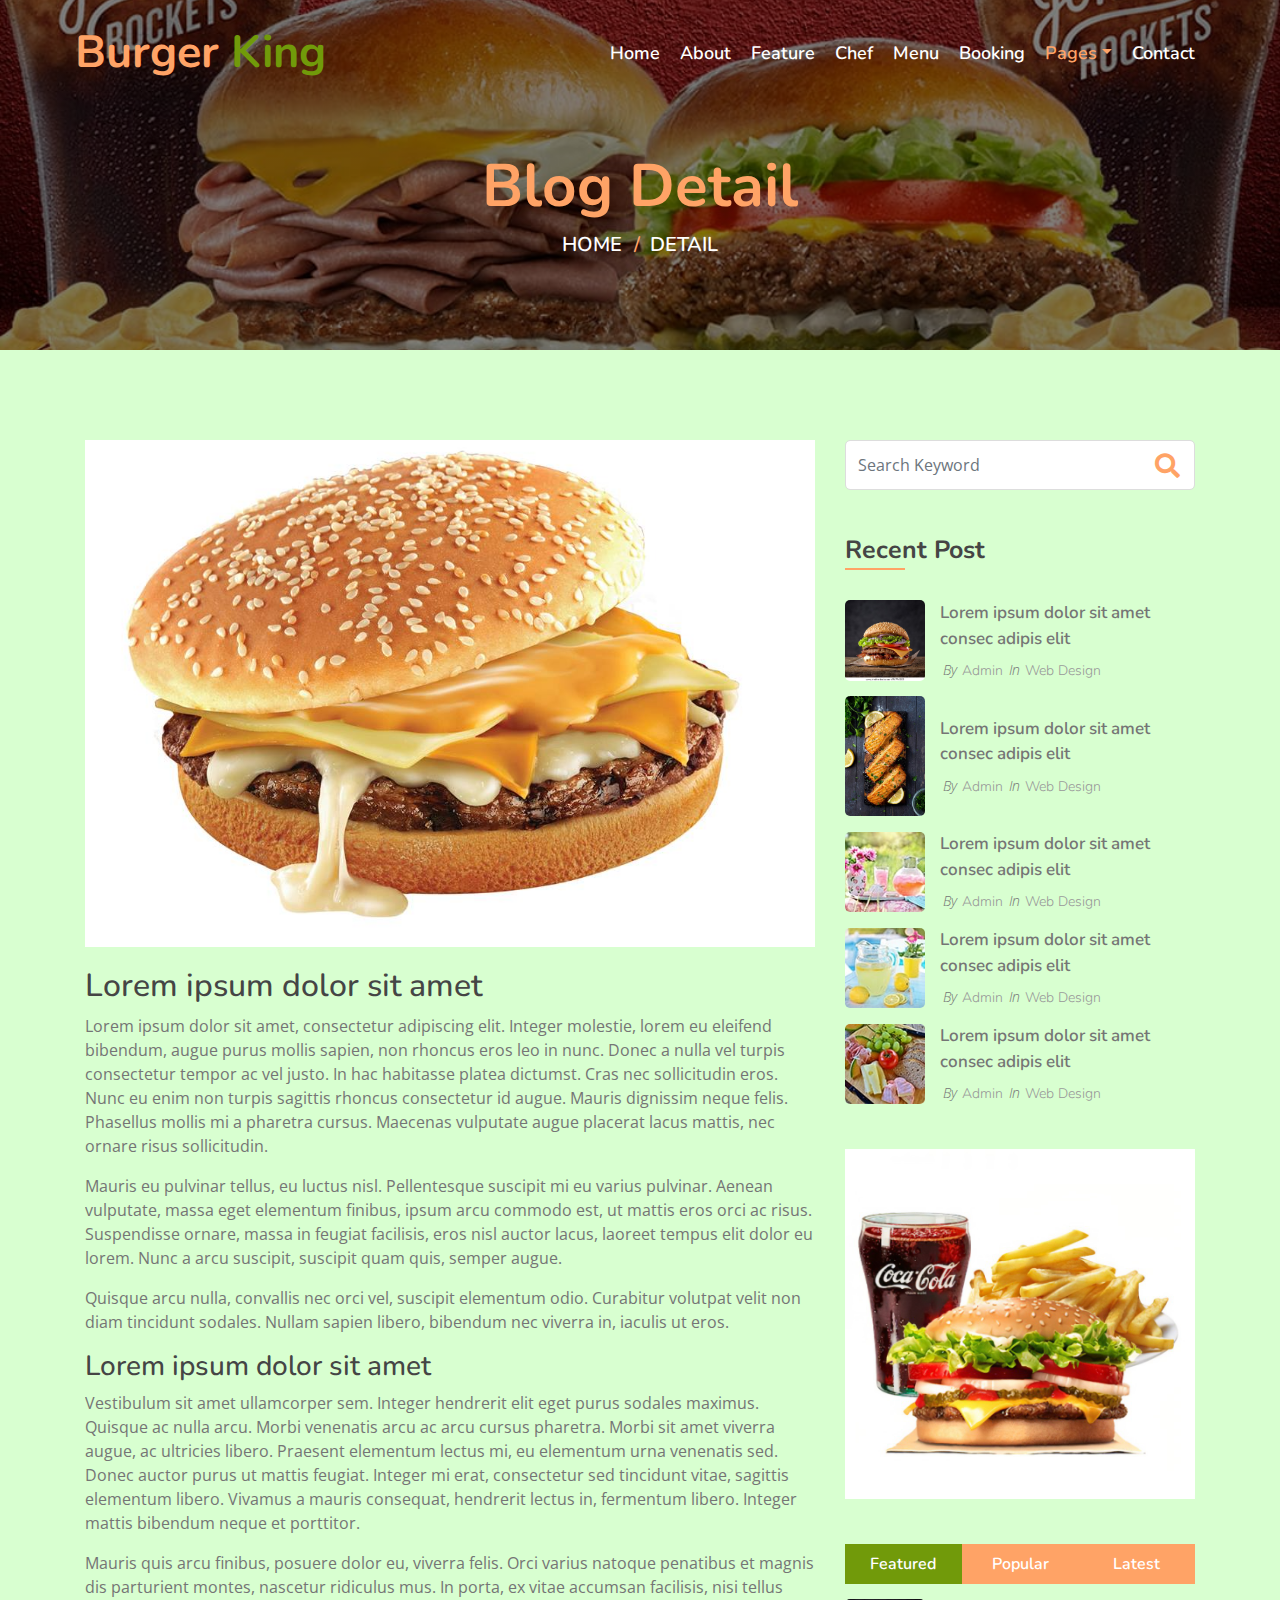
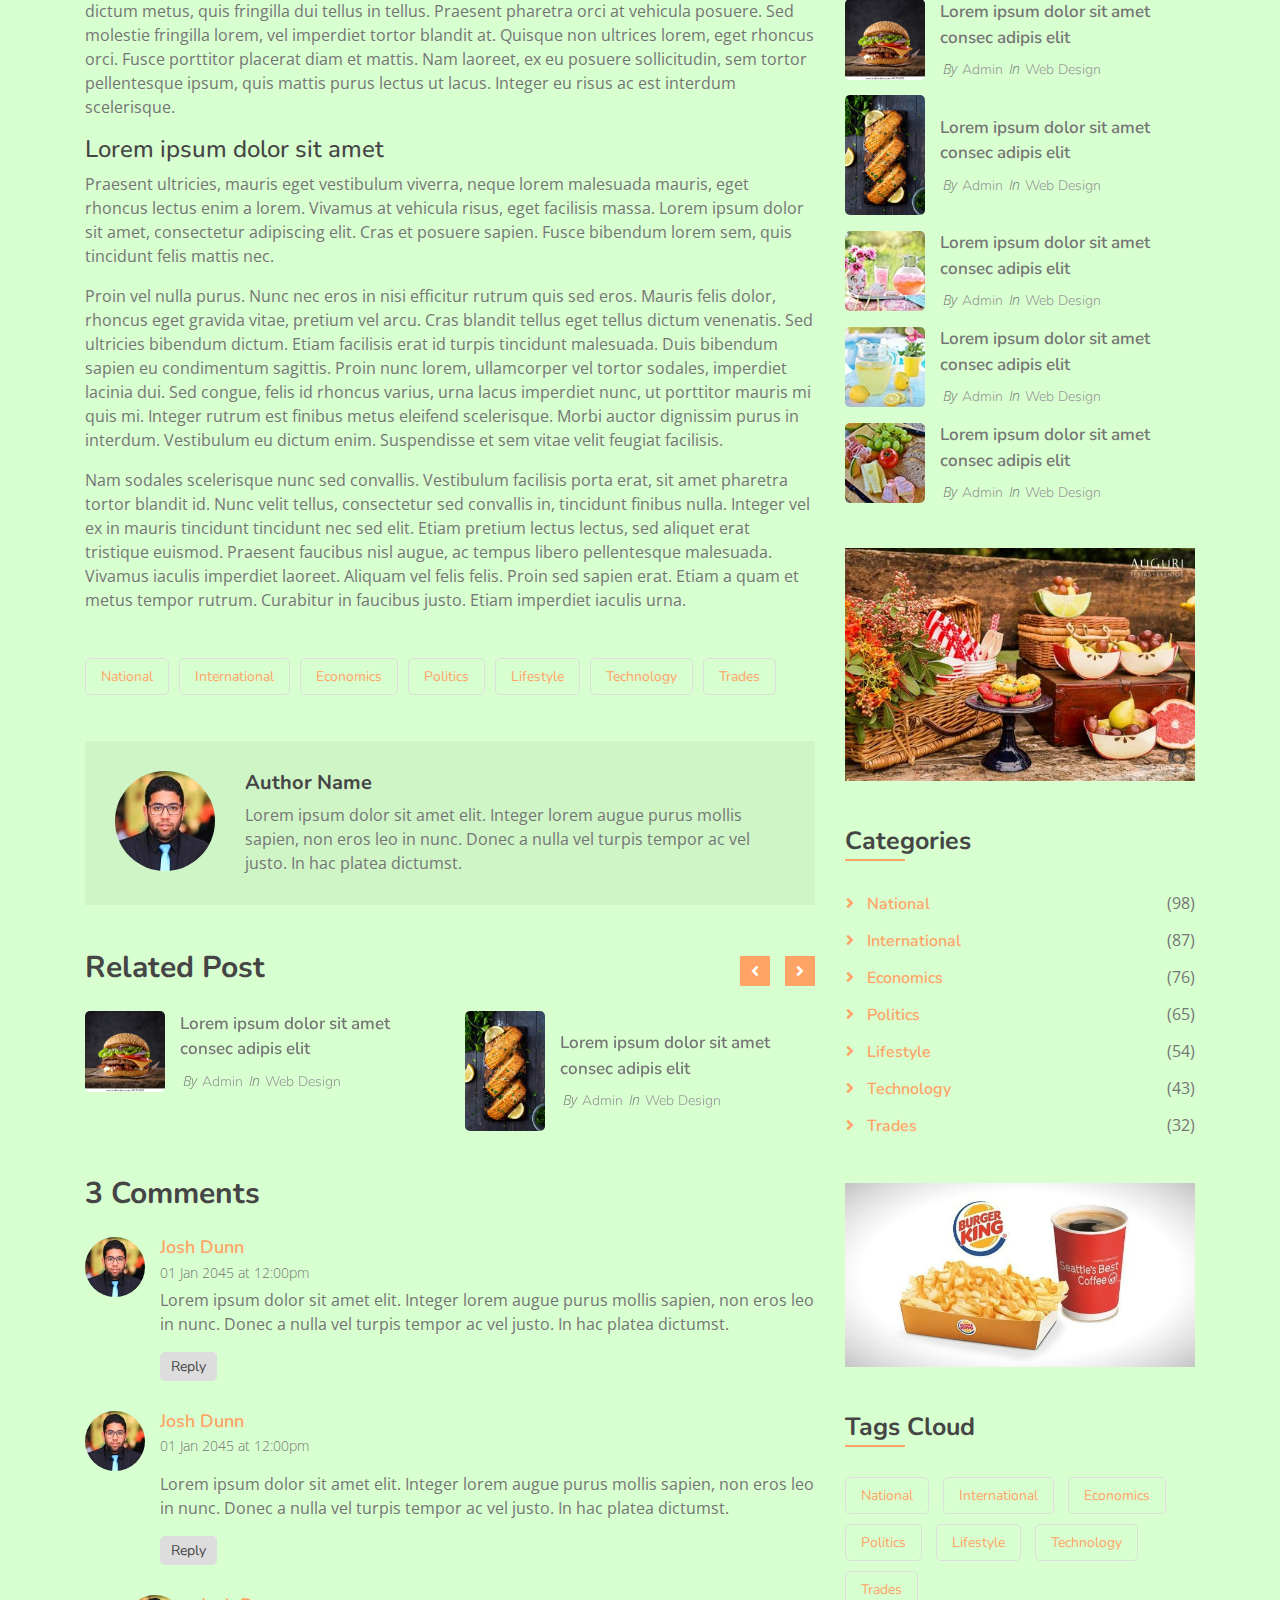
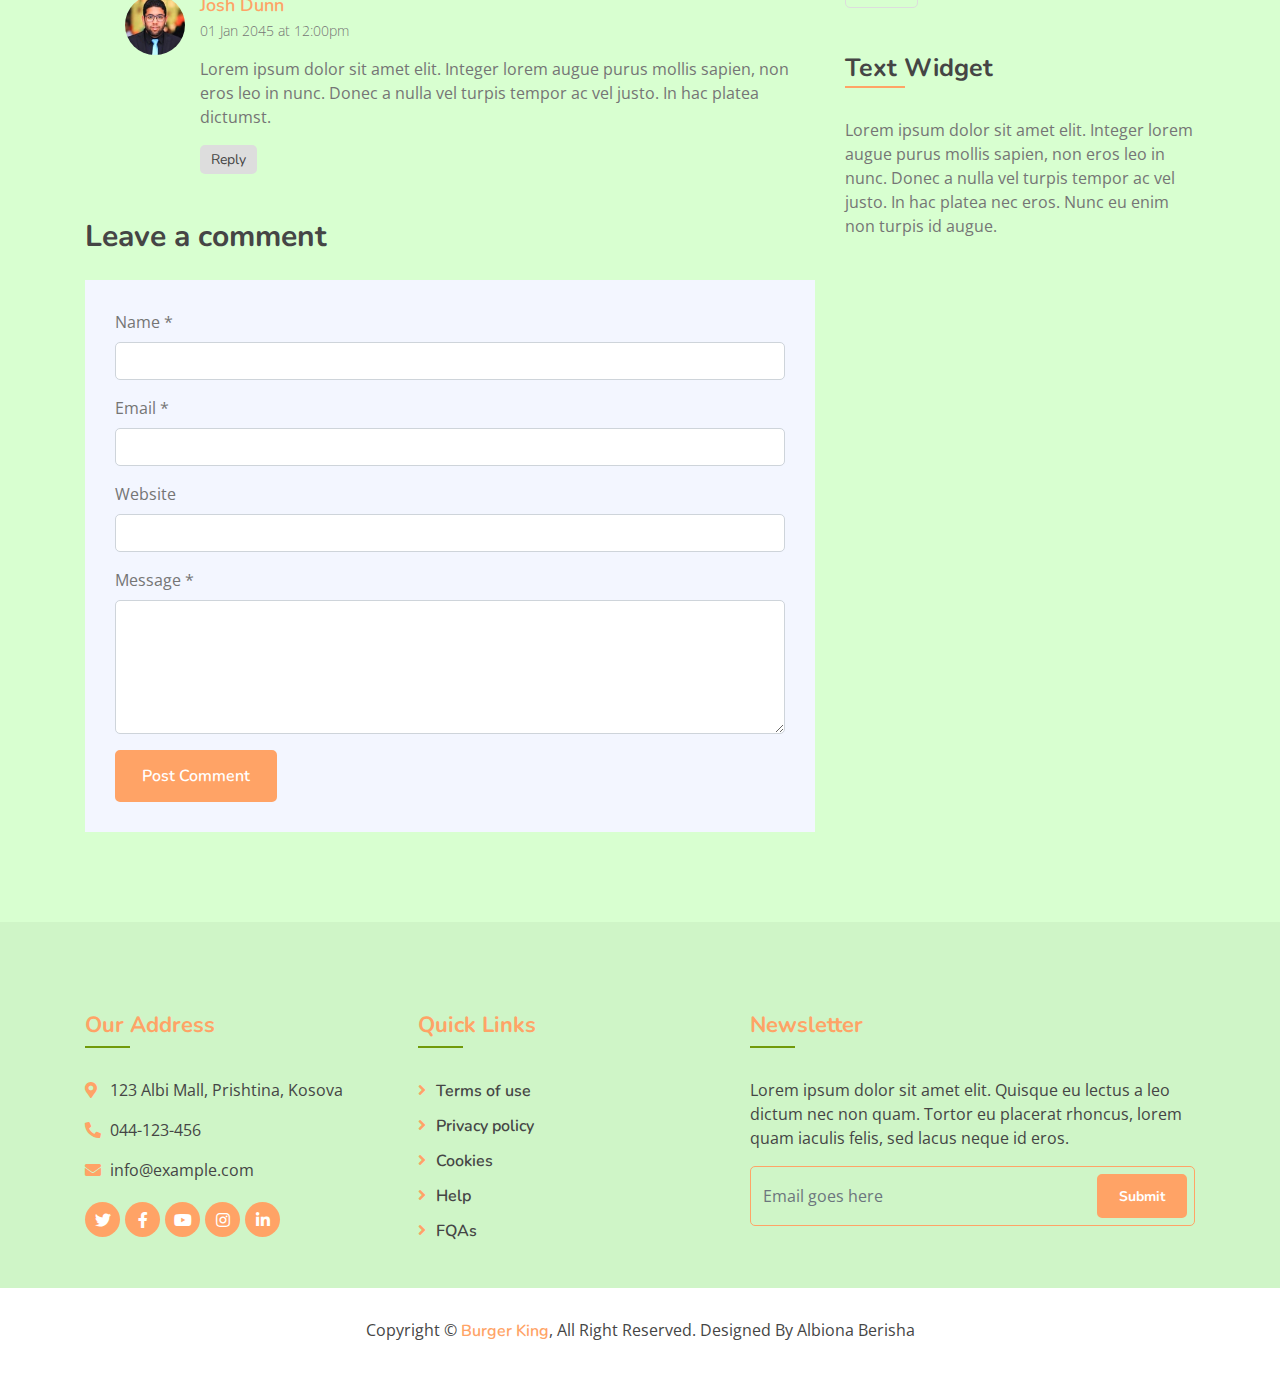
<file: single.html>
<!DOCTYPE html>
<html lang="en">
    <head>
        <meta charset="utf-8">
        <title>Burger King</title>
        <meta content="width=device-width, initial-scale=1.0" name="viewport">
        <meta content="Free Website Template" name="keywords">
        <meta content="Free Website Template" name="description">

        <!-- Favicon -->
        <link href="img/favicon.ico" rel="icon">

        <!-- Google Font -->
        <link href="https://fonts.googleapis.com/css?family=Open+Sans:300,400|Nunito:600,700" rel="stylesheet"> 
        
        <!-- CSS Libraries -->
        <link href="https://stackpath.bootstrapcdn.com/bootstrap/4.4.1/css/bootstrap.min.css" rel="stylesheet">
        <link href="https://cdnjs.cloudflare.com/ajax/libs/font-awesome/5.10.0/css/all.min.css" rel="stylesheet">
        <link href="lib/animate/animate.min.css" rel="stylesheet">
        <link href="lib/owlcarousel/assets/owl.carousel.min.css" rel="stylesheet">
        <link href="lib/flaticon/font/flaticon.css" rel="stylesheet">
        <link href="lib/tempusdominus/css/tempusdominus-bootstrap-4.min.css" rel="stylesheet" />

        <!-- Template Stylesheet -->
        <link href="css/style.css" rel="stylesheet">
    </head>

    <body>
        <!-- Nav Bar Start -->
        <div class="navbar navbar-expand-lg bg-light navbar-light">
            <div class="container-fluid">
                <a href="index.html" class="navbar-brand">Burger <span>King</span></a>
                <button type="button" class="navbar-toggler" data-toggle="collapse" data-target="#navbarCollapse">
                    <span class="navbar-toggler-icon"></span>
                </button>

                <div class="collapse navbar-collapse justify-content-between" id="navbarCollapse">
                    <div class="navbar-nav ml-auto">
                        <a href="index.html" class="nav-item nav-link">Home</a>
                        <a href="about.html" class="nav-item nav-link">About</a>
                        <a href="feature.html" class="nav-item nav-link">Feature</a>
                        <a href="team.html" class="nav-item nav-link">Chef</a>
                        <a href="menu.html" class="nav-item nav-link">Menu</a>
                        <a href="booking.html" class="nav-item nav-link">Booking</a>
                        <div class="nav-item dropdown">
                            <a href="#" class="nav-link dropdown-toggle active" data-toggle="dropdown">Pages</a>
                            <div class="dropdown-menu">
                                <a href="blog.html" class="dropdown-item">Blog Grid</a>
                                <a href="single.html" class="dropdown-item">Blog Detail</a>
                            </div>
                        </div>
                        <a href="contact.html" class="nav-item nav-link">Contact</a>
                    </div>
                </div>
            </div>
        </div>
        <!-- Nav Bar End -->
        
        
        <!-- Page Header Start -->
        <div class="page-header">
            <div class="container">
                <div class="row">
                    <div class="col-12">
                        <h2>Blog Detail</h2>
                    </div>
                    <div class="col-12">
                        <a href="">Home</a>
                        <a href="">Detail</a>
                    </div>
                </div>
            </div>
        </div>
        <!-- Page Header End -->


        <!-- Single Post Start-->
        <div class="single">
            <div class="container">
                <div class="row">
                    <div class="col-lg-8">
                        <div class="single-content">
                            <img src="img/single.jpg" />
                            <h2>Lorem ipsum dolor sit amet</h2>
                            <p>
                                Lorem ipsum dolor sit amet, consectetur adipiscing elit. Integer molestie, lorem eu eleifend bibendum, augue purus mollis sapien, non rhoncus eros leo in nunc. Donec a nulla vel turpis consectetur tempor ac vel justo. In hac habitasse platea dictumst. Cras nec sollicitudin eros. Nunc eu enim non turpis sagittis rhoncus consectetur id augue. Mauris dignissim neque felis. Phasellus mollis mi a pharetra cursus. Maecenas vulputate augue placerat lacus mattis, nec ornare risus sollicitudin.
                            </p>
                            <p>
                                Mauris eu pulvinar tellus, eu luctus nisl. Pellentesque suscipit mi eu varius pulvinar. Aenean vulputate, massa eget elementum finibus, ipsum arcu commodo est, ut mattis eros orci ac risus. Suspendisse ornare, massa in feugiat facilisis, eros nisl auctor lacus, laoreet tempus elit dolor eu lorem. Nunc a arcu suscipit, suscipit quam quis, semper augue.
                            </p>
                            <p>
                                Quisque arcu nulla, convallis nec orci vel, suscipit elementum odio. Curabitur volutpat velit non diam tincidunt sodales. Nullam sapien libero, bibendum nec viverra in, iaculis ut eros.
                            </p>
                            <h3>Lorem ipsum dolor sit amet</h3>
                            <p>
                                Vestibulum sit amet ullamcorper sem. Integer hendrerit elit eget purus sodales maximus. Quisque ac nulla arcu. Morbi venenatis arcu ac arcu cursus pharetra. Morbi sit amet viverra augue, ac ultricies libero. Praesent elementum lectus mi, eu elementum urna venenatis sed. Donec auctor purus ut mattis feugiat. Integer mi erat, consectetur sed tincidunt vitae, sagittis elementum libero. Vivamus a mauris consequat, hendrerit lectus in, fermentum libero. Integer mattis bibendum neque et porttitor.
                            </p>
                            <p>
                                Mauris quis arcu finibus, posuere dolor eu, viverra felis. Orci varius natoque penatibus et magnis dis parturient montes, nascetur ridiculus mus. In porta, ex vitae accumsan facilisis, nisi tellus dictum metus, quis fringilla dui tellus in tellus. Praesent pharetra orci at vehicula posuere. Sed molestie fringilla lorem, vel imperdiet tortor blandit at. Quisque non ultrices lorem, eget rhoncus orci. Fusce porttitor placerat diam et mattis. Nam laoreet, ex eu posuere sollicitudin, sem tortor pellentesque ipsum, quis mattis purus lectus ut lacus. Integer eu risus ac est interdum scelerisque.
                            </p>
                            <h4>Lorem ipsum dolor sit amet</h4>
                            <p>
                                Praesent ultricies, mauris eget vestibulum viverra, neque lorem malesuada mauris, eget rhoncus lectus enim a lorem. Vivamus at vehicula risus, eget facilisis massa. Lorem ipsum dolor sit amet, consectetur adipiscing elit. Cras et posuere sapien. Fusce bibendum lorem sem, quis tincidunt felis mattis nec.
                            </p>
                            <p>
                                Proin vel nulla purus. Nunc nec eros in nisi efficitur rutrum quis sed eros. Mauris felis dolor, rhoncus eget gravida vitae, pretium vel arcu. Cras blandit tellus eget tellus dictum venenatis. Sed ultricies bibendum dictum. Etiam facilisis erat id turpis tincidunt malesuada. Duis bibendum sapien eu condimentum sagittis. Proin nunc lorem, ullamcorper vel tortor sodales, imperdiet lacinia dui. Sed congue, felis id rhoncus varius, urna lacus imperdiet nunc, ut porttitor mauris mi quis mi. Integer rutrum est finibus metus eleifend scelerisque. Morbi auctor dignissim purus in interdum. Vestibulum eu dictum enim. Suspendisse et sem vitae velit feugiat facilisis.
                            </p>
                            <p>
                                Nam sodales scelerisque nunc sed convallis. Vestibulum facilisis porta erat, sit amet pharetra tortor blandit id. Nunc velit tellus, consectetur sed convallis in, tincidunt finibus nulla. Integer vel ex in mauris tincidunt tincidunt nec sed elit. Etiam pretium lectus lectus, sed aliquet erat tristique euismod. Praesent faucibus nisl augue, ac tempus libero pellentesque malesuada. Vivamus iaculis imperdiet laoreet. Aliquam vel felis felis. Proin sed sapien erat. Etiam a quam et metus tempor rutrum. Curabitur in faucibus justo. Etiam imperdiet iaculis urna.
                            </p>
                        </div>
                        <div class="single-tags">
                            <a href="">National</a>
                            <a href="">International</a>
                            <a href="">Economics</a>
                            <a href="">Politics</a>
                            <a href="">Lifestyle</a>
                            <a href="">Technology</a>
                            <a href="">Trades</a>
                        </div>
                        <div class="single-bio">
                            <div class="single-bio-img">
                                <img src="img/user.jpg" />
                            </div>
                            <div class="single-bio-text">
                                <h3>Author Name</h3>
                                <p>
                                    Lorem ipsum dolor sit amet elit. Integer lorem augue purus mollis sapien, non eros leo in nunc. Donec a nulla vel turpis tempor ac vel justo. In hac platea dictumst.
                                </p>
                            </div>
                        </div>
                        <div class="single-related">
                            <h2>Related Post</h2>
                            <div class="owl-carousel related-slider">
                                <div class="post-item">
                                    <div class="post-img">
                                        <img src="img/post-1.jpg" />
                                    </div>
                                    <div class="post-text">
                                        <a href="">Lorem ipsum dolor sit amet consec adipis elit</a>
                                        <div class="post-meta">
                                            <p>By<a href="">Admin</a></p>
                                            <p>In<a href="">Web Design</a></p>
                                        </div>
                                    </div>
                                </div>
                                <div class="post-item">
                                    <div class="post-img">
                                        <img src="img/post-2.jpg" />
                                    </div>
                                    <div class="post-text">
                                        <a href="">Lorem ipsum dolor sit amet consec adipis elit</a>
                                        <div class="post-meta">
                                            <p>By<a href="">Admin</a></p>
                                            <p>In<a href="">Web Design</a></p>
                                        </div>
                                    </div>
                                </div>
                                <div class="post-item">
                                    <div class="post-img">
                                        <img src="img/post-3.jpg" />
                                    </div>
                                    <div class="post-text">
                                        <a href="">Lorem ipsum dolor sit amet consec adipis elit</a>
                                        <div class="post-meta">
                                            <p>By<a href="">Admin</a></p>
                                            <p>In<a href="">Web Design</a></p>
                                        </div>
                                    </div>
                                </div>
                                <div class="post-item">
                                    <div class="post-img">
                                        <img src="img/post-4.jpg" />
                                    </div>
                                    <div class="post-text">
                                        <a href="">Lorem ipsum dolor sit amet consec adipis elit</a>
                                        <div class="post-meta">
                                            <p>By<a href="">Admin</a></p>
                                            <p>In<a href="">Web Design</a></p>
                                        </div>
                                    </div>
                                </div>
                            </div>
                        </div>

                        <div class="single-comment">
                            <h2>3 Comments</h2>
                            <ul class="comment-list">
                                <li class="comment-item">
                                    <div class="comment-body">
                                        <div class="comment-img">
                                            <img src="img/user.jpg" />
                                        </div>
                                        <div class="comment-text">
                                            <h3><a href="">Josh Dunn</a></h3>
                                            <span>01 Jan 2045 at 12:00pm</span>
                                            <p>
                                                Lorem ipsum dolor sit amet elit. Integer lorem augue purus mollis sapien, non eros leo in nunc. Donec a nulla vel turpis tempor ac vel justo. In hac platea dictumst. 
                                            </p>
                                            <a class="btn" href="">Reply</a>
                                        </div>
                                    </div>
                                </li>
                                <li class="comment-item">
                                    <div class="comment-body">
                                        <div class="comment-img">
                                            <img src="img/user.jpg" />
                                        </div>
                                        <div class="comment-text">
                                            <h3><a href="">Josh Dunn</a></h3>
                                            <p><span>01 Jan 2045 at 12:00pm</span></p>
                                            <p>
                                                Lorem ipsum dolor sit amet elit. Integer lorem augue purus mollis sapien, non eros leo in nunc. Donec a nulla vel turpis tempor ac vel justo. In hac platea dictumst. 
                                            </p>
                                            <a class="btn" href="">Reply</a>
                                        </div>
                                    </div>
                                    <ul class="comment-child">
                                        <li class="comment-item">
                                            <div class="comment-body">
                                                <div class="comment-img">
                                                    <img src="img/user.jpg" />
                                                </div>
                                                <div class="comment-text">
                                                    <h3><a href="">Josh Dunn</a></h3>
                                                    <p><span>01 Jan 2045 at 12:00pm</span></p>
                                                    <p>
                                                        Lorem ipsum dolor sit amet elit. Integer lorem augue purus mollis sapien, non eros leo in nunc. Donec a nulla vel turpis tempor ac vel justo. In hac platea dictumst. 
                                                    </p>
                                                    <a class="btn" href="">Reply</a>
                                                </div>
                                            </div>
                                        </li>
                                    </ul>
                                </li>
                            </ul>
                        </div>
                        <div class="comment-form">
                            <h2>Leave a comment</h2>
                            <form>
                                <div class="form-group">
                                    <label for="name">Name *</label>
                                    <input type="text" class="form-control" id="name">
                                </div>
                                <div class="form-group">
                                    <label for="email">Email *</label>
                                    <input type="email" class="form-control" id="email">
                                </div>
                                <div class="form-group">
                                    <label for="website">Website</label>
                                    <input type="url" class="form-control" id="website">
                                </div>

                                <div class="form-group">
                                    <label for="message">Message *</label>
                                    <textarea id="message" cols="30" rows="5" class="form-control"></textarea>
                                </div>
                                <div class="form-group">
                                    <input type="submit" value="Post Comment" class="btn custom-btn">
                                </div>
                            </form>
                        </div>
                    </div>

                    <div class="col-lg-4">
                        <div class="sidebar">
                            <div class="sidebar-widget">
                                <div class="search-widget">
                                    <form>
                                        <input class="form-control" type="text" placeholder="Search Keyword">
                                        <button class="btn"><i class="fa fa-search"></i></button>
                                    </form>
                                </div>
                            </div>

                            <div class="sidebar-widget">
                                <h2 class="widget-title">Recent Post</h2>
                                <div class="recent-post">
                                    <div class="post-item">
                                        <div class="post-img">
                                            <img src="img/post-1.jpg" />
                                        </div>
                                        <div class="post-text">
                                            <a href="">Lorem ipsum dolor sit amet consec adipis elit</a>
                                            <div class="post-meta">
                                                <p>By<a href="">Admin</a></p>
                                                <p>In<a href="">Web Design</a></p>
                                            </div>
                                        </div>
                                    </div>
                                    <div class="post-item">
                                        <div class="post-img">
                                            <img src="img/post-2.jpg" />
                                        </div>
                                        <div class="post-text">
                                            <a href="">Lorem ipsum dolor sit amet consec adipis elit</a>
                                            <div class="post-meta">
                                                <p>By<a href="">Admin</a></p>
                                                <p>In<a href="">Web Design</a></p>
                                            </div>
                                        </div>
                                    </div>
                                    <div class="post-item">
                                        <div class="post-img">
                                            <img src="img/post-3.jpg" />
                                        </div>
                                        <div class="post-text">
                                            <a href="">Lorem ipsum dolor sit amet consec adipis elit</a>
                                            <div class="post-meta">
                                                <p>By<a href="">Admin</a></p>
                                                <p>In<a href="">Web Design</a></p>
                                            </div>
                                        </div>
                                    </div>
                                    <div class="post-item">
                                        <div class="post-img">
                                            <img src="img/post-4.jpg" />
                                        </div>
                                        <div class="post-text">
                                            <a href="">Lorem ipsum dolor sit amet consec adipis elit</a>
                                            <div class="post-meta">
                                                <p>By<a href="">Admin</a></p>
                                                <p>In<a href="">Web Design</a></p>
                                            </div>
                                        </div>
                                    </div>
                                    <div class="post-item">
                                        <div class="post-img">
                                            <img src="img/post-5.jpg" />
                                        </div>
                                        <div class="post-text">
                                            <a href="">Lorem ipsum dolor sit amet consec adipis elit</a>
                                            <div class="post-meta">
                                                <p>By<a href="">Admin</a></p>
                                                <p>In<a href="">Web Design</a></p>
                                            </div>
                                        </div>
                                    </div>
                                </div>
                            </div>

                            <div class="sidebar-widget">
                                <div class="image-widget">
                                    <a href="#"><img src="img/blog-1.jpg" alt="Image"></a>
                                </div>
                            </div>

                            <div class="sidebar-widget">
                                <div class="tab-post">
                                    <ul class="nav nav-pills nav-justified">
                                        <li class="nav-item">
                                            <a class="nav-link active" data-toggle="pill" href="#featured">Featured</a>
                                        </li>
                                        <li class="nav-item">
                                            <a class="nav-link" data-toggle="pill" href="#popular">Popular</a>
                                        </li>
                                        <li class="nav-item">
                                            <a class="nav-link" data-toggle="pill" href="#latest">Latest</a>
                                        </li>
                                    </ul>

                                    <div class="tab-content">
                                        <div id="featured" class="container tab-pane active">
                                            <div class="post-item">
                                                <div class="post-img">
                                                    <img src="img/post-1.jpg" />
                                                </div>
                                                <div class="post-text">
                                                    <a href="">Lorem ipsum dolor sit amet consec adipis elit</a>
                                                    <div class="post-meta">
                                                        <p>By<a href="">Admin</a></p>
                                                        <p>In<a href="">Web Design</a></p>
                                                    </div>
                                                </div>
                                            </div>
                                            <div class="post-item">
                                                <div class="post-img">
                                                    <img src="img/post-2.jpg" />
                                                </div>
                                                <div class="post-text">
                                                    <a href="">Lorem ipsum dolor sit amet consec adipis elit</a>
                                                    <div class="post-meta">
                                                        <p>By<a href="">Admin</a></p>
                                                        <p>In<a href="">Web Design</a></p>
                                                    </div>
                                                </div>
                                            </div>
                                            <div class="post-item">
                                                <div class="post-img">
                                                    <img src="img/post-3.jpg" />
                                                </div>
                                                <div class="post-text">
                                                    <a href="">Lorem ipsum dolor sit amet consec adipis elit</a>
                                                    <div class="post-meta">
                                                        <p>By<a href="">Admin</a></p>
                                                        <p>In<a href="">Web Design</a></p>
                                                    </div>
                                                </div>
                                            </div>
                                            <div class="post-item">
                                                <div class="post-img">
                                                    <img src="img/post-4.jpg" />
                                                </div>
                                                <div class="post-text">
                                                    <a href="">Lorem ipsum dolor sit amet consec adipis elit</a>
                                                    <div class="post-meta">
                                                        <p>By<a href="">Admin</a></p>
                                                        <p>In<a href="">Web Design</a></p>
                                                    </div>
                                                </div>
                                            </div>
                                            <div class="post-item">
                                                <div class="post-img">
                                                    <img src="img/post-5.jpg" />
                                                </div>
                                                <div class="post-text">
                                                    <a href="">Lorem ipsum dolor sit amet consec adipis elit</a>
                                                    <div class="post-meta">
                                                        <p>By<a href="">Admin</a></p>
                                                        <p>In<a href="">Web Design</a></p>
                                                    </div>
                                                </div>
                                            </div>
                                        </div>
                                        <div id="popular" class="container tab-pane fade">
                                            <div class="post-item">
                                                <div class="post-img">
                                                    <img src="img/post-1.jpg" />
                                                </div>
                                                <div class="post-text">
                                                    <a href="">Lorem ipsum dolor sit amet consec adipis elit</a>
                                                    <div class="post-meta">
                                                        <p>By<a href="">Admin</a></p>
                                                        <p>In<a href="">Web Design</a></p>
                                                    </div>
                                                </div>
                                            </div>
                                            <div class="post-item">
                                                <div class="post-img">
                                                    <img src="img/post-2.jpg" />
                                                </div>
                                                <div class="post-text">
                                                    <a href="">Lorem ipsum dolor sit amet consec adipis elit</a>
                                                    <div class="post-meta">
                                                        <p>By<a href="">Admin</a></p>
                                                        <p>In<a href="">Web Design</a></p>
                                                    </div>
                                                </div>
                                            </div>
                                            <div class="post-item">
                                                <div class="post-img">
                                                    <img src="img/post-3.jpg" />
                                                </div>
                                                <div class="post-text">
                                                    <a href="">Lorem ipsum dolor sit amet consec adipis elit</a>
                                                    <div class="post-meta">
                                                        <p>By<a href="">Admin</a></p>
                                                        <p>In<a href="">Web Design</a></p>
                                                    </div>
                                                </div>
                                            </div>
                                            <div class="post-item">
                                                <div class="post-img">
                                                    <img src="img/post-4.jpg" />
                                                </div>
                                                <div class="post-text">
                                                    <a href="">Lorem ipsum dolor sit amet consec adipis elit</a>
                                                    <div class="post-meta">
                                                        <p>By<a href="">Admin</a></p>
                                                        <p>In<a href="">Web Design</a></p>
                                                    </div>
                                                </div>
                                            </div>
                                            <div class="post-item">
                                                <div class="post-img">
                                                    <img src="img/post-5.jpg" />
                                                </div>
                                                <div class="post-text">
                                                    <a href="">Lorem ipsum dolor sit amet consec adipis elit</a>
                                                    <div class="post-meta">
                                                        <p>By<a href="">Admin</a></p>
                                                        <p>In<a href="">Web Design</a></p>
                                                    </div>
                                                </div>
                                            </div>
                                        </div>
                                        <div id="latest" class="container tab-pane fade">
                                            <div class="post-item">
                                                <div class="post-img">
                                                    <img src="img/post-1.jpg" />
                                                </div>
                                                <div class="post-text">
                                                    <a href="">Lorem ipsum dolor sit amet consec adipis elit</a>
                                                    <div class="post-meta">
                                                        <p>By<a href="">Admin</a></p>
                                                        <p>In<a href="">Web Design</a></p>
                                                    </div>
                                                </div>
                                            </div>
                                            <div class="post-item">
                                                <div class="post-img">
                                                    <img src="img/post-2.jpg" />
                                                </div>
                                                <div class="post-text">
                                                    <a href="">Lorem ipsum dolor sit amet consec adipis elit</a>
                                                    <div class="post-meta">
                                                        <p>By<a href="">Admin</a></p>
                                                        <p>In<a href="">Web Design</a></p>
                                                    </div>
                                                </div>
                                            </div>
                                            <div class="post-item">
                                                <div class="post-img">
                                                    <img src="img/post-3.jpg" />
                                                </div>
                                                <div class="post-text">
                                                    <a href="">Lorem ipsum dolor sit amet consec adipis elit</a>
                                                    <div class="post-meta">
                                                        <p>By<a href="">Admin</a></p>
                                                        <p>In<a href="">Web Design</a></p>
                                                    </div>
                                                </div>
                                            </div>
                                            <div class="post-item">
                                                <div class="post-img">
                                                    <img src="img/post-4.jpg" />
                                                </div>
                                                <div class="post-text">
                                                    <a href="">Lorem ipsum dolor sit amet consec adipis elit</a>
                                                    <div class="post-meta">
                                                        <p>By<a href="">Admin</a></p>
                                                        <p>In<a href="">Web Design</a></p>
                                                    </div>
                                                </div>
                                            </div>
                                            <div class="post-item">
                                                <div class="post-img">
                                                    <img src="img/post-5.jpg" />
                                                </div>
                                                <div class="post-text">
                                                    <a href="">Lorem ipsum dolor sit amet consec adipis elit</a>
                                                    <div class="post-meta">
                                                        <p>By<a href="">Admin</a></p>
                                                        <p>In<a href="">Web Design</a></p>
                                                    </div>
                                                </div>
                                            </div>
                                        </div>
                                    </div>
                                </div>
                            </div>

                            <div class="sidebar-widget">
                                <div class="image-widget">
                                    <a href="#"><img src="img/blog-2.jpg" alt="Image"></a>
                                </div>
                            </div>

                            <div class="sidebar-widget">
                                <h2 class="widget-title">Categories</h2>
                                <div class="category-widget">
                                    <ul>
                                        <li><a href="">National</a><span>(98)</span></li>
                                        <li><a href="">International</a><span>(87)</span></li>
                                        <li><a href="">Economics</a><span>(76)</span></li>
                                        <li><a href="">Politics</a><span>(65)</span></li>
                                        <li><a href="">Lifestyle</a><span>(54)</span></li>
                                        <li><a href="">Technology</a><span>(43)</span></li>
                                        <li><a href="">Trades</a><span>(32)</span></li>
                                    </ul>
                                </div>
                            </div>

                            <div class="sidebar-widget">
                                <div class="image-widget">
                                    <a href="#"><img src="img/blog-3.jpg" alt="Image"></a>
                                </div>
                            </div>

                            <div class="sidebar-widget">
                                <h2 class="widget-title">Tags Cloud</h2>
                                <div class="tag-widget">
                                    <a href="">National</a>
                                    <a href="">International</a>
                                    <a href="">Economics</a>
                                    <a href="">Politics</a>
                                    <a href="">Lifestyle</a>
                                    <a href="">Technology</a>
                                    <a href="">Trades</a>
                                </div>
                            </div>

                            <div class="sidebar-widget">
                                <h2 class="widget-title">Text Widget</h2>
                                <div class="text-widget">
                                    <p>
                                        Lorem ipsum dolor sit amet elit. Integer lorem augue purus mollis sapien, non eros leo in nunc. Donec a nulla vel turpis tempor ac vel justo. In hac platea nec eros. Nunc eu enim non turpis id augue.
                                    </p>
                                </div>
                            </div>
                        </div>
                    </div>
                </div>
            </div>
        </div>
        <!-- Single Post End-->   


        <!-- Footer Start -->
        <div class="footer">
            <div class="container">
                <div class="row">
                    <div class="col-lg-7">
                        <div class="row">
                            <div class="col-md-6">
                                <div class="footer-contact">
                                    <h2>Our Address</h2>
                                    <p><i class="fa fa-map-marker-alt"></i>123 Albi Mall, Prishtina, Kosova</p>
                                    <p><i class="fa fa-phone-alt"></i>044-123-456</p>
                                    <p><i class="fa fa-envelope"></i>info@example.com</p>
                                    <div class="footer-social">
                                        <a href=""><i class="fab fa-twitter"></i></a>
                                        <a href=""><i class="fab fa-facebook-f"></i></a>
                                        <a href=""><i class="fab fa-youtube"></i></a>
                                        <a href=""><i class="fab fa-instagram"></i></a>
                                        <a href=""><i class="fab fa-linkedin-in"></i></a>
                                    </div>
                                </div>
                            </div>
                            <div class="col-md-6">
                                <div class="footer-link">
                                    <h2>Quick Links</h2>
                                    <a href="">Terms of use</a>
                                    <a href="">Privacy policy</a>
                                    <a href="">Cookies</a>
                                    <a href="">Help</a>
                                    <a href="">FQAs</a>
                                </div>
                            </div>
                        </div>
                    </div>
                    <div class="col-lg-5">
                        <div class="footer-newsletter">
                            <h2>Newsletter</h2>
                            <p>
                                Lorem ipsum dolor sit amet elit. Quisque eu lectus a leo dictum nec non quam. Tortor eu placerat rhoncus, lorem quam iaculis felis, sed lacus neque id eros.
                            </p>
                            <div class="form">
                                <input class="form-control" placeholder="Email goes here">
                                <button class="btn custom-btn">Submit</button>
                            </div>
                        </div>
                    </div>
                </div>
            </div>
            <div class="copyright">
                <div class="container">
                    <p>Copyright &copy; <a href="#">Burger King</a>, All Right Reserved.</p>
                    <p>Designed By Albiona Berisha</p>
                </div>
            </div>
        </div>
        <!-- Footer End -->

        <a href="#" class="back-to-top"><i class="fa fa-chevron-up"></i></a>

        <!-- JavaScript Libraries -->
        <script src="https://code.jquery.com/jquery-3.4.1.min.js"></script>
        <script src="https://stackpath.bootstrapcdn.com/bootstrap/4.4.1/js/bootstrap.bundle.min.js"></script>
        <script src="lib/easing/easing.min.js"></script>
        <script src="lib/owlcarousel/owl.carousel.min.js"></script>
        <script src="lib/tempusdominus/js/moment.min.js"></script>
        <script src="lib/tempusdominus/js/moment-timezone.min.js"></script>
        <script src="lib/tempusdominus/js/tempusdominus-bootstrap-4.min.js"></script>
        
        <!-- Contact Javascript File -->
        <script src="mail/jqBootstrapValidation.min.js"></script>
        <script src="mail/contact.js"></script>

        <!-- Template Javascript -->
        <script src="js/main.js"></script>
    </body>
</html>
</file>
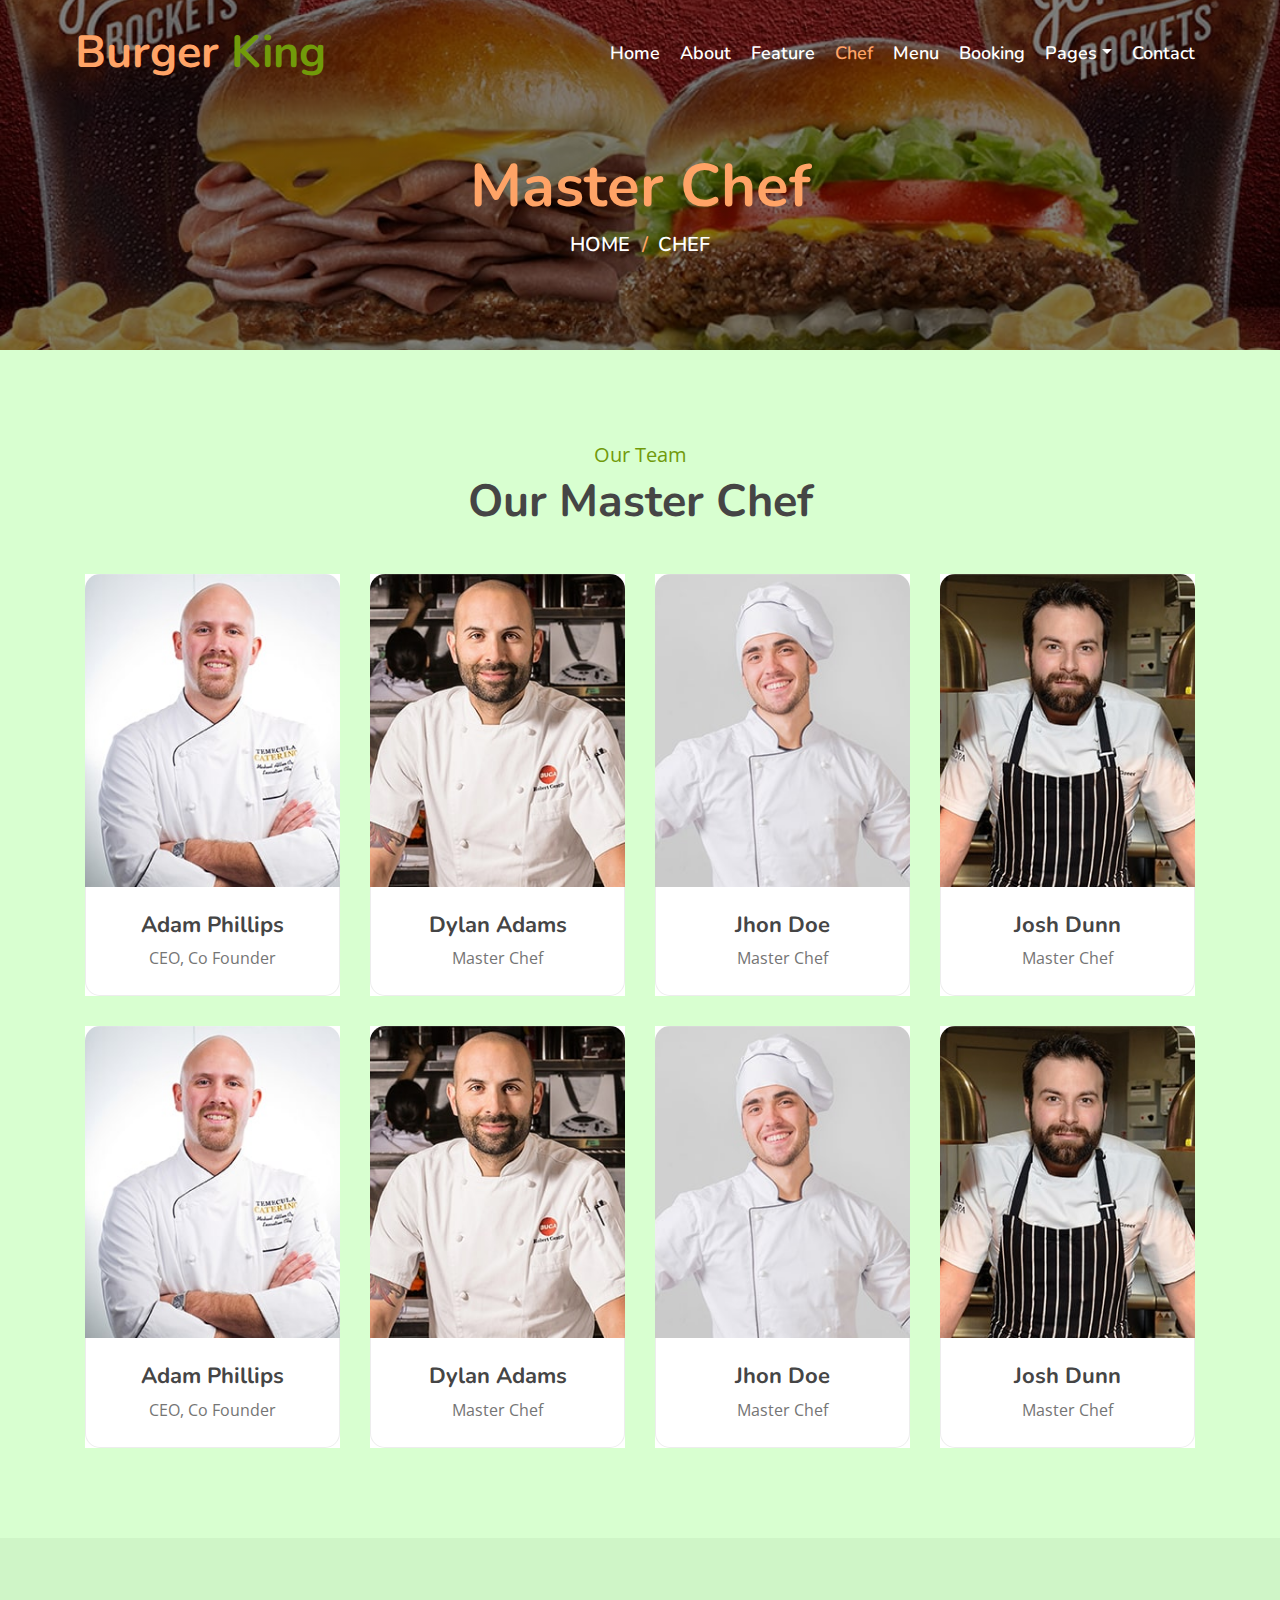
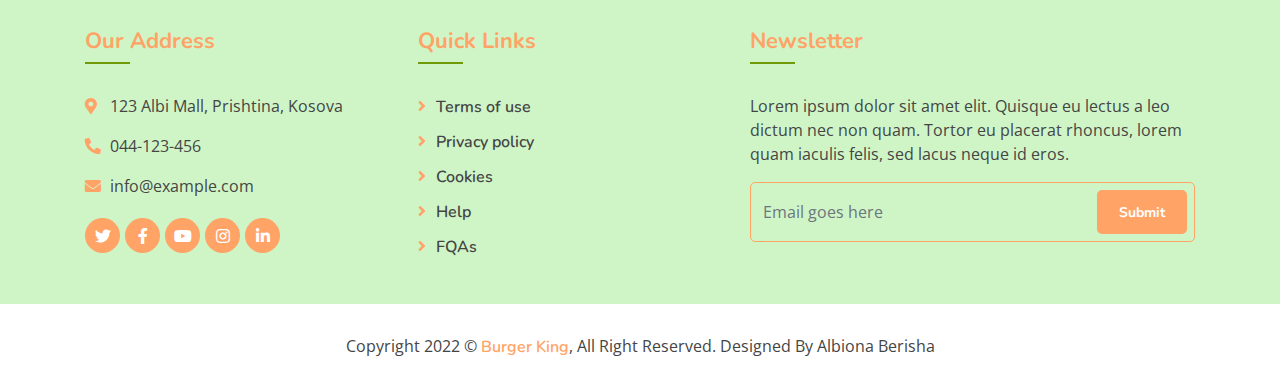
<file: team.html>
<!DOCTYPE html>
<html lang="en">
    <head>
        <meta charset="utf-8">
        <title>Burger King </title>
        <meta content="width=device-width, initial-scale=1.0" name="viewport">
        <meta content="Free Website Template" name="keywords">
        <meta content="Free Website Template" name="description">

        <!-- Favicon -->
        <link href="img/favicon.ico" rel="icon">

        <!-- Google Font -->
        <link href="https://fonts.googleapis.com/css?family=Open+Sans:300,400|Nunito:600,700" rel="stylesheet"> 
        
        <!-- CSS Libraries -->
        <link href="https://stackpath.bootstrapcdn.com/bootstrap/4.4.1/css/bootstrap.min.css" rel="stylesheet">
        <link href="https://cdnjs.cloudflare.com/ajax/libs/font-awesome/5.10.0/css/all.min.css" rel="stylesheet">
        <link href="lib/animate/animate.min.css" rel="stylesheet">
        <link href="lib/owlcarousel/assets/owl.carousel.min.css" rel="stylesheet">
        <link href="lib/flaticon/font/flaticon.css" rel="stylesheet">
        <link href="lib/tempusdominus/css/tempusdominus-bootstrap-4.min.css" rel="stylesheet" />

        <!-- Template Stylesheet -->
        <link href="css/style.css" rel="stylesheet">
    </head>

    <body>
        <!-- Nav Bar Start -->
        <div class="navbar navbar-expand-lg bg-light navbar-light">
            <div class="container-fluid">
                <a href="index.html" class="navbar-brand">Burger <span>King</span></a>
                <button type="button" class="navbar-toggler" data-toggle="collapse" data-target="#navbarCollapse">
                    <span class="navbar-toggler-icon"></span>
                </button>

                <div class="collapse navbar-collapse justify-content-between" id="navbarCollapse">
                    <div class="navbar-nav ml-auto">
                        <a href="index.html" class="nav-item nav-link">Home</a>
                        <a href="about.html" class="nav-item nav-link">About</a>
                        <a href="feature.html" class="nav-item nav-link">Feature</a>
                        <a href="team.html" class="nav-item nav-link active">Chef</a>
                        <a href="menu.html" class="nav-item nav-link">Menu</a>
                        <a href="booking.html" class="nav-item nav-link">Booking</a>
                        <div class="nav-item dropdown">
                            <a href="#" class="nav-link dropdown-toggle" data-toggle="dropdown">Pages</a>
                            <div class="dropdown-menu">
                                <a href="blog.html" class="dropdown-item">Blog Grid</a>
                                <a href="single.html" class="dropdown-item">Blog Detail</a>
                            </div>
                        </div>
                        <a href="contact.html" class="nav-item nav-link">Contact</a>
                    </div>
                </div>
            </div>
        </div>
        <!-- Nav Bar End -->
        
        
        <!-- Page Header Start -->
        <div class="page-header">
            <div class="container">
                <div class="row">
                    <div class="col-12">
                        <h2>Master Chef</h2>
                    </div>
                    <div class="col-12">
                        <a href="">Home</a>
                        <a href="">Chef</a>
                    </div>
                </div>
            </div>
        </div>
        <!-- Page Header End -->
        

        <!-- Team Start -->
        <div class="team">
            <div class="container">
                <div class="section-header text-center">
                    <p>Our Team</p>
                    <h2>Our Master Chef</h2>
                </div>
                <div class="row">
                    <div class="col-lg-3 col-md-6">
                        <div class="team-item">
                            <div class="team-img">
                                <img src="img/team-1.jpg" alt="Image">
                                <div class="team-social">
                                    <a href=""><i class="fab fa-twitter"></i></a>
                                    <a href=""><i class="fab fa-facebook-f"></i></a>
                                    <a href=""><i class="fab fa-linkedin-in"></i></a>
                                    <a href=""><i class="fab fa-instagram"></i></a>
                                </div>
                            </div>
                            <div class="team-text">
                                <h2>Adam Phillips</h2>
                                <p>CEO, Co Founder</p>
                            </div>
                        </div>
                    </div>
                    <div class="col-lg-3 col-md-6">
                        <div class="team-item">
                            <div class="team-img">
                                <img src="img/team-2.jpg" alt="Image">
                                <div class="team-social">
                                    <a href=""><i class="fab fa-twitter"></i></a>
                                    <a href=""><i class="fab fa-facebook-f"></i></a>
                                    <a href=""><i class="fab fa-linkedin-in"></i></a>
                                    <a href=""><i class="fab fa-instagram"></i></a>
                                </div>
                            </div>
                            <div class="team-text">
                                <h2>Dylan Adams</h2>
                                <p>Master Chef</p>
                            </div>
                        </div>
                    </div>
                    <div class="col-lg-3 col-md-6">
                        <div class="team-item">
                            <div class="team-img">
                                <img src="img/team-3.jpg" alt="Image">
                                <div class="team-social">
                                    <a href=""><i class="fab fa-twitter"></i></a>
                                    <a href=""><i class="fab fa-facebook-f"></i></a>
                                    <a href=""><i class="fab fa-linkedin-in"></i></a>
                                    <a href=""><i class="fab fa-instagram"></i></a>
                                </div>
                            </div>
                            <div class="team-text">
                                <h2>Jhon Doe</h2>
                                <p>Master Chef</p>
                            </div>
                        </div>
                    </div>
                    <div class="col-lg-3 col-md-6">
                        <div class="team-item">
                            <div class="team-img">
                                <img src="img/team-4.jpg" alt="Image">
                                <div class="team-social">
                                    <a href=""><i class="fab fa-twitter"></i></a>
                                    <a href=""><i class="fab fa-facebook-f"></i></a>
                                    <a href=""><i class="fab fa-linkedin-in"></i></a>
                                    <a href=""><i class="fab fa-instagram"></i></a>
                                </div>
                            </div>
                            <div class="team-text">
                                <h2>Josh Dunn</h2>
                                <p>Master Chef</p>
                            </div>
                        </div>
                    </div>
                    <div class="col-lg-3 col-md-6">
                        <div class="team-item">
                            <div class="team-img">
                                <img src="img/team-1.jpg" alt="Image">
                                <div class="team-social">
                                    <a href=""><i class="fab fa-twitter"></i></a>
                                    <a href=""><i class="fab fa-facebook-f"></i></a>
                                    <a href=""><i class="fab fa-linkedin-in"></i></a>
                                    <a href=""><i class="fab fa-instagram"></i></a>
                                </div>
                            </div>
                            <div class="team-text">
                                <h2>Adam Phillips</h2>
                                <p>CEO, Co Founder</p>
                            </div>
                        </div>
                    </div>
                    <div class="col-lg-3 col-md-6">
                        <div class="team-item">
                            <div class="team-img">
                                <img src="img/team-2.jpg" alt="Image">
                                <div class="team-social">
                                    <a href=""><i class="fab fa-twitter"></i></a>
                                    <a href=""><i class="fab fa-facebook-f"></i></a>
                                    <a href=""><i class="fab fa-linkedin-in"></i></a>
                                    <a href=""><i class="fab fa-instagram"></i></a>
                                </div>
                            </div>
                            <div class="team-text">
                                <h2>Dylan Adams</h2>
                                <p>Master Chef</p>
                            </div>
                        </div>
                    </div>
                    <div class="col-lg-3 col-md-6">
                        <div class="team-item">
                            <div class="team-img">
                                <img src="img/team-3.jpg" alt="Image">
                                <div class="team-social">
                                    <a href=""><i class="fab fa-twitter"></i></a>
                                    <a href=""><i class="fab fa-facebook-f"></i></a>
                                    <a href=""><i class="fab fa-linkedin-in"></i></a>
                                    <a href=""><i class="fab fa-instagram"></i></a>
                                </div>
                            </div>
                            <div class="team-text">
                                <h2>Jhon Doe</h2>
                                <p>Master Chef</p>
                            </div>
                        </div>
                    </div>
                    <div class="col-lg-3 col-md-6">
                        <div class="team-item">
                            <div class="team-img">
                                <img src="img/team-4.jpg" alt="Image">
                                <div class="team-social">
                                    <a href=""><i class="fab fa-twitter"></i></a>
                                    <a href=""><i class="fab fa-facebook-f"></i></a>
                                    <a href=""><i class="fab fa-linkedin-in"></i></a>
                                    <a href=""><i class="fab fa-instagram"></i></a>
                                </div>
                            </div>
                            <div class="team-text">
                                <h2>Josh Dunn</h2>
                                <p>Master Chef</p>
                            </div>
                        </div>
                    </div>
                </div>
            </div>
        </div>
        <!-- Team End -->


        <!-- Footer Start -->
        <div class="footer">
            <div class="container">
                <div class="row">
                    <div class="col-lg-7">
                        <div class="row">
                            <div class="col-md-6">
                                <div class="footer-contact">
                                    <h2>Our Address</h2>
                                    <p><i class="fa fa-map-marker-alt"></i>123 Albi Mall, Prishtina, Kosova</p>
                                    <p><i class="fa fa-phone-alt"></i>044-123-456</p>
                                    <p><i class="fa fa-envelope"></i>info@example.com</p>
                                    <div class="footer-social">
                                        <a href=""><i class="fab fa-twitter"></i></a>
                                        <a href=""><i class="fab fa-facebook-f"></i></a>
                                        <a href=""><i class="fab fa-youtube"></i></a>
                                        <a href=""><i class="fab fa-instagram"></i></a>
                                        <a href=""><i class="fab fa-linkedin-in"></i></a>
                                    </div>
                                </div>
                            </div>
                            <div class="col-md-6">
                                <div class="footer-link">
                                    <h2>Quick Links</h2>
                                    <a href="">Terms of use</a>
                                    <a href="">Privacy policy</a>
                                    <a href="">Cookies</a>
                                    <a href="">Help</a>
                                    <a href="">FQAs</a>
                                </div>
                            </div>
                        </div>
                    </div>
                    <div class="col-lg-5">
                        <div class="footer-newsletter">
                            <h2>Newsletter</h2>
                            <p>
                                Lorem ipsum dolor sit amet elit. Quisque eu lectus a leo dictum nec non quam. Tortor eu placerat rhoncus, lorem quam iaculis felis, sed lacus neque id eros.
                            </p>
                            <div class="form">
                                <input class="form-control" placeholder="Email goes here">
                                <button class="btn custom-btn">Submit</button>
                            </div>
                        </div>
                    </div>
                </div>
            </div>
            <div class="copyright">
                <div class="container">
                    <p>Copyright 2022 &copy; <a href="#">Burger King</a>, All Right Reserved.</p>
                    <p>Designed By Albiona Berisha</p>
                </div>
            </div>
        </div>
        <!-- Footer End -->

        <a href="#" class="back-to-top"><i class="fa fa-chevron-up"></i></a>

        <!-- JavaScript Libraries -->
        <script src="https://code.jquery.com/jquery-3.4.1.min.js"></script>
        <script src="https://stackpath.bootstrapcdn.com/bootstrap/4.4.1/js/bootstrap.bundle.min.js"></script>
        <script src="lib/easing/easing.min.js"></script>
        <script src="lib/owlcarousel/owl.carousel.min.js"></script>
        <script src="lib/tempusdominus/js/moment.min.js"></script>
        <script src="lib/tempusdominus/js/moment-timezone.min.js"></script>
        <script src="lib/tempusdominus/js/tempusdominus-bootstrap-4.min.js"></script>
        
        <!-- Contact Javascript File -->
        <script src="mail/jqBootstrapValidation.min.js"></script>
        <script src="mail/contact.js"></script>

        <!-- Template Javascript -->
        <script src="js/main.js"></script>
    </body>
</html>
</file>
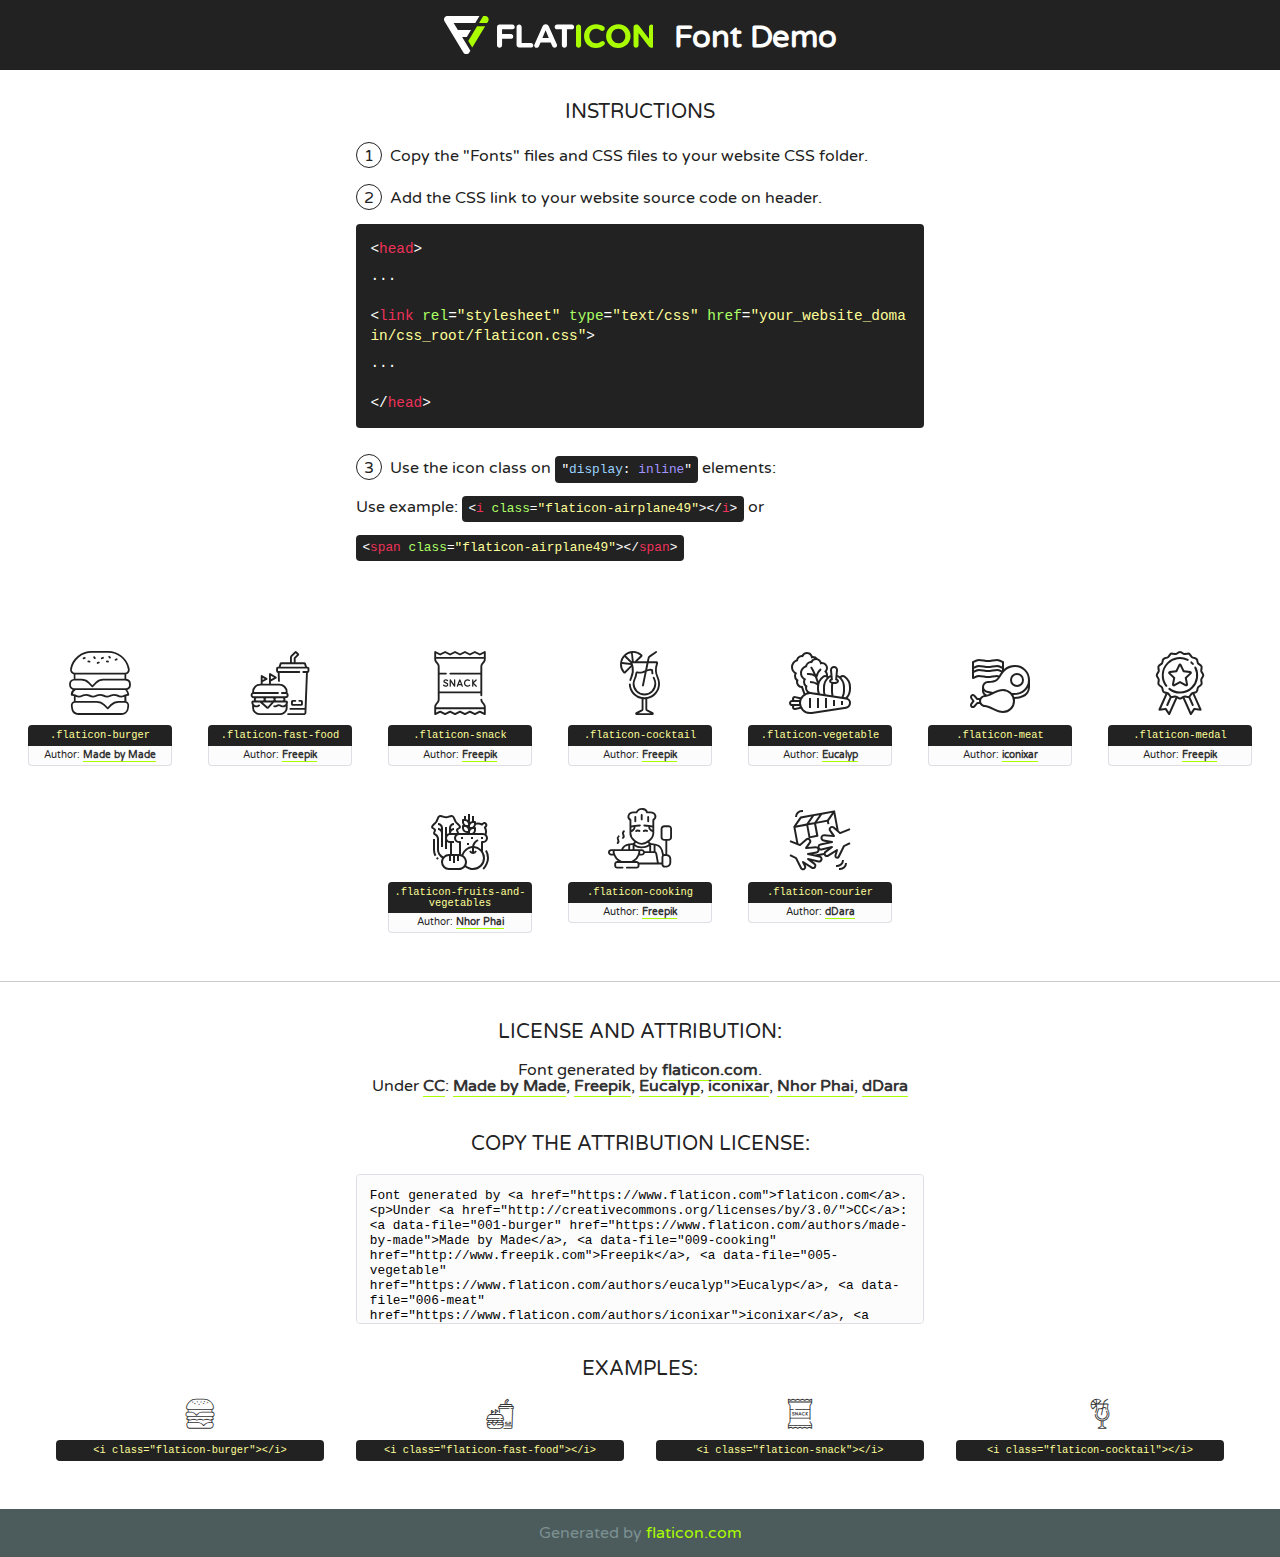
<file: lib/flaticon/font/flaticon.html>
<!DOCTYPE html>
<!--
  Flaticon icon font: Flaticon
  Creation date: 19/09/2020 16:59
-->
<html>
<!DOCTYPE html>
<html>

<head>
    <title>Flaticon WebFont</title>
    <link href="http://fonts.googleapis.com/css?family=Varela+Round" rel="stylesheet" type="text/css" />
    <link rel="stylesheet" type="text/css" href="flaticon.css">
    <meta charset="UTF-8">
    <style>
    html, body, div, span, applet, object, iframe,
    h1, h2, h3, h4, h5, h6, p, blockquote, pre,
    a, abbr, acronym, address, big, cite, code,
    del, dfn, em, img, ins, kbd, q, s, samp,
    small, strike, strong, sub, sup, tt, var,
    b, u, i, center,
    dl, dt, dd, ol, ul, li,
    fieldset, form, label, legend,
    table, caption, tbody, tfoot, thead, tr, th, td,
    article, aside, canvas, details, embed, 
    figure, figcaption, footer, header, hgroup, 
    menu, nav, output, ruby, section, summary,
    time, mark, audio, video {
        margin: 0;
        padding: 0;
        border: 0;
        font-size: 100%;
        font: inherit;
        vertical-align: baseline;
    }
    /* HTML5 display-role reset for older browsers */
    article, aside, details, figcaption, figure, 
    footer, header, hgroup, menu, nav, section {
        display: block;
    }
    body {
        line-height: 1;
    }
    ol, ul {
        list-style: none;
    }
    blockquote, q {
        quotes: none;
    }
    blockquote:before, blockquote:after,
    q:before, q:after {
        content: '';
        content: none;
    }
    table {
        border-collapse: collapse;
        border-spacing: 0;
    }
    body {
        font-family: 'Varela Round', Helvetica, Arial, sans-serif;
        font-size: 16px;
        color: #222;
    }
    a {
        color: #333;
        border-bottom: 1px solid #a9fd00;
        font-weight: bold;
        text-decoration: none;
    }
    * {
        -moz-box-sizing: border-box;
        -webkit-box-sizing: border-box;
        box-sizing: border-box;
        margin: 0;
        padding: 0;
    }
    [class^="flaticon-"]:before, [class*=" flaticon-"]:before, [class^="flaticon-"]:after, [class*=" flaticon-"]:after {
        font-family: Flaticon;
        font-size: 30px;
        font-style: normal;
        margin-left: 20px;
        color: #333;
    }
    .wrapper {
        max-width: 600px;
        margin: auto;
        padding: 0 1em;
    }
    .title {
        font-size: 1.25em;
        text-align: center;
        margin-bottom: 1em;
        text-transform: uppercase;
    }
    header {
        text-align: center;
        background-color: #222;
        color: #fff;
        padding: 1em;
    }
    header .logo {
        width: 210px;
        height: 38px;
        display: inline-block;
        vertical-align: middle;
        margin-right: 1em;
        border: none;
    }
    header strong {
        font-size: 1.95em;
        font-weight: bold;
        vertical-align: middle;
        margin-top: 5px;
        display: inline-block;
    }
    .demo {
        margin: 2em auto;
        line-height: 1.25em;
    }
    .demo ul li {
        margin-bottom: 1em;
    }
    .demo ul li .num {
        color: #222;
        border-radius: 20px;
        display: inline-block;
        width: 26px;
        padding: 3px;
        height: 26px;
        text-align: center;
        margin-right: 0.5em;
        border: 1px solid #222;
    }
    .demo ul li code {
        background-color: #222;
        border-radius: 4px;
        padding: 0.25em 0.5em;
        display: inline-block;
        color: #fff;
        font-family: Consolas,Monaco,Lucida Console,Liberation Mono,DejaVu Sans Mono,Bitstream Vera Sans Mono,Courier New, monospace;
        font-weight: lighter;
        margin-top: 1em;
        font-size: 0.8em;
        word-break: break-all;
    }
    .demo ul li code.big {
        padding: 1em;
        font-size: 0.9em;
    }
    .demo ul li code .red {
        color: #EF3159;
    }
    .demo ul li code .green {
        color: #ACFF65;
    }
    .demo ul li code .yellow {
        color: #FFFF99;
    }
    .demo ul li code .blue {
        color: #99D3FF;
    }
    .demo ul li code .purple {
        color: #A295FF;
    }
    .demo ul li code .dots {
        margin-top: 0.5em;
        display: block;
    }
    #glyphs {
        border-bottom: 1px solid #ccc;
        padding: 2em 0;
        text-align: center;
    }
    .glyph {
        display: inline-block;
        width: 9em;
        margin: 1em;
        text-align: center;
        vertical-align: top;
        background: #FFF;
    }
    .glyph .glyph-icon {
        padding: 10px;
        display: block;
        font-family:"Flaticon";
        font-size: 64px;
        line-height: 1;
    }
    .glyph .glyph-icon:before {
        font-size: 64px;
        color: #222;
        margin-left: 0;
    }
    .class-name {
        font-size: 0.65em;
        background-color: #222;
        color: #fff;
        border-radius: 4px 4px 0 0;
        padding: 0.5em;
        color: #FFFF99;
        font-family: Consolas,Monaco,Lucida Console,Liberation Mono,DejaVu Sans Mono,Bitstream Vera Sans Mono,Courier New, monospace;
    }
    .author-name {
        font-size: 0.6em;
        background-color: #fcfcfd;
        border: 1px solid #DEDEE4;
        border-top: 0;
        border-radius: 0 0 4px 4px;
        padding: 0.5em;
    }
    .class-name:last-child {
        font-size: 10px;
        color:#888;
    }
    .class-name:last-child a {
        font-size: 10px;
        color:#555;
    }
    .class-name:last-child a:hover {
        color:#a9fd00;
    }
    .glyph > input {
        display: block;
        width: 100px;
        margin: 5px auto;
        text-align: center;
        font-size: 12px;
        cursor: text;
    }
    .glyph > input.icon-input {
        font-family:"Flaticon";
        font-size: 16px;
        margin-bottom: 10px;
    }
    .attribution .title {
        margin-top: 2em;
    }
    .attribution textarea {
        background-color: #fcfcfd;
        padding: 1em;
        border: none;
        box-shadow: none;
        border: 1px solid #DEDEE4;
        border-radius: 4px;
        resize: none;
        width: 100%;
        height: 150px;
        font-size: 0.8em;
        font-family: Consolas,Monaco,Lucida Console,Liberation Mono,DejaVu Sans Mono,Bitstream Vera Sans Mono,Courier New, monospace;
        -webkit-appearance: none;
    }
    .iconsuse {
        margin: 2em auto;
        text-align: center;
        max-width: 1200px;
    }
    .iconsuse:after {
        content: '';
        display: table;
        clear: both;
    }
    .iconsuse .image {
        float: left;
        width: 25%;
        padding: 0 1em;
    }
    .iconsuse .image p {
        margin-bottom: 1em;
    }
    .iconsuse .image span {
        display: block;
        font-size: 0.65em;
        background-color: #222;
        color: #fff;
        border-radius: 4px;
        padding: 0.5em;
        color: #FFFF99;
        margin-top: 1em;
        font-family: Consolas,Monaco,Lucida Console,Liberation Mono,DejaVu Sans Mono,Bitstream Vera Sans Mono,Courier New, monospace;
    }
    #footer {
        text-align: center;
        background-color: #4C5B5C;
        color: #7c9192;
        padding: 1em;
    }
    #footer a {
        border: none;
        color: #a9fd00;
        font-weight: normal;
    }
    @media (max-width: 960px) {
        .iconsuse .image {
            width: 50%;
        }
    }
    @media (max-width: 560px) {
        .iconsuse .image {
            width: 100%;
        }
    }
    </style>
</head>

<body class="characters-off">

    <header>
        <a href="https://www.flaticon.com" target="_blank" class="logo">
            <svg version="1.1" xmlns="http://www.w3.org/2000/svg" xmlns:xlink="http://www.w3.org/1999/xlink" xmlns:a="http://ns.adobe.com/AdobeSVGViewerExtensions/3.0/" viewBox="0 0 560.875 102.036" enable-background="new 0 0 560.875 102.036" xml:space="preserve">
                <defs>
                </defs>
                <g>
                    <g class="letters">
                        <path fill="#ffffff" d="M141.596,29.675c0-3.777,2.985-6.767,6.764-6.767h34.438c3.426,0,6.15,2.728,6.15,6.15
                        c0,3.43-2.724,6.149-6.15,6.149h-27.674v13.091h23.719c3.429,0,6.151,2.724,6.151,6.15c0,3.43-2.723,6.149-6.151,6.149h-23.719
                        v17.574c0,3.773-2.986,6.761-6.764,6.761c-3.779,0-6.764-2.989-6.764-6.761V29.675z"></path>
                        <path fill="#ffffff" d="M193.844,29.149c0-3.781,2.985-6.767,6.764-6.767c3.776,0,6.763,2.985,6.763,6.767v42.957h25.039
                        c3.426,0,6.149,2.726,6.149,6.153c0,3.425-2.723,6.15-6.149,6.15h-31.802c-3.779,0-6.764-2.986-6.764-6.768V29.149z"></path>
                        <path fill="#ffffff" d="M241.891,75.71l21.438-48.407c1.492-3.341,4.215-5.357,7.906-5.357h0.792
                        c3.686,0,6.323,2.017,7.815,5.357l21.439,48.407c0.436,0.967,0.701,1.845,0.701,2.723c0,3.602-2.809,6.501-6.414,6.501
                        c-3.161,0-5.269-1.845-6.499-4.655l-4.132-9.661h-27.059l-4.301,10.102c-1.144,2.631-3.426,4.214-6.237,4.214
                        c-3.517,0-6.24-2.81-6.24-6.325C241.1,77.64,241.451,76.677,241.891,75.71z M279.932,58.666l-8.521-20.297l-8.526,20.297H279.932
                        z"></path>
                        <path fill="#ffffff" d="M314.864,35.387H301.86c-3.429,0-6.239-2.813-6.239-6.238c0-3.429,2.811-6.24,6.239-6.24h39.533
                        c3.426,0,6.237,2.811,6.237,6.24c0,3.425-2.811,6.238-6.237,6.238h-13.001v42.785c0,3.773-2.99,6.761-6.764,6.761
                        c-3.779,0-6.764-2.989-6.764-6.761V35.387z"></path>
                        <path fill="#A9FD00" d="M352.615,29.149c0-3.781,2.985-6.767,6.767-6.767c3.774,0,6.761,2.985,6.761,6.767v49.024
                        c0,3.773-2.987,6.761-6.761,6.761c-3.781,0-6.767-2.989-6.767-6.761V29.149z"></path>
                        <path fill="#A9FD00" d="M374.132,53.836v-0.179c0-17.481,13.178-31.801,32.065-31.801c9.22,0,15.459,2.458,20.557,6.238
                        c1.402,1.054,2.637,2.985,2.637,5.357c0,3.692-2.985,6.59-6.681,6.59c-1.845,0-3.071-0.702-4.044-1.319
                        c-3.776-2.813-7.729-4.393-12.562-4.393c-10.364,0-17.831,8.611-17.831,19.154v0.173c0,10.542,7.291,19.329,17.831,19.329
                        c5.715,0,9.492-1.756,13.359-4.834c1.049-0.874,2.458-1.491,4.039-1.491c3.429,0,6.325,2.813,6.325,6.236
                        c0,2.106-1.056,3.78-2.282,4.834c-5.539,4.834-12.036,7.733-21.878,7.733C387.572,85.464,374.132,71.493,374.132,53.836z"></path>
                        <path fill="#A9FD00" d="M433.009,53.836v-0.179c0-17.481,13.79-31.801,32.766-31.801c18.981,0,32.592,14.143,32.592,31.628v0.173
                        c0,17.483-13.785,31.807-32.769,31.807C446.625,85.464,433.009,71.32,433.009,53.836z M484.224,53.836v-0.179
                        c0-10.539-7.725-19.326-18.626-19.326c-10.893,0-18.449,8.611-18.449,19.154v0.173c0,10.542,7.73,19.329,18.626,19.329
                        C476.676,72.986,484.224,64.378,484.224,53.836z"></path>
                        <path fill="#A9FD00" d="M506.233,29.321c0-3.774,2.99-6.763,6.767-6.763h1.401c3.252,0,5.183,1.583,7.029,3.953l26.093,34.265
                        V29.059c0-3.692,2.99-6.677,6.681-6.677c3.683,0,6.671,2.985,6.671,6.677v48.934c0,3.78-2.987,6.765-6.764,6.765h-0.436
                        c-3.257,0-5.188-1.581-7.034-3.953l-27.056-35.492v32.944c0,3.687-2.985,6.676-6.678,6.676c-3.683,0-6.673-2.989-6.673-6.676
                        V29.321z"></path>
                    </g>
                    <g class="insignia">
                        <path fill="#ffffff" d="M48.372,56.137h12.517l11.156-18.537H37.186L25.688,18.539h57.825L94.668,0H9.271
                        C5.925,0,2.842,1.801,1.198,4.716c-1.644,2.907-1.593,6.482,0.134,9.343l50.38,83.501c1.678,2.781,4.689,4.476,7.938,4.476
                        c3.246,0,6.257-1.695,7.935-4.476l2.898-4.804L48.372,56.137z"></path>
                        <g class="i">
                            <path fill="#A9FD00" d="M93.575,18.539h0.031v0.004l21.652,0.004l2.705-4.488c1.727-2.861,1.778-6.436,0.133-9.343
                            C116.454,1.801,113.371,0,110.026,0h-5.294L93.575,18.539z"></path>
                            <polygon fill="#A9FD00" points="88.291,27.356 64.725,66.486 75.519,84.404 109.942,27.356"></polygon>
                        </g>
                    </g>
                </g>
            </svg>
        </a>
        <strong>Font Demo</strong>
    </header>


    <section class="demo wrapper">

        <p class="title">Instructions</p>

        <ul>
            <li>
                <span class="num">1</span>Copy the "Fonts" files and CSS files to your website CSS folder.
            </li>
            <li>
                <span class="num">2</span>Add the CSS link to your website source code on header.
                <code class="big">
                    &lt;<span class="red">head</span>&gt;
                    <br/><span class="dots">...</span>
                    <br/>&lt;<span class="red">link</span> <span class="green">rel</span>=<span class="yellow">"stylesheet"</span> <span class="green">type</span>=<span class="yellow">"text/css"</span> <span class="green">href</span>=<span class="yellow">"your_website_domain/css_root/flaticon.css"</span>&gt;
                    <br/><span class="dots">...</span>
                    <br/>&lt;/<span class="red">head</span>&gt;
                </code>
            </li>

            <li>
                <p>
                    <span class="num">3</span>Use the icon class on <code>"<span class="blue">display</span>:<span class="purple"> inline</span>"</code> elements:
                    <br />
                    Use example: <code>&lt;<span class="red">i</span> <span class="green">class</span>=<span class="yellow">&quot;flaticon-airplane49&quot;</span>&gt;&lt;/<span class="red">i</span>&gt;</code> or <code>&lt;<span class="red">span</span> <span class="green">class</span>=<span class="yellow">&quot;flaticon-airplane49&quot;</span>&gt;&lt;/<span class="red">span</span>&gt;</code>
            </li>
        </ul>

    </section>




   <section id="glyphs">          
    
      
        <div class="glyph"><div class="glyph-icon flaticon-burger"></div>
            <div class="class-name">.flaticon-burger</div>
            <div class="author-name">Author: <a data-file="001-burger" href="https://www.flaticon.com/authors/made-by-made">Made by Made</a> </div> 
        </div>        
        
        <div class="glyph"><div class="glyph-icon flaticon-fast-food"></div>
            <div class="class-name">.flaticon-fast-food</div>
            <div class="author-name">Author: <a data-file="002-fast-food" href="http://www.freepik.com">Freepik</a> </div> 
        </div>        
        
        <div class="glyph"><div class="glyph-icon flaticon-snack"></div>
            <div class="class-name">.flaticon-snack</div>
            <div class="author-name">Author: <a data-file="003-snack" href="http://www.freepik.com">Freepik</a> </div> 
        </div>        
        
        <div class="glyph"><div class="glyph-icon flaticon-cocktail"></div>
            <div class="class-name">.flaticon-cocktail</div>
            <div class="author-name">Author: <a data-file="004-cocktail" href="http://www.freepik.com">Freepik</a> </div> 
        </div>        
        
        <div class="glyph"><div class="glyph-icon flaticon-vegetable"></div>
            <div class="class-name">.flaticon-vegetable</div>
            <div class="author-name">Author: <a data-file="005-vegetable" href="https://www.flaticon.com/authors/eucalyp">Eucalyp</a> </div> 
        </div>        
        
        <div class="glyph"><div class="glyph-icon flaticon-meat"></div>
            <div class="class-name">.flaticon-meat</div>
            <div class="author-name">Author: <a data-file="006-meat" href="https://www.flaticon.com/authors/iconixar">iconixar</a> </div> 
        </div>        
        
        <div class="glyph"><div class="glyph-icon flaticon-medal"></div>
            <div class="class-name">.flaticon-medal</div>
            <div class="author-name">Author: <a data-file="007-medal" href="http://www.freepik.com">Freepik</a> </div> 
        </div>        
        
        <div class="glyph"><div class="glyph-icon flaticon-fruits-and-vegetables"></div>
            <div class="class-name">.flaticon-fruits-and-vegetables</div>
            <div class="author-name">Author: <a data-file="008-fruits-and-vegetables" href="https://www.flaticon.com/authors/nhor-phai">Nhor Phai</a> </div> 
        </div>        
        
        <div class="glyph"><div class="glyph-icon flaticon-cooking"></div>
            <div class="class-name">.flaticon-cooking</div>
            <div class="author-name">Author: <a data-file="009-cooking" href="http://www.freepik.com">Freepik</a> </div> 
        </div>        
        
        <div class="glyph"><div class="glyph-icon flaticon-courier"></div>
            <div class="class-name">.flaticon-courier</div>
            <div class="author-name">Author: <a data-file="010-courier" href="https://www.flaticon.com/authors/ddara">dDara</a> </div> 
        </div>        
        

    </section>



    <section class="attribution wrapper"   style="text-align:center;">

      <div class="title">License and attribution:</div><div class="attrDiv">Font generated by <a href="https://www.flaticon.com">flaticon.com</a>. <div><p>Under <a href="http://creativecommons.org/licenses/by/3.0/">CC</a>: <a data-file="001-burger" href="https://www.flaticon.com/authors/made-by-made">Made by Made</a>, <a data-file="009-cooking" href="http://www.freepik.com">Freepik</a>, <a data-file="005-vegetable" href="https://www.flaticon.com/authors/eucalyp">Eucalyp</a>, <a data-file="006-meat" href="https://www.flaticon.com/authors/iconixar">iconixar</a>, <a data-file="008-fruits-and-vegetables" href="https://www.flaticon.com/authors/nhor-phai">Nhor Phai</a>, <a data-file="010-courier" href="https://www.flaticon.com/authors/ddara">dDara</a></p>  </div>
      </div>
      <div class="title">Copy the Attribution License:</div>

    <textarea onclick="this.focus();this.select();">Font generated by &lt;a href=&quot;https://www.flaticon.com&quot;&gt;flaticon.com&lt;/a&gt;. <p>Under <a href="http://creativecommons.org/licenses/by/3.0/">CC</a>: <a data-file="001-burger" href="https://www.flaticon.com/authors/made-by-made">Made by Made</a>, <a data-file="009-cooking" href="http://www.freepik.com">Freepik</a>, <a data-file="005-vegetable" href="https://www.flaticon.com/authors/eucalyp">Eucalyp</a>, <a data-file="006-meat" href="https://www.flaticon.com/authors/iconixar">iconixar</a>, <a data-file="008-fruits-and-vegetables" href="https://www.flaticon.com/authors/nhor-phai">Nhor Phai</a>, <a data-file="010-courier" href="https://www.flaticon.com/authors/ddara">dDara</a></p>  
     </textarea>

    </section>

    <section class="iconsuse">

          <div class="title">Examples:</div>            
             
            <div class="image">
                <p>
                    <i class="glyph-icon flaticon-burger"></i> 
                    <span>&lt;i class=&quot;flaticon-burger&quot;&gt;&lt;/i&gt;</span>
                </p>
            </div>
            
            <div class="image">
                <p>
                    <i class="glyph-icon flaticon-fast-food"></i> 
                    <span>&lt;i class=&quot;flaticon-fast-food&quot;&gt;&lt;/i&gt;</span>
                </p>
            </div>
            
            <div class="image">
                <p>
                    <i class="glyph-icon flaticon-snack"></i> 
                    <span>&lt;i class=&quot;flaticon-snack&quot;&gt;&lt;/i&gt;</span>
                </p>
            </div>
            
            <div class="image">
                <p>
                    <i class="glyph-icon flaticon-cocktail"></i> 
                    <span>&lt;i class=&quot;flaticon-cocktail&quot;&gt;&lt;/i&gt;</span>
                </p>
            </div>
                       
        </div>
                            
    </section>

<div id="footer">
    <div>Generated by <a href="https://www.flaticon.com">flaticon.com</a>
    </div>
</div>



</body>
</html>
</file>
<file: lib/flaticon/font/flaticon.css>
@font-face {
  font-family: "Flaticon";
  src: url("./Flaticon.eot");
  src: url("./Flaticon.eot?#iefix") format("embedded-opentype"),
       url("./Flaticon.woff2") format("woff2"),
       url("./Flaticon.woff") format("woff"),
       url("./Flaticon.ttf") format("truetype"),
       url("./Flaticon.svg#Flaticon") format("svg");
  font-weight: normal;
  font-style: normal;
}

@media screen and (-webkit-min-device-pixel-ratio:0) {
  @font-face {
    font-family: "Flaticon";
    src: url("./Flaticon.svg#Flaticon") format("svg");
  }
}

[class^="flaticon-"]:before, [class*=" flaticon-"]:before,
[class^="flaticon-"]:after, [class*=" flaticon-"]:after {   
  font-family: Flaticon;
        font-size: 20px;
font-style: normal;
margin-left: 20px;
}

.flaticon-burger:before { content: "\f100"; }
.flaticon-fast-food:before { content: "\f101"; }
.flaticon-snack:before { content: "\f102"; }
.flaticon-cocktail:before { content: "\f103"; }
.flaticon-vegetable:before { content: "\f104"; }
.flaticon-meat:before { content: "\f105"; }
.flaticon-medal:before { content: "\f106"; }
.flaticon-fruits-and-vegetables:before { content: "\f107"; }
.flaticon-cooking:before { content: "\f108"; }
.flaticon-courier:before { content: "\f109"; }
</file>
<file: css/style.css>
body {
    color: #757575;
    background: rgb(216, 255, 208);
    font-family: 'open sans', sans-serif;
}

h1,
h2, 
h3, 
h4,
h5, 
h6 {
    color: #454545;
    font-family: 'Nunito', sans-serif;
}

a {
    font-family: 'Nunito', sans-serif;
    font-weight: 600;
    color: #ffa366;
    transition: .3s;
}

a:hover,
a:active,
a:focus {
    color: #a04664;
    outline: none;
    text-decoration: none;
}

.btn.custom-btn {
    padding: 12px 25px;
    font-family: 'Nunito', sans-serif;
    font-size: 16px;
    font-weight: 600;
    color: #ffffff;
    background: #ffa366;
    border: 2px solid #ffa366;
    border-radius: 5px;
    transition: .5s;
}

.btn.custom-btn:hover {
    color: #ffa366;
    background: transparent;
}

.btn.custom-btn:focus,
.form-control:focus,
.custom-select:focus {
    box-shadow: none;
}

.container-fluid {
    max-width: 1366px;
}

.back-to-top {
    position: fixed;
    display: none;
    background: #ffa366;
    width: 44px;
    height: 44px;
    text-align: center;
    line-height: 1;
    font-size: 22px;
    right: 15px;
    bottom: 15px;
    border-radius: 5px;
    transition: background 0.5s;
    z-index: 9;
}

.back-to-top i {
    color: #ffffff;
    padding-top: 10px;
}

.back-to-top:hover {
    background: #719a0a;
}

[class^="flaticon-"]:before, [class*=" flaticon-"]:before,
[class^="flaticon-"]:after, [class*=" flaticon-"]:after {   
    font-size: inherit;
    margin-left: 0;
}


/**********************************/
/*********** Nav Bar CSS **********/
/**********************************/
.navbar {
    position: relative;
    transition: .5s;
    z-index: 999;
}

.navbar.nav-sticky {
    position: fixed;
    top: 0;
    width: 100%;
    box-shadow: 0 2px 5px rgba(0, 0, 0, .3);
}

.navbar .navbar-brand {
    margin: 0;
    color: #ffa366;
    font-size: 45px;
    line-height: 0px;
    font-weight: 700;
    font-family: 'Nunito', sans-serif;
    transition: .5s;
    
}

.navbar .navbar-brand span {
    color: #719a0a;
}

.navbar .navbar-brand:hover {
    color: #ffa366;
}

.navbar .navbar-brand:hover span {
    color: #ffa366;
}

.navbar .navbar-brand img {
    max-width: 100%;
    max-height: 40px;
}

.navbar .dropdown-menu {
    margin-top: 0;
    border: 0;
    border-radius: 0;
    background: #f8f9fa;
}

@media (min-width: 992px) {
    .navbar {
        position: absolute;
        width: 100%;
        padding: 30px 60px;
        background: transparent !important;
        z-index: 9;
    }
    
    .navbar.nav-sticky {
        padding: 10px 60px;
        background: #ffffff !important;
    }
    
    .navbar .navbar-brand {
        color: #ffa366;
    }
    
    .navbar.nav-sticky .navbar-brand {
        color: #ffa366;
    }

    .navbar-light .navbar-nav .nav-link,
    .navbar-light .navbar-nav .nav-link:focus {
        padding: 10px 10px 8px 10px;
        font-family: 'Nunito', sans-serif;
        color: #ffffff;
        font-size: 18px;
        font-weight: 600;
    }
    
    .navbar-light.nav-sticky .navbar-nav .nav-link,
    .navbar-light.nav-sticky .navbar-nav .nav-link:focus {
        color: #666666;
    }

    .navbar-light .navbar-nav .nav-link:hover,
    .navbar-light .navbar-nav .nav-link.active {
        color: #ffa366;
    }
    
    .navbar-light.nav-sticky .navbar-nav .nav-link:hover,
    .navbar-light.nav-sticky .navbar-nav .nav-link.active {
        color: #ffa366;
    }
}

@media (max-width: 991.98px) {   
    .navbar {
        padding: 15px;
        background: #ffffff !important;
    }
    
    .navbar .navbar-brand {
        color: #ffa366;
    }
    
    .navbar .navbar-nav {
        margin-top: 15px;
    }
    
    .navbar a.nav-link {
        padding: 5px;
    }
    
    .navbar .dropdown-menu {
        box-shadow: none;
    }
}


/*******************************/
/********** Hero CSS ***********/
/*******************************/
.carousel {
    position: relative;
    width: 100%;
    height: 100vh;
    min-height: 400px;
    background: #ffffff;
}

.carousel .container-fluid {
    padding: 0;
}

.carousel .carousel-item {
    position: relative;
    width: 100%;
    height: 100vh;
    display: flex;
    align-items: center;
    justify-content: center;
    flex-direction: column;
}

.carousel .carousel-img {
    position: relative;
    width: 100%;
    height: 100%;
    text-align: right;
    overflow: hidden;
}

.carousel .carousel-img::after {
    position: absolute;
    content: "";
    top: 0;
    right: 0;
    bottom: 0;
    left: 0;
    background: rgba(0, 0, 0, 0.6);
    z-index: 1;
}

.carousel .carousel-img img {
    width: 100%;
    height: 100%;
    object-fit: cover;
}

.carousel .carousel-text {
    position: absolute;
    max-width: 700px;
    height: calc(100vh - 35px);
    display: flex;
    align-items: center;
    justify-content: center;
    flex-direction: column;
    z-index: 2;
}

.carousel .carousel-text h1 {
    text-align: center;
    color: #ffffff;
    font-size: 60px;
    font-weight: 700;
    margin-bottom: 30px;
}

.carousel .carousel-text h1 span {
    color: #ffa366;
}

.carousel .carousel-text p {
    color: #ffffff;
    text-align: center;
    font-size: 20px;
    margin-bottom: 35px;
}

.carousel .carousel-btn .btn:last-child {
    margin-left: 10px;
    background: #719a0a;
    border-color: #719a0a;
}

.carousel .carousel-btn .btn:last-child:hover {
    color: #719a0a;
    background: transparent;
}

.carousel .animated {
    -webkit-animation-duration: 1s;
    animation-duration: 1s;
}

@media (max-width: 991.98px) {
    .carousel,
    .carousel .carousel-item,
    .carousel .carousel-text {
        height: calc(100vh - 105px);
    }
    
    .carousel .carousel-text h1 {
        font-size: 35px;
    }
    
    .carousel .carousel-text p {
        font-size: 16px;
    }
    
    .carousel .carousel-text .btn {
        padding: 12px 30px;
        font-size: 15px;
        letter-spacing: 0;
    }
}

@media (max-width: 767.98px) {
    .carousel,
    .carousel .carousel-item,
    .carousel .carousel-text {
        height: calc(100vh - 70px);
    }
    
    .carousel .carousel-text h1 {
        font-size: 30px;
    }
    
    .carousel .carousel-text .btn {
        padding: 10px 25px;
        font-size: 15px;
        letter-spacing: 0;
    }
}

@media (max-width: 575.98px) {
    .carousel .carousel-text h1 {
        font-size: 25px;
    }
    
    .carousel .carousel-text .btn {
        padding: 8px 20px;
        font-size: 14px;
        letter-spacing: 0;
    }
}


/*******************************/
/******* Page Header CSS *******/
/*******************************/
.page-header {
    position: relative;
    margin-bottom: 45px;
    padding: 150px 0 90px 0;
    text-align: center;
    background: linear-gradient(rgba(0, 0, 0, .5), rgba(0, 0, 0, .5)), url(../img/page-header.jpg);
    background-position: center;
    background-repeat: no-repeat;
    background-size: cover;
}

.page-header h2 {
    position: relative;
    color: #ffa366;
    font-size: 60px;
    font-weight: 700;
}

.page-header a {
    position: relative;
    padding: 0 12px;
    font-size: 20px;
    text-transform: uppercase;
    color: #ffffff;
}

.page-header a:hover {
    color: #ffffff;
}

.page-header a::after {
    position: absolute;
    content: "/";
    width: 8px;
    height: 8px;
    top: -1px;
    right: -7px;
    text-align: center;
    color: #ffa366;
}

.page-header a:last-child::after {
    display: none;
}

@media (max-width: 767.98px) {
    .page-header h2 {
        font-size: 35px;
    }
    
    .page-header a {
        font-size: 18px;
    }
}


/*******************************/
/******* Section Header ********/
/*******************************/
.section-header {
    position: relative;
    margin-bottom: 45px;
}

.section-header p {
    color: #719a0a;
    margin-bottom: 5px;
    position: relative;
    font-size: 20px;
}

.section-header h2 {
    margin: 0;
    position: relative;
    font-size: 45px;
    font-weight: 700;
}

@media (max-width: 991.98px) {
    .section-header h2 {
        font-size: 40px;
        font-weight: 600;
    }
}

@media (max-width: 767.98px) {
    .section-header h2 {
        font-size: 35px;
        font-weight: 600;
    }
}

@media (max-width: 575.98px) {
    .section-header h2 {
        font-size: 30px;
        font-weight: 600;
    }
}


/*******************************/
/********* Booking CSS *********/
/*******************************/
.booking {
    position: relative;
    width: 100%;
    margin-bottom: 45px;
    background: rgba(0, 0, 0, .04);
}

.booking .booking-content {
    padding: 45px 0 15px 0;
}

.booking .booking-content .section-header {
    margin-bottom: 30px;
}

.booking .booking-form {
    padding: 60px 30px;
    background: #ffa366;
}

.booking .booking-form .control-group {
    margin-bottom: 15px;
}

.booking .booking-form .input-group-text {
    position: absolute;
    padding: 0;
    border: none;
    background: none;
    top: 15px;
    right: 15px;
    color: #ffffff;
    font-size: 14px;
}

.booking .booking-form .form-control {
    height: 45px;
    font-size: 14px;
    color: #ffffff;
    padding: 0 15px;
    border-radius: 5px !important;
    border: 1px solid #ffffff;
    background: transparent;
}

.booking .booking-form select.form-control {
    padding: 0 10px;
}

.booking .booking-form .form-control::placeholder {
    color: #ffffff;
    opacity: 1;
}

.booking .booking-form .form-control:-ms-input-placeholder,
.booking .booking-form .form-control::-ms-input-placeholder {
    color: #ffffff;
}

.booking .booking-form .input-group [data-toggle="datetimepicker"] {
    cursor: default;
}

.booking .booking-form .btn.custom-btn {
    width: 100%;
    color: #ffa366;
    background: #ffffff;
    border: 1px solid #ffffff;
}

.booking .booking-form .btn.custom-btn:hover {
    color: #ffffff;
    background: transparent;
}


/*******************************/
/********** Menu CSS ***********/
/*******************************/
.food {
    position: relative;
    width: 100%;
    padding: 90px 0 60px 0;
    margin: 45px 0;
    background: rgba(0, 0, 0, .04);
}

.food .food-item {
    position: relative;
    width: 100%;
    margin-bottom: 30px;
    padding: 50px 30px 30px;
    text-align: center;
    background: #ffffff;
    border-radius: 15px;
    box-shadow: 0 0 30px rgba(0, 0, 0, .08);
    transition: .3s;
}

.food .food-item:hover {
    box-shadow: none;
}

.food .food-item i {
    position: relative;
    display: inline-block;
    color: #ffa366;
    font-size: 60px;
    line-height: 60px;
    margin-bottom: 20px;
    transition: .3s;
}

.food .food-item:hover i {
    color: #719a0a;
}

.food .food-item i::after {
    position: absolute;
    content: "";
    width: calc(100% + 20px);
    height: calc(100% + 20px);
    top: -20px;
    left: -15px;
    border: 3px dotted #ffa366;
    border-right: transparent;
    border-bottom: transparent;
    border-radius: 100px;
    transition: .3s;
}

.food .food-item:hover i::after {
    border: 3px dotted #719a0a;
    border-right: transparent;
    border-bottom: transparent;
}

.food .food-item h2 {
    font-size: 30px;
    font-weight: 700;
}

.food .food-item a {
    position: relative;
    font-size: 16px;
}

.food .food-item a::after {
    position: absolute;
    content: "";
    width: 50px;
    height: 1px;
    bottom: 0;
    left: calc(50% - 25px);
    background: #ffa366;
    transition: .3s;
}

.food .food-item a:hover::after {
    width: 100%;
    left: 0;
    background: #719a0a;
}



/*******************************/
/********** About CSS **********/
/*******************************/
.about {
    position: relative;
    width: 100%;
    padding: 45px 0;
}

.about .section-header {
    margin-bottom: 30px;
    margin-left: 0;
}

.about .about-img {
    position: relative;
}

.about .about-img img {
    position: relative;
    width: 100%;
    border-radius: 15px;
}

.about .btn-play {
    position: absolute;
    z-index: 1;
    top: 50%;
    left: 50%;
    transform: translateX(-50%) translateY(-50%);
    box-sizing: content-box;
    display: block;
    width: 32px;
    height: 44px;
    border-radius: 50%;
    border: none;
    outline: none;
    padding: 18px 20px 18px 28px;
}

.about .btn-play:before {
    content: "";
    position: absolute;
    z-index: 0;
    left: 50%;
    top: 50%;
    transform: translateX(-50%) translateY(-50%);
    display: block;
    width: 100px;
    height: 100px;
    background: #ffa366;
    border-radius: 50%;
    animation: pulse-border 1500ms ease-out infinite;
}

.about .btn-play:after {
    content: "";
    position: absolute;
    z-index: 1;
    left: 50%;
    top: 50%;
    transform: translateX(-50%) translateY(-50%);
    display: block;
    width: 100px;
    height: 100px;
    background: #ffa366;
    border-radius: 50%;
    transition: all 200ms;
}

.about .btn-play img {
    position: relative;
    z-index: 3;
    max-width: 100%;
    width: auto;
    height: auto;
}

.about .btn-play span {
    display: block;
    position: relative;
    z-index: 3;
    width: 0;
    height: 0;
    border-left: 32px solid #ffffff;
    border-top: 22px solid transparent;
    border-bottom: 22px solid transparent;
}

@keyframes pulse-border {
  0% {
    transform: translateX(-50%) translateY(-50%) translateZ(0) scale(1);
    opacity: 1;
  }
  100% {
    transform: translateX(-50%) translateY(-50%) translateZ(0) scale(1.5);
    opacity: 0;
  }
}

#videoModal {
    padding-left: 17px;
}

#videoModal .modal-dialog {
    position: relative;
    max-width: 800px;
    margin: 60px auto 0 auto;
}

#videoModal .modal-body {
    position: relative;
    padding: 0px;
}

#videoModal .close {
    position: absolute;
    width: 30px;
    height: 30px;
    right: 0px;
    top: -30px;
    z-index: 999;
    font-size: 30px;
    font-weight: normal;
    color: #ffffff;
    background: #000000;
    opacity: 1;
}

.about .about-content {
    position: relative;
}

.about .about-text p {
    font-size: 16px;
}

.about .about-text a.btn {
    position: relative;
    margin-top: 15px;
}

@media (max-width: 991.98px) {
    .about .about-img {
        margin-bottom: 30px;
    }
}


/*******************************/
/********* Feature CSS *********/
/*******************************/
.feature {
    position: relative;
    width: 100%;
    padding: 45px 0 0 0;
}

.feature .section-header {
    margin-bottom: 30px;
}

.feature .feature-text {
    position: relative;
    width: 100%;
}

.feature .feature-img {
    border-radius: 15px;
    margin-bottom: 25px;
    overflow: hidden;
}

.feature .feature-img .col-6,
.feature .feature-img .col-12 {
    padding: 0;
    overflow: hidden;
}

.feature .feature-img img {
    width: 100%;
    transition: .3s;
}

.feature .feature-img img:hover {
    transform: scale(1.1);
}

.feature .feature-text .btn {
    width: 100%;
    margin-top: 15px;
    margin-bottom: 45px;
}

.feature .feature-item {
    width: 100%;
    margin-bottom: 45px;
}

.feature .feature-item i {
    position: relative;
    display: block;
    color: #719a0a;
    font-size: 60px;
    line-height: 60px;
    margin-bottom: 15px;
    background-image: linear-gradient(#719a0a, #fbaf32);
    -webkit-background-clip: text;
    -webkit-text-fill-color: transparent;
}

.feature .feature-item i::after {
    position: absolute;
    content: "";
    width: 40px;
    height: 40px;
    top: -10px;
    left: 20px;
    background: #ffa366;
    border-radius: 30px;
    z-index: -1;
}

.feature .feature-item h3 {
    font-size: 22px;
    font-weight: 700;
}


/*******************************/
/*********** Menu CSS **********/
/*******************************/
.menu {
    position: relative;
    padding: 45px 0 15px 0;
}

.menu .menu-tab {
    position: relative;
}

.menu .menu-tab img {
    max-width: 100%;
    border-radius: 15px;
}

.menu .menu-tab .nav.nav-pills .nav-link {
    color: #ffffff;
    background: #ffa366;
    border-radius: 5px;
    margin: 0 5px;
}

.menu .menu-tab .nav.nav-pills .nav-link:hover,
.menu .menu-tab .nav.nav-pills .nav-link.active {
    color: #ffffff;
    background: #719a0a;
}

.menu .menu-tab .tab-content {
    padding: 30px 0 0 0;
    background: transparent;
}

.menu .menu-tab .tab-content .container {
    padding: 0;
}

.menu .menu-item {
    position: relative;
    margin-bottom: 30px;
    display: flex;
    align-items: center;
}

.menu .menu-img {
    width: 80px;
    margin-right: 20px;
}

.menu .menu-img img {
    width: 100%;
    border-radius: 100px;
}

.menu .menu-text {
    width: calc(100% - 100px);
}

.menu .menu-text h3 {
    position: relative;
    display: block;
    font-size: 22px;
    font-weight: 700;
}

.menu .menu-text h3::after {
    position: absolute;
    content: "";
    width: 100%;
    height: 0;
    top: 13px;
    left: 0;
    border-top: 2px dotted #cccccc;
    z-index: -1;
}

.menu .menu-text h3 span {
    display: inline-block;
    float: left;
    padding-right: 5px;
    background: #ffffff;
}

.menu .menu-text h3 strong {
    display: inline-block;
    float: right;
    padding-left: 5px;
    color: #fbaf32;
    background: #ffffff;
}

.menu .menu-text p {
    position: relative;
    margin: 5px 0 0 0;
    float: left;
    display: block;
}

@media(max-width: 575.98px) {
    .menu .menu-text p,
    .menu .menu-text h3,
    .menu .menu-text h3 span,
    .menu .menu-text h3 strong {
        display: block;
        float: none;
        padding: 0;
        margin: 0;
    }
    
    .menu .menu-text h3 {
        font-size: 18px;
        margin-bottom: 0;
    }
    
    .menu .menu-text h3 span {
        margin-bottom: 3px;
    }
    
    .menu .menu-text h3::after {
        display: none;
    }
}


/*******************************/
/*********** Team CSS **********/
/*******************************/
.team {
    position: relative;
    width: 100%;
    padding: 45px 0 15px 0;
}

.team .team-item {
    position: relative;
    margin-bottom: 30px;
    background: #ffffff;
}

.team .team-img {
    position: relative;
    border-radius: 15px 15px 0 0;
    overflow: hidden;
}

.team .team-img img {
    position: relative;
    width: 100%;
    margin-top: 15px;
    transform: scale(1.1);
    transition: .3s;
}

.team .team-item:hover img {
    margin-top: 0;
    margin-bottom: 15px;
}

.team .team-social {
    position: absolute;
    width: 100%;
    height: 100%;
    top: 0;
    left: 0;
    display: flex;
    align-items: center;
    justify-content: center;
    transition: .5s;
}

.team .team-social a {
    position: relative;
    margin: 0 3px;
    margin-top: 100px;
    width: 40px;
    height: 40px;
    display: flex;
    align-items: center;
    justify-content: center;
    border-radius: 40px;
    font-size: 16px;
    color: #ffffff;
    background: #ffa366;
    opacity: 0;
}

.team .team-social a:hover {
    color: #ffffff;
    background: #719a0a;
}

.team .team-item:hover .team-social {
    background: rgba(256, 256, 256, .5);
}

.team .team-item:hover .team-social a:first-child {
    opacity: 1;
    margin-top: 0;
    transition: .3s 0s;
}

.team .team-item:hover .team-social a:nth-child(2) {
    opacity: 1;
    margin-top: 0;
    transition: .3s .1s;
}

.team .team-item:hover .team-social a:nth-child(3) {
    opacity: 1;
    margin-top: 0;
    transition: .3s .2s;
}

.team .team-item:hover .team-social a:nth-child(4) {
    opacity: 1;
    margin-top: 0;
    transition: .3s .3s;
}

.team .team-text {
    position: relative;
    padding: 25px 15px;
    text-align: center;
    background: #ffffff;
    border: 1px solid rgba(0, 0, 0, .07);
    border-top: none;
    border-radius: 0 0 15px 15px;
}

.team .team-text h2 {
    font-size: 22px;
    font-weight: 700;
}

.team .team-text p {
    margin: 0;
    font-size: 16px;
}


/*******************************/
/******* Testimonial CSS *******/
/*******************************/
.testimonial {
    position: relative;
    width: 100%;
    padding: 90px 0;
    margin: 45px 0;
    background: rgba(0, 0, 0, .04);
}

.testimonial .testimonials-carousel {
    position: relative;
    width: calc(100% + 30px);
    margin: 0 -15px;
}

.testimonial .testimonial-item {
    position: relative;
    margin: 15px;
    padding: 30px;
    display: flex;
    align-items: center;
    justify-content: center;
    flex-direction: column;
    background: #ffffff;
    border-radius: 15px;
    box-shadow: 0 0 15px rgba(0, 0, 0, .08);
    transition: .3s;
    overflow: hidden;
}

.testimonial .testimonial-item:hover {
    box-shadow: none;
}

.testimonial .testimonial-img {
    position: relative;
    width: 100px;
    border-radius: 100px;
    margin-bottom: 20px;
    overflow: hidden;
}

.testimonial .testimonial-img img {
    width: 100%;
    border-radius: 100px;
}

.testimonial .testimonial-item p {
    text-align: center;
    margin-bottom: 10px;
}

.testimonial .testimonial-item h2 {
    position: relative;
    font-size: 18px;
    font-weight: 700;
    margin-bottom: 2px;
}

.testimonial .testimonial-item h3 {
    color: #999999;
    font-size: 16px;
    font-weight: 600;
    margin: 0;
}

.testimonial .owl-dots {
    margin-top: 10px;
    text-align: center;
}

.testimonial .owl-dot {
    display: inline-block;
    margin: 0 5px;
    width: 12px;
    height: 12px;
    border-radius: 50%;
    background: #ffa366;
}

.testimonial .owl-dot.active {
    background: #719a0a;
}


/*******************************/
/*********** Blog CSS **********/
/*******************************/
.blog {
    position: relative;
    width: 100%;
    padding: 45px 0 0 0;
}

.blog .blog-item {
    position: relative;
}

.blog .blog-img {
    position: relative;
    width: 100%;
    border-radius: 15px;
    overflow: hidden;
    z-index: 1;
}

.blog .blog-img img {
    width: 100%;
}

.blog .blog-content {
    position: relative;
    width: calc(100% - 60px);
    top: -60px;
    left: 30px;
    padding: 25px 30px 30px 30px;
    background: #ffffff;
    box-shadow: 0 0 30px rgba(0, 0, 0, .08);
    border-radius: 15px;
    z-index: 2;
}

.blog .blog-content h2.blog-title {
    font-size: 22px;
    font-weight: 700;
}

.blog .blog-meta {
    position: relative;
    display: flex;
    flex-wrap: wrap;
    margin-bottom: 15px;
}

.blog .blog-meta p {
    margin: 0 10px 0 0;
    font-size: 14px;
    color: #999999;
}

.blog .blog-meta i {
    color: #ffa366;
    margin-right: 5px;
}

.blog .blog-meta p:last-child {
    margin: 0;
}

.blog .blog-text {
    position: relative;
}

.blog .blog-text p {
    margin-bottom: 10px;
}

.blog .blog-item a.btn {
    margin-top: 10px;
    padding: 5px 15px;
}

.blog .pagination .page-link {
    color: #ffa366;
    border-radius: 5px;
    border-color: #ffa366;
    margin: 0 2px;
}

.blog .pagination .page-link:hover,
.blog .pagination .page-item.active .page-link {
    color: #ffffff;
    background: #ffa366;
}

.blog .pagination .disabled .page-link {
    color: #999999;
}

@media(max-width: 575.98px){
    .blog .blog-meta p {
        flex: 50%;
        font-size: 13px;
        margin: 0 0 5px 0;
    }
}


/*******************************/
/******* Single Post CSS *******/
/*******************************/
.single {
    position: relative;
    padding: 45px 0;
}

.single .single-content {
    position: relative;
    margin-bottom: 30px;
    overflow: hidden;
}

.single .single-content img {
    margin-bottom: 20px;
    width: 100%;
}

.single .single-tags {
    margin: -5px -5px 41px -5px;
    font-size: 0;
}

.single .single-tags a {
    margin: 5px;
    display: inline-block;
    padding: 7px 15px;
    font-size: 14px;
    font-weight: 400;
    color: #ffa366;
    border: 1px solid #dddddd;
    border-radius: 5px;
}

.single .single-tags a:hover {
    color: #ffffff;
    background: #ffa366;
    border-color: #ffa366;
}

.single .single-bio {
    margin-bottom: 45px;
    padding: 30px;
    background: rgba(0, 0, 0, .04);
    display: flex;
}

.single .single-bio-img {
    width: 100%;
    max-width: 100px;
}

.single .single-bio-img img {
    width: 100%;
    border-radius: 100px;
}

.single .single-bio-text {
    padding-left: 30px;
}

.single .single-bio-text h3 {
    font-size: 20px;
    font-weight: 700;
}

.single .single-bio-text p {
    margin: 0;
}

.single .single-related {
    margin-bottom: 45px;
}

.single .single-related h2 {
    font-size: 30px;
    font-weight: 700;
    margin-bottom: 25px;
}

.single .related-slider {
    position: relative;
    margin: 0 -15px;
    width: calc(100% + 30px);
}

.single .related-slider .post-item {
    margin: 0 15px;
}

.single .post-item {
    display: flex;
    align-items: center;
    margin-bottom: 15px;
}

.single .post-item .post-img {
    width: 100%;
    max-width: 80px;
}

.single .post-item .post-img img {
    width: 100%;
    border-radius: 5px;
}

.single .post-item .post-text {
    padding-left: 15px;
}

.single .post-item .post-text a {
    color: #757575;
    font-size: 17px;
}

.single .post-item .post-text a:hover {
    color: #ffa366;
}

.single .post-item .post-meta {
    display: flex;
    margin-top: 8px;
}

.single .post-item .post-meta p {
    display: inline-block;
    margin: 0;
    padding: 0 3px;
    font-size: 14px;
    font-weight: 300;
    font-style: italic;
}

.single .post-item .post-meta p a {
    margin-left: 5px;
    color: #999999;
    font-size: 14px;
    font-weight: 300;
    font-style: normal;
}

.single .related-slider .owl-nav {
    position: absolute;
    width: 90px;
    top: -55px;
    right: 15px;
    display: flex;
}

.single .related-slider .owl-nav .owl-prev,
.single .related-slider .owl-nav .owl-next {
    margin-left: 15px;
    width: 30px;
    height: 30px;
    display: flex;
    align-items: center;
    justify-content: center;
    color: #ffffff;
    background: #ffa366;
    font-size: 16px;
    transition: .3s;
}

.single .related-slider .owl-nav .owl-prev:hover,
.single .related-slider .owl-nav .owl-next:hover {
    color: #ffffff;
    background: #719a0a;
}

.single .single-comment {
    position: relative;
    margin-bottom: 45px;
}

.single .single-comment h2 {
    font-size: 30px;
    font-weight: 700;
    margin-bottom: 25px;
}

.single .comment-list {
    list-style: none;
    padding: 0;
}

.single .comment-child {
    list-style: none;
}

.single .comment-body {
    display: flex;
    margin-bottom: 30px;
}

.single .comment-img {
    width: 60px;
}

.single .comment-img img {
    width: 100%;
    border-radius: 100px;
}

.single .comment-text {
    padding-left: 15px;
    width: calc(100% - 60px);
}

.single .comment-text h3 {
    font-size: 18px;
    font-weight: 600;
    margin-bottom: 3px;
}

.single .comment-text span {
    display: block;
    font-size: 14px;
    font-weight: 300;
    margin-bottom: 5px;
}

.single .comment-text .btn {
    padding: 3px 10px;
    font-size: 14px;
    color: #454545;
    background: #dddddd;
    border-radius: 5px;
}

.single .comment-text .btn:hover {
    background: #ffa366;
}

.single .comment-form {
    position: relative;
}

.single .comment-form h2 {
    font-size: 30px;
    font-weight: 700;
    margin-bottom: 25px;
}

.single .comment-form form {
    padding: 30px;
    background: #f3f6ff;
}

.single .comment-form form .form-group:last-child {
    margin: 0;
}

.single .comment-form input,
.single .comment-form textarea {
    border-radius: 5px;
}


/**********************************/
/*********** Sidebar CSS **********/
/**********************************/
.sidebar {
    position: relative;
    width: 100%;
}

@media(max-width: 991.98px) {
    .sidebar {
        margin-top: 45px;
    }
}

.sidebar .sidebar-widget {
    position: relative;
    margin-bottom: 45px;
}

.sidebar .sidebar-widget .widget-title {
    position: relative;
    margin-bottom: 30px;
    padding-bottom: 5px;
    font-size: 25px;
    font-weight: 700;
}

.sidebar .sidebar-widget .widget-title::after {
    position: absolute;
    content: "";
    width: 60px;
    height: 2px;
    bottom: 0;
    left: 0;
    background: #ffa366;
}

.sidebar .sidebar-widget .search-widget {
    position: relative;
}

.sidebar .search-widget input {
    height: 50px;
    border: 1px solid #dddddd;
    border-radius: 5px;
}

.sidebar .search-widget input:focus {
    box-shadow: none;
}

.sidebar .search-widget .btn {
    position: absolute;
    top: 6px;
    right: 15px;
    height: 40px;
    padding: 0;
    font-size: 25px;
    color: #ffa366;
    background: none;
    border-radius: 0;
    border: none;
    transition: .3s;
}

.sidebar .search-widget .btn:hover {
    color: #719a0a;
}

.sidebar .sidebar-widget .recent-post {
    position: relative;
}

.sidebar .sidebar-widget .tab-post {
    position: relative;
}

.sidebar .tab-post .nav.nav-pills .nav-link {
    color: #ffffff;
    background: #ffa366;
    border-radius: 0;
}

.sidebar .tab-post .nav.nav-pills .nav-link:hover,
.sidebar .tab-post .nav.nav-pills .nav-link.active {
    color: #ffffff;
    background: #719a0a;
}

.sidebar .tab-post .tab-content {
    padding: 15px 0 0 0;
    background: transparent;
}

.sidebar .tab-post .tab-content .container {
    padding: 0;
}

.sidebar .sidebar-widget .category-widget {
    position: relative;
}

.sidebar .category-widget ul {
    margin: 0;
    padding: 0;
    list-style: none;
}

.sidebar .category-widget ul li {
    margin: 0 0 12px 22px; 
}

.sidebar .category-widget ul li:last-child {
    margin-bottom: 0; 
}

.sidebar .category-widget ul li a {
    display: inline-block;
    line-height: 23px;
}

.sidebar .category-widget ul li::before {
    position: absolute;
    content: '\f105';
    font-family: 'Font Awesome 5 Free';
    font-weight: 900;
    color: #ffa366;
    left: 1px;
}

.sidebar .category-widget ul li span {
    display: inline-block;
    float: right;
}

.sidebar .sidebar-widget .tag-widget {
    position: relative;
    margin: -5px -5px;
}

.single .tag-widget a {
    margin: 5px;
    display: inline-block;
    padding: 7px 15px;
    font-size: 14px;
    font-weight: 400;
    color: #ffa366;
    border: 1px solid #dddddd;
    border-radius: 5px;
}

.single .tag-widget a:hover {
    color: #ffffff;
    background: #ffa366;
    border-color: #ffa366;
}

.sidebar .image-widget {
    display: block;
    width: 100%;
    overflow: hidden;
}

.sidebar .image-widget img {
    max-width: 100%;
    transition: .3s;
}

.sidebar .image-widget img:hover {
    transform: scale(1.1);
}


/*******************************/
/********* Contact CSS *********/
/*******************************/
.contact {
    position: relative;
    width: 100%;
    padding: 45px 0 15px 0;
}

.contact .contact-information {
    min-height: 150px;
    margin: 0 0 30px 0;
    padding: 30px 15px 0 15px;
    background: rgba(0, 0, 0, .04);
}

.contact .contact-info {
    position: relative;
    display: flex;
    align-items: center;
    margin-bottom: 30px;
}

.contact .contact-icon {
    position: relative;
    width: 50px;
    height: 50px;
    display: flex;
    align-items: center;
    justify-content: center;
    background: #ffa366;
    border-radius: 50px;
}

.contact .contact-icon i {
    font-size: 18px;
    color: #ffffff;
}

.contact .contact-text {
    position: relative;
    width: calc(100% - 50px);
    display: flex;
    flex-direction: column;
    padding-left: 15px;
}

.contact .contact-text h3 {
    font-size: 18px;
    font-weight: 700;
    color: #719a0a;
}

.contact .contact-text p {
    margin: 0;
    font-size: 16px;
    color: #454545;
}

.contact .contact-social a {
    margin-right: 10px;
    font-size: 18px;
    color: #ffa366;
}

.contact .contact-social a:hover {
    color: #719a0a;
}

.contact .contact-form iframe {
    width: 100%;
    height: 380px;
    border-radius: 15px;
    margin-bottom: 25px;
}

.contact .contact-form input {
    padding: 15px;
    background: none;
    border-radius: 5px;
    border: 1px solid rgba(0, 0, 0, .1);
}

.contact .contact-form textarea {
    height: 150px;
    padding: 8px 15px;
    background: none;
    border-radius: 5px;
    border: 1px solid rgba(0, 0, 0, .1);
}

.contact .help-block ul {
    margin: 0;
    padding: 0;
    list-style-type: none;
}


/*******************************/
/********* Footer CSS **********/
/*******************************/
.footer {
    position: relative;
    margin-top: 45px;
    padding-top: 90px;
    background: rgba(0, 0, 0, .04);
}

.footer .footer-contact,
.footer .footer-link,
.footer .footer-newsletter {
    position: relative;
    margin-bottom: 45px;
    color: #454545;
}

.footer .footer-contact h2,
.footer .footer-link h2,
.footer .footer-newsletter h2 {
    position: relative;
    margin-bottom: 30px;
    padding-bottom: 10px;
    font-size: 22px;
    font-weight: 700;
    color: #ffa366;
}

.footer .footer-contact h2::after,
.footer .footer-link h2::after,
.footer .footer-newsletter h2::after {
    position: absolute;
    content: "";
    width: 45px;
    height: 2px;
    bottom: 0;
    left: 0;
    background: #719a0a;
}

.footer .footer-link a {
    display: block;
    margin-bottom: 10px;
    color: #454545;
    transition: .3s;
}

.footer .footer-link a::before {
    position: relative;
    content: "\f105";
    font-family: "Font Awesome 5 Free";
    font-weight: 900;
    margin-right: 10px;
    color: #ffa366;
}

.footer .footer-link a:hover {
    color: #ffa366;
    letter-spacing: 1px;
}

.footer .footer-contact p i {
    width: 25px;
    color: #ffa366;
}

.footer .footer-social {
    position: relative;
    margin-top: 20px;
    display: flex;
}

.footer .footer-social a {
    display: inline-block;
    margin-right: 5px;
    width: 35px;
    height: 35px;
    display: flex;
    align-items: center;
    justify-content: center;
    background: #ffa366;
    border-radius: 35px;
    font-size: 16px;
    color: #ffffff;
}

.footer .footer-social a:hover {
    background: #719a0a;
}

.footer .footer-social a:last-child {
    margin: 0;
}

.footer .footer-newsletter .form {
    position: relative;
    width: 100%;
}

.footer .footer-newsletter input {
    height: 60px;
    background: transparent;
    border: 1px solid #ffa366;
    border-radius: 5px;
}

.footer .footer-newsletter .btn {
    position: absolute;
    top: 8px;
    right: 8px;
    height: 44px;
    padding: 8px 20px;
    font-size: 14px;
    font-weight: 700;
}

.footer .copyright {
    position: relative;
    width: 100%;
    padding: 30px 0;
    text-align: center;
    background: #ffffff;
}

.footer .copyright p {
    margin: 0;
    display: inline-block;
    color: #454545;
}

.footer .copyright p a {
    color: #ffa366;
}

.footer .copyright p a:hover {
    color: #719a0a;
}
</file>
